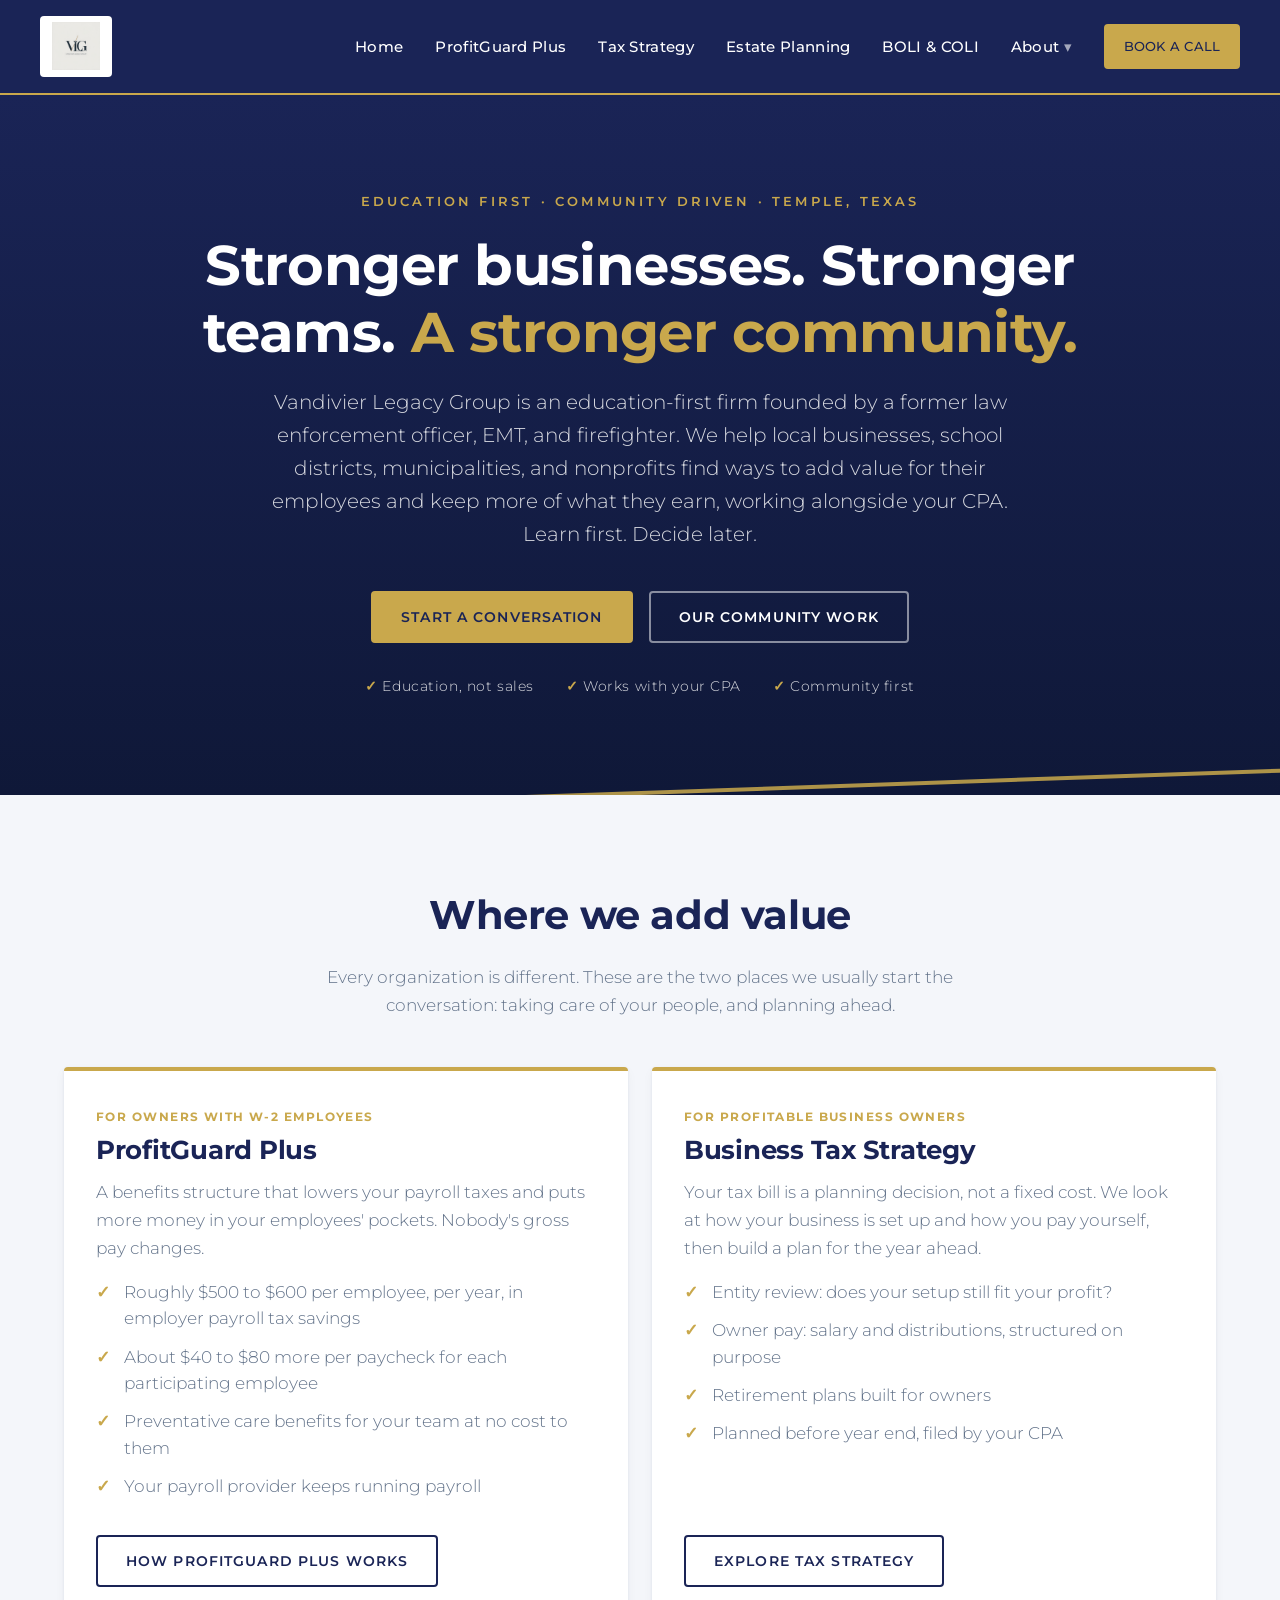
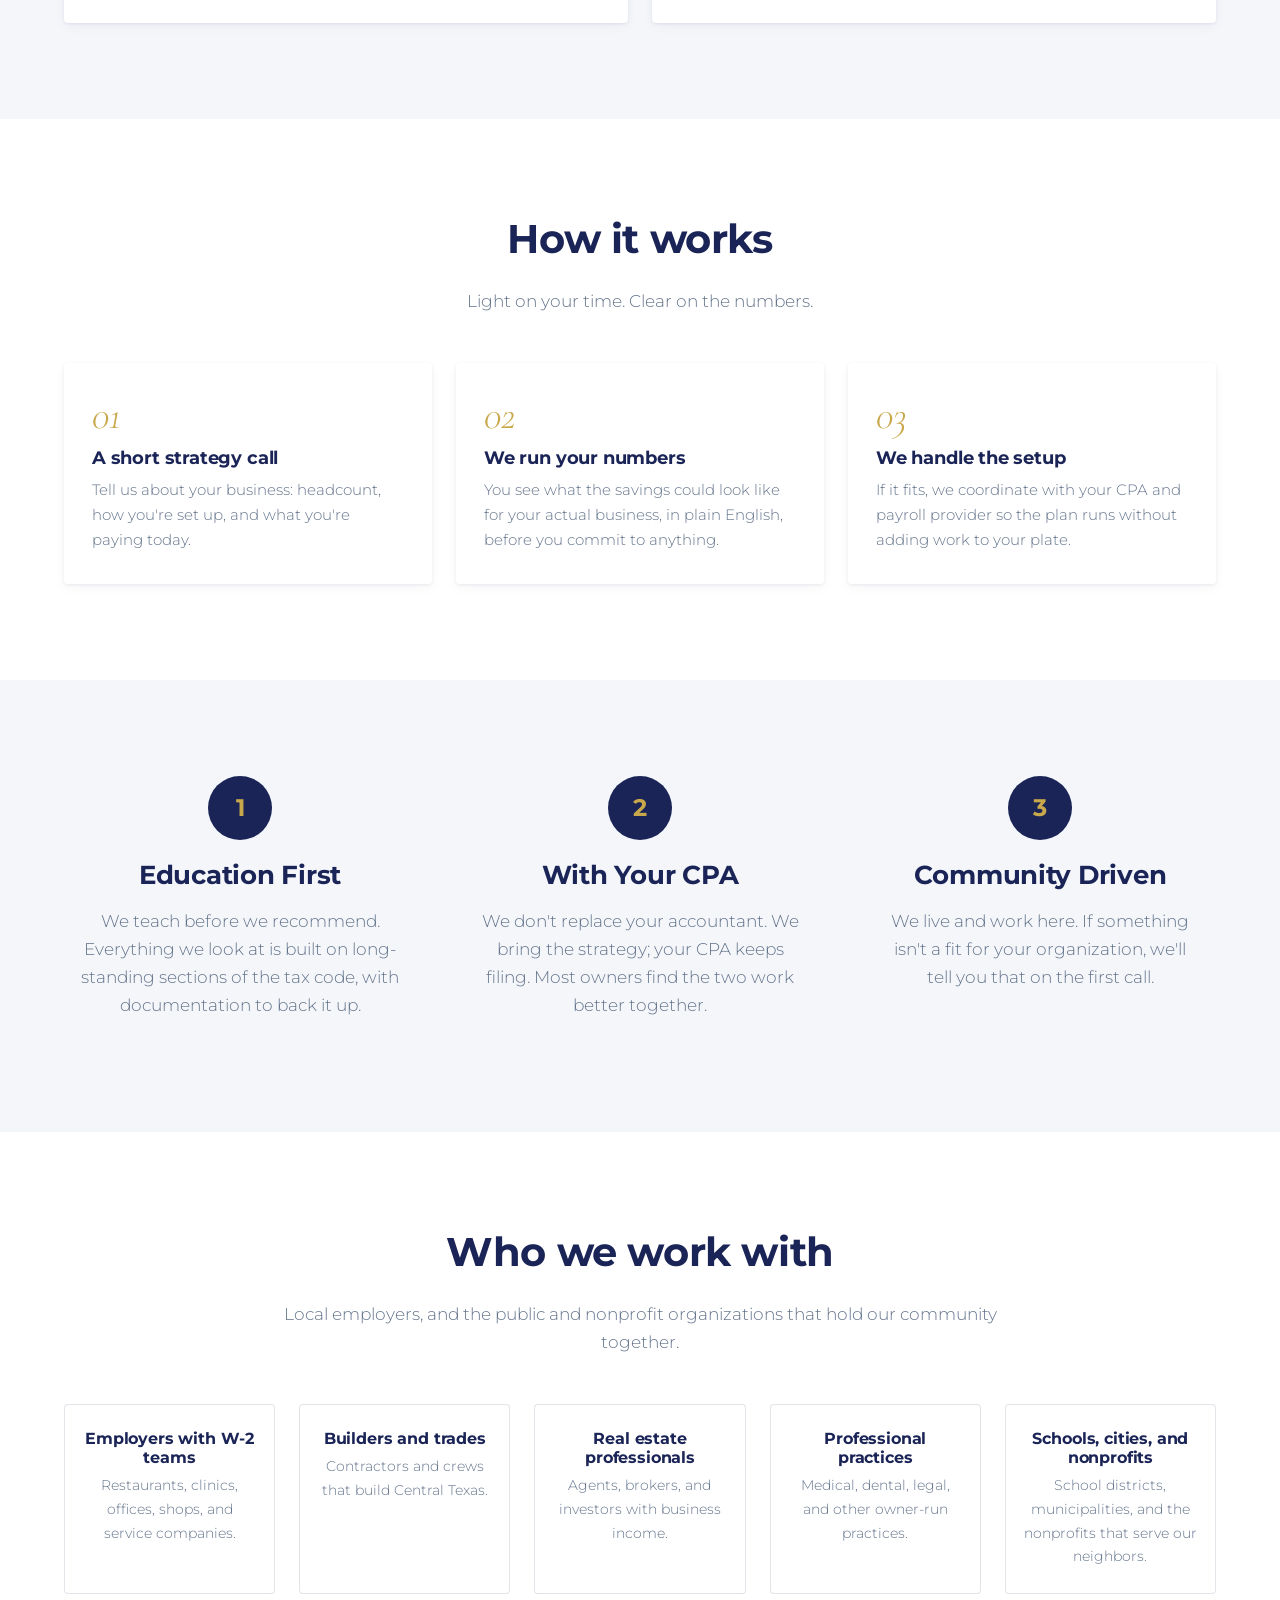
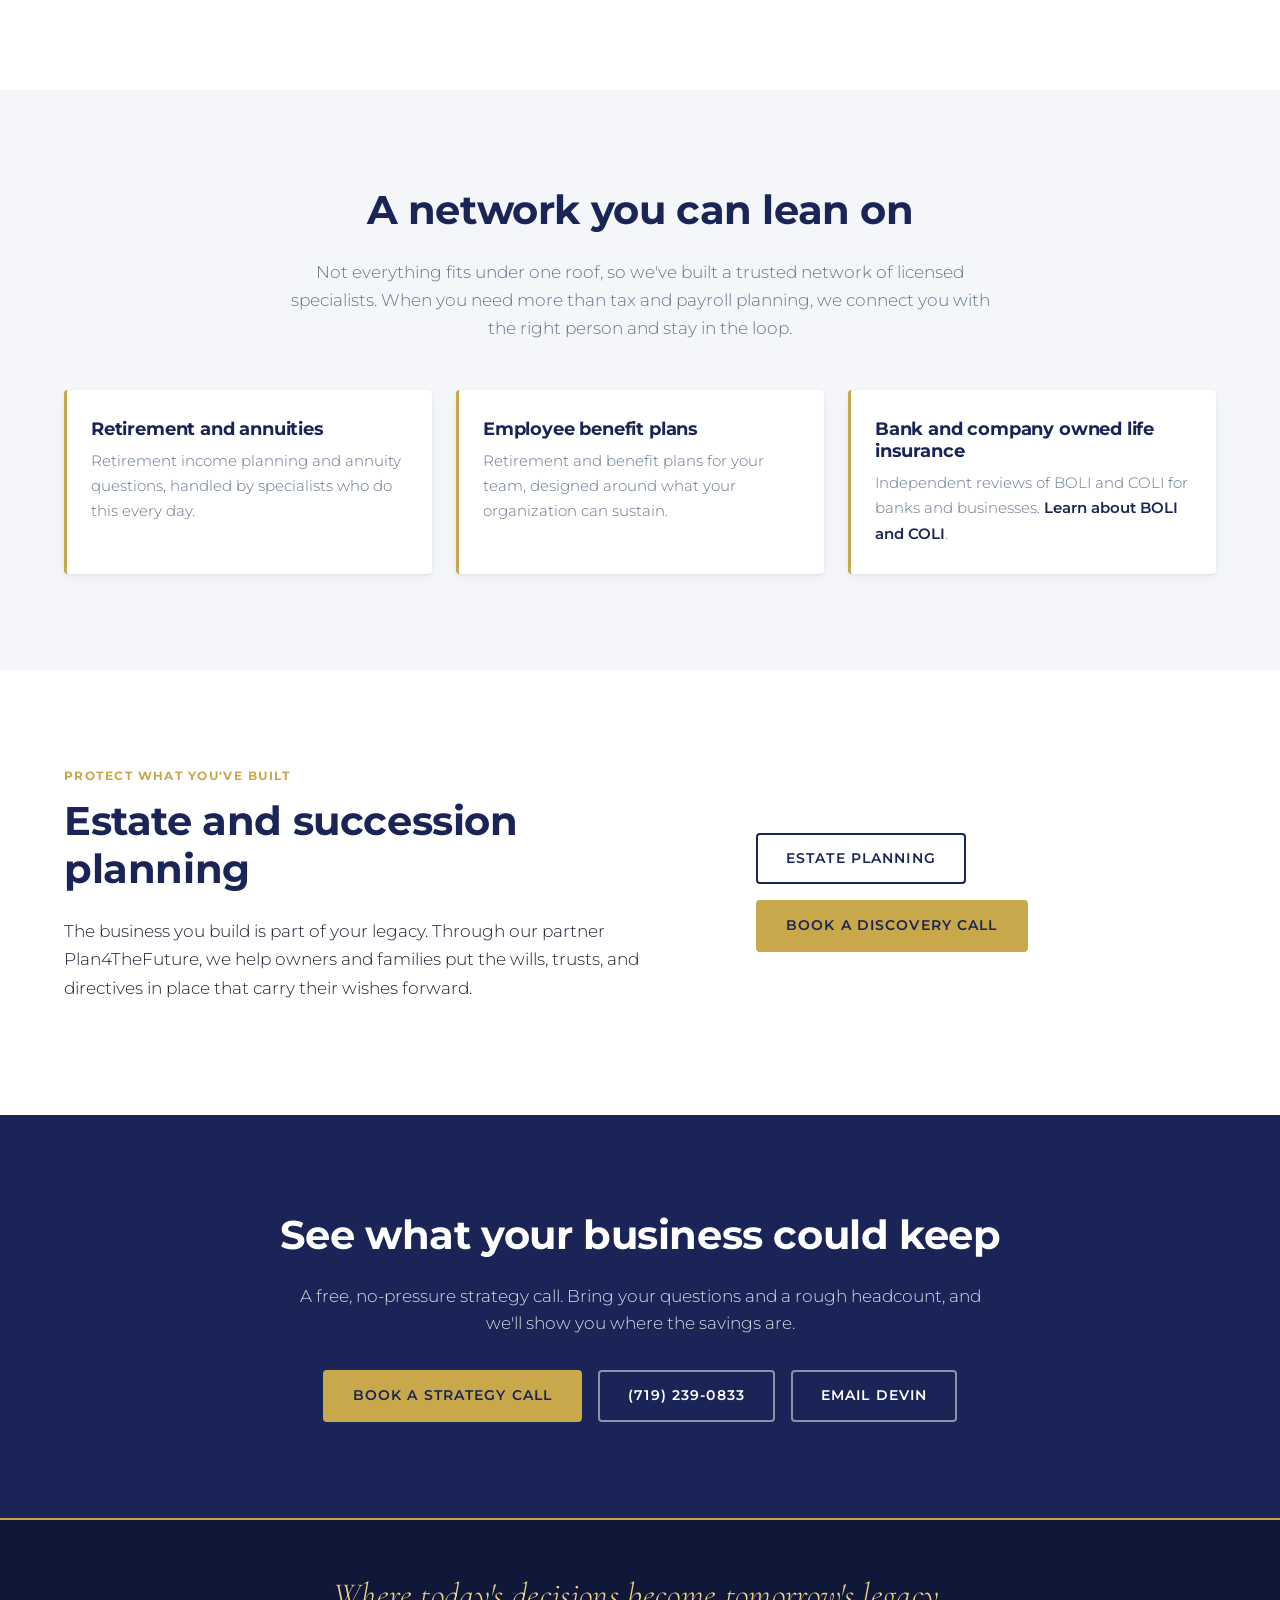
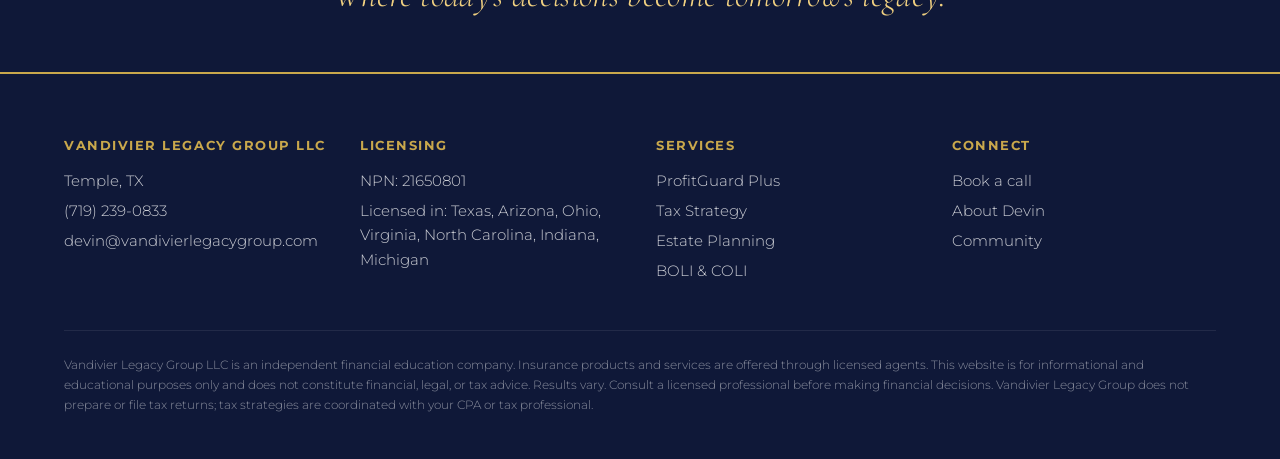
<file: index.html>
<!DOCTYPE html>
<html lang="en">
<head>
  <meta charset="UTF-8">
  <meta name="viewport" content="width=device-width, initial-scale=1.0">
  <title>Vandivier Legacy Group | Payroll &amp; Tax Strategy for Business Owners, Temple TX</title>
  <meta name="description" content="Vandivier Legacy Group helps business owners lower payroll taxes with ProfitGuard Plus and build a year-round tax strategy with their CPA. Based in Temple, Texas. Book a free strategy call.">
  <link rel="preconnect" href="https://fonts.googleapis.com">
  <link rel="preconnect" href="https://fonts.gstatic.com" crossorigin>
  <link href="https://fonts.googleapis.com/css2?family=Cormorant+Garamond:ital,wght@1,300;1,400&family=Montserrat:wght@300;500;600;700&display=swap" rel="stylesheet">
  <link rel="stylesheet" href="/assets/css/styles.css">
  <link rel="icon" href="/assets/brand/VLG_Logo_WhiteBG.png">
  <link rel="canonical" href="https://vandivierlegacygroup.com/">
  <meta property="og:title" content="Vandivier Legacy Group | Tax Strategy for Business Owners">
  <meta property="og:description" content="Lower payroll taxes with ProfitGuard Plus and plan the year ahead with a real tax strategy. Temple, Texas.">
  <meta property="og:url" content="https://vandivierlegacygroup.com/">
  <meta property="og:type" content="website">
  <script type="application/ld+json">
  {
    "@context": "https://schema.org",
    "@type": "ProfessionalService",
    "name": "Vandivier Legacy Group LLC",
    "url": "https://vandivierlegacygroup.com/",
    "logo": "https://vandivierlegacygroup.com/assets/brand/VLG_Logo_WhiteBG.png",
    "telephone": "+1-719-239-0833",
    "email": "devin@vandivierlegacygroup.com",
    "founder": { "@type": "Person", "name": "Devin Vandivier" },
    "address": { "@type": "PostalAddress", "addressLocality": "Temple", "addressRegion": "TX", "addressCountry": "US" },
    "areaServed": ["Texas", "Arizona", "Ohio", "Virginia", "North Carolina", "Indiana", "Michigan"],
    "description": "Payroll tax and business tax strategy for business owners, including ProfitGuard Plus, plus estate and succession planning.",
    "knowsAbout": ["Payroll tax strategy", "Business tax strategy", "ProfitGuard Plus", "Employee benefits", "Estate planning"]
  }
  </script>
</head>
<body>

<header class="site-header">
  <div class="container nav-wrap">
    <a href="/" class="brand-logo">
      <img src="/assets/brand/VLG_Logo_WhiteBG.png" alt="Vandivier Legacy Group">
    </a>
    <button class="menu-toggle" aria-label="Toggle menu" aria-expanded="false">☰</button>
    <nav>
      <ul class="nav-list">
        <li><a href="/">Home</a></li>
        <li><a href="/services/profitguard-plus.html">ProfitGuard Plus</a></li>
        <li><a href="/services/tax-strategy.html">Tax Strategy</a></li>
        <li><a href="/services/estate-planning.html">Estate Planning</a></li>
        <li><a href="/services/boli-coli.html">BOLI &amp; COLI</a></li>
        <li class="has-dropdown">
          <a href="/who-is-vlg.html">About</a>
          <ul class="dropdown-menu">
            <li><a href="/who-is-vlg.html">Who is VLG</a></li>
            <li><a href="/community.html">Community</a></li>
            <li><a href="/social-media.html">Social Media</a></li>
          </ul>
        </li>
        <li class="nav-cta"><a href="https://calendly.com/vandivierlegacygroup" class="btn btn-primary">Book a call</a></li>
      </ul>
    </nav>
  </div>
</header>

<main>

  <section class="hero">
    <div class="container">
      <p class="hero-eyebrow">Education first · Community driven · Temple, Texas</p>
      <h1>Stronger businesses. Stronger teams. <span class="accent">A stronger community.</span></h1>
      <p class="lede">Vandivier Legacy Group is an education-first firm founded by a former law enforcement officer, EMT, and firefighter. We help local businesses, school districts, municipalities, and nonprofits find ways to add value for their employees and keep more of what they earn, working alongside your CPA. Learn first. Decide later.</p>
      <div class="cta-actions">
        <a href="https://calendly.com/vandivierlegacygroup" class="btn btn-primary">Start a conversation</a>
        <a href="/community.html" class="btn btn-outline">Our community work</a>
      </div>
      <ul class="hero-points">
        <li>Education, not sales</li>
        <li>Works with your CPA</li>
        <li>Community first</li>
      </ul>
    </div>
  </section>

  <section class="section bg-cream">
    <div class="container">
      <div class="section-head">
        <h2>Where we add value</h2>
        <p>Every organization is different. These are the two places we usually start the conversation: taking care of your people, and planning ahead.</p>
      </div>
      <div class="feature-grid">
        <article class="feature-card">
          <p class="feature-tag">For owners with W-2 employees</p>
          <h3>ProfitGuard Plus</h3>
          <p>A benefits structure that lowers your payroll taxes and puts more money in your employees' pockets. Nobody's gross pay changes.</p>
          <ul class="check-list">
            <li>Roughly $500 to $600 per employee, per year, in employer payroll tax savings</li>
            <li>About $40 to $80 more per paycheck for each participating employee</li>
            <li>Preventative care benefits for your team at no cost to them</li>
            <li>Your payroll provider keeps running payroll</li>
          </ul>
          <a href="/services/profitguard-plus.html" class="btn btn-ghost">How ProfitGuard Plus works</a>
        </article>
        <article class="feature-card">
          <p class="feature-tag">For profitable business owners</p>
          <h3>Business Tax Strategy</h3>
          <p>Your tax bill is a planning decision, not a fixed cost. We look at how your business is set up and how you pay yourself, then build a plan for the year ahead.</p>
          <ul class="check-list">
            <li>Entity review: does your setup still fit your profit?</li>
            <li>Owner pay: salary and distributions, structured on purpose</li>
            <li>Retirement plans built for owners</li>
            <li>Planned before year end, filed by your CPA</li>
          </ul>
          <a href="/services/tax-strategy.html" class="btn btn-ghost">Explore tax strategy</a>
        </article>
      </div>
    </div>
  </section>

  <section class="section bg-white">
    <div class="container">
      <div class="section-head">
        <h2>How it works</h2>
        <p>Light on your time. Clear on the numbers.</p>
      </div>
      <div class="steps">
        <div class="step">
          <h3>A short strategy call</h3>
          <p>Tell us about your business: headcount, how you're set up, and what you're paying today.</p>
        </div>
        <div class="step">
          <h3>We run your numbers</h3>
          <p>You see what the savings could look like for your actual business, in plain English, before you commit to anything.</p>
        </div>
        <div class="step">
          <h3>We handle the setup</h3>
          <p>If it fits, we coordinate with your CPA and payroll provider so the plan runs without adding work to your plate.</p>
        </div>
      </div>
    </div>
  </section>

  <section class="section bg-cream">
    <div class="container">
      <div class="props-grid">
        <div class="prop">
          <div class="icon-wrap">1</div>
          <h3>Education First</h3>
          <p>We teach before we recommend. Everything we look at is built on long-standing sections of the tax code, with documentation to back it up.</p>
        </div>
        <div class="prop">
          <div class="icon-wrap">2</div>
          <h3>With Your CPA</h3>
          <p>We don't replace your accountant. We bring the strategy; your CPA keeps filing. Most owners find the two work better together.</p>
        </div>
        <div class="prop">
          <div class="icon-wrap">3</div>
          <h3>Community Driven</h3>
          <p>We live and work here. If something isn't a fit for your organization, we'll tell you that on the first call.</p>
        </div>
      </div>
    </div>
  </section>

  <section class="section bg-white">
    <div class="container">
      <div class="section-head">
        <h2>Who we work with</h2>
        <p>Local employers, and the public and nonprofit organizations that hold our community together.</p>
      </div>
      <div class="who-list">
        <div>
          <h3>Employers with W-2 teams</h3>
          <p>Restaurants, clinics, offices, shops, and service companies.</p>
        </div>
        <div>
          <h3>Builders and trades</h3>
          <p>Contractors and crews that build Central Texas.</p>
        </div>
        <div>
          <h3>Real estate professionals</h3>
          <p>Agents, brokers, and investors with business income.</p>
        </div>
        <div>
          <h3>Professional practices</h3>
          <p>Medical, dental, legal, and other owner-run practices.</p>
        </div>
        <div>
          <h3>Schools, cities, and nonprofits</h3>
          <p>School districts, municipalities, and the nonprofits that serve our neighbors.</p>
        </div>
      </div>
    </div>
  </section>

  <section class="section bg-cream" id="network">
    <div class="container">
      <div class="section-head">
        <h2>A network you can lean on</h2>
        <p>Not everything fits under one roof, so we've built a trusted network of licensed specialists. When you need more than tax and payroll planning, we connect you with the right person and stay in the loop.</p>
      </div>
      <div class="strategy-grid">
        <article class="strategy">
          <h3>Retirement and annuities</h3>
          <p>Retirement income planning and annuity questions, handled by specialists who do this every day.</p>
        </article>
        <article class="strategy">
          <h3>Employee benefit plans</h3>
          <p>Retirement and benefit plans for your team, designed around what your organization can sustain.</p>
        </article>
        <article class="strategy">
          <h3>Bank and company owned life insurance</h3>
          <p>Independent reviews of BOLI and COLI for banks and businesses. <a href="/services/boli-coli.html">Learn about BOLI and COLI</a>.</p>
        </article>
      </div>
    </div>
  </section>

  <section class="section bg-white">
    <div class="container">
      <div class="estate-band">
        <div>
          <p class="feature-tag" style="color:var(--gold);font-weight:700;letter-spacing:0.12em;text-transform:uppercase;font-size:0.75rem;">Protect what you've built</p>
          <h2>Estate and succession planning</h2>
          <p>The business you build is part of your legacy. Through our partner Plan4TheFuture, we help owners and families put the wills, trusts, and directives in place that carry their wishes forward.</p>
        </div>
        <div class="cta-actions">
          <a href="/services/estate-planning.html" class="btn btn-ghost">Estate planning</a>
          <a href="https://www.plan4thefuture.com/partner/devin-vandivier" class="btn btn-primary" target="_blank" rel="noopener">Book a discovery call</a>
        </div>
      </div>
    </div>
  </section>

  <section class="cta-section">
    <div class="container">
      <h2>See what your business could keep</h2>
      <p>A free, no-pressure strategy call. Bring your questions and a rough headcount, and we'll show you where the savings are.</p>
      <div class="cta-actions">
        <a href="https://calendly.com/vandivierlegacygroup" class="btn btn-primary">Book a strategy call</a>
        <a href="tel:7192390833" class="btn btn-outline">(719) 239-0833</a>
        <a href="mailto:devin@vandivierlegacygroup.com" class="btn btn-outline">Email Devin</a>
      </div>
    </div>
  </section>

  <section class="slogan-strip">
    <div class="container">
      <p>Where today's decisions become tomorrow's legacy.</p>
    </div>
  </section>

</main>

<footer class="site-footer">
  <div class="container">
    <div class="footer-top">
      <div class="footer-col">
        <h4>Vandivier Legacy Group LLC</h4>
        <p>Temple, TX</p>
        <p><a href="tel:7192390833">(719) 239-0833</a></p>
        <p><a href="mailto:devin@vandivierlegacygroup.com">devin@vandivierlegacygroup.com</a></p>
      </div>
      <div class="footer-col">
        <h4>Licensing</h4>
        <p>NPN: 21650801</p>
        <p>Licensed in: Texas, Arizona, Ohio, Virginia, North Carolina, Indiana, Michigan</p>
      </div>
      <div class="footer-col">
        <h4>Services</h4>
        <p><a href="/services/profitguard-plus.html">ProfitGuard Plus</a></p>
        <p><a href="/services/tax-strategy.html">Tax Strategy</a></p>
        <p><a href="/services/estate-planning.html">Estate Planning</a></p>
        <p><a href="/services/boli-coli.html">BOLI &amp; COLI</a></p>
      </div>
      <div class="footer-col">
        <h4>Connect</h4>
        <p><a href="https://calendly.com/vandivierlegacygroup">Book a call</a></p>
        <p><a href="/who-is-vlg.html">About Devin</a></p>
        <p><a href="/community.html">Community</a></p>
      </div>
    </div>
    <p class="footer-disclaimer">Vandivier Legacy Group LLC is an independent financial education company. Insurance products and services are offered through licensed agents. This website is for informational and educational purposes only and does not constitute financial, legal, or tax advice. Results vary. Consult a licensed professional before making financial decisions. Vandivier Legacy Group does not prepare or file tax returns; tax strategies are coordinated with your CPA or tax professional.</p>
  </div>
</footer>

<script src="/assets/js/main.js"></script>

</body>
</html>
</file>
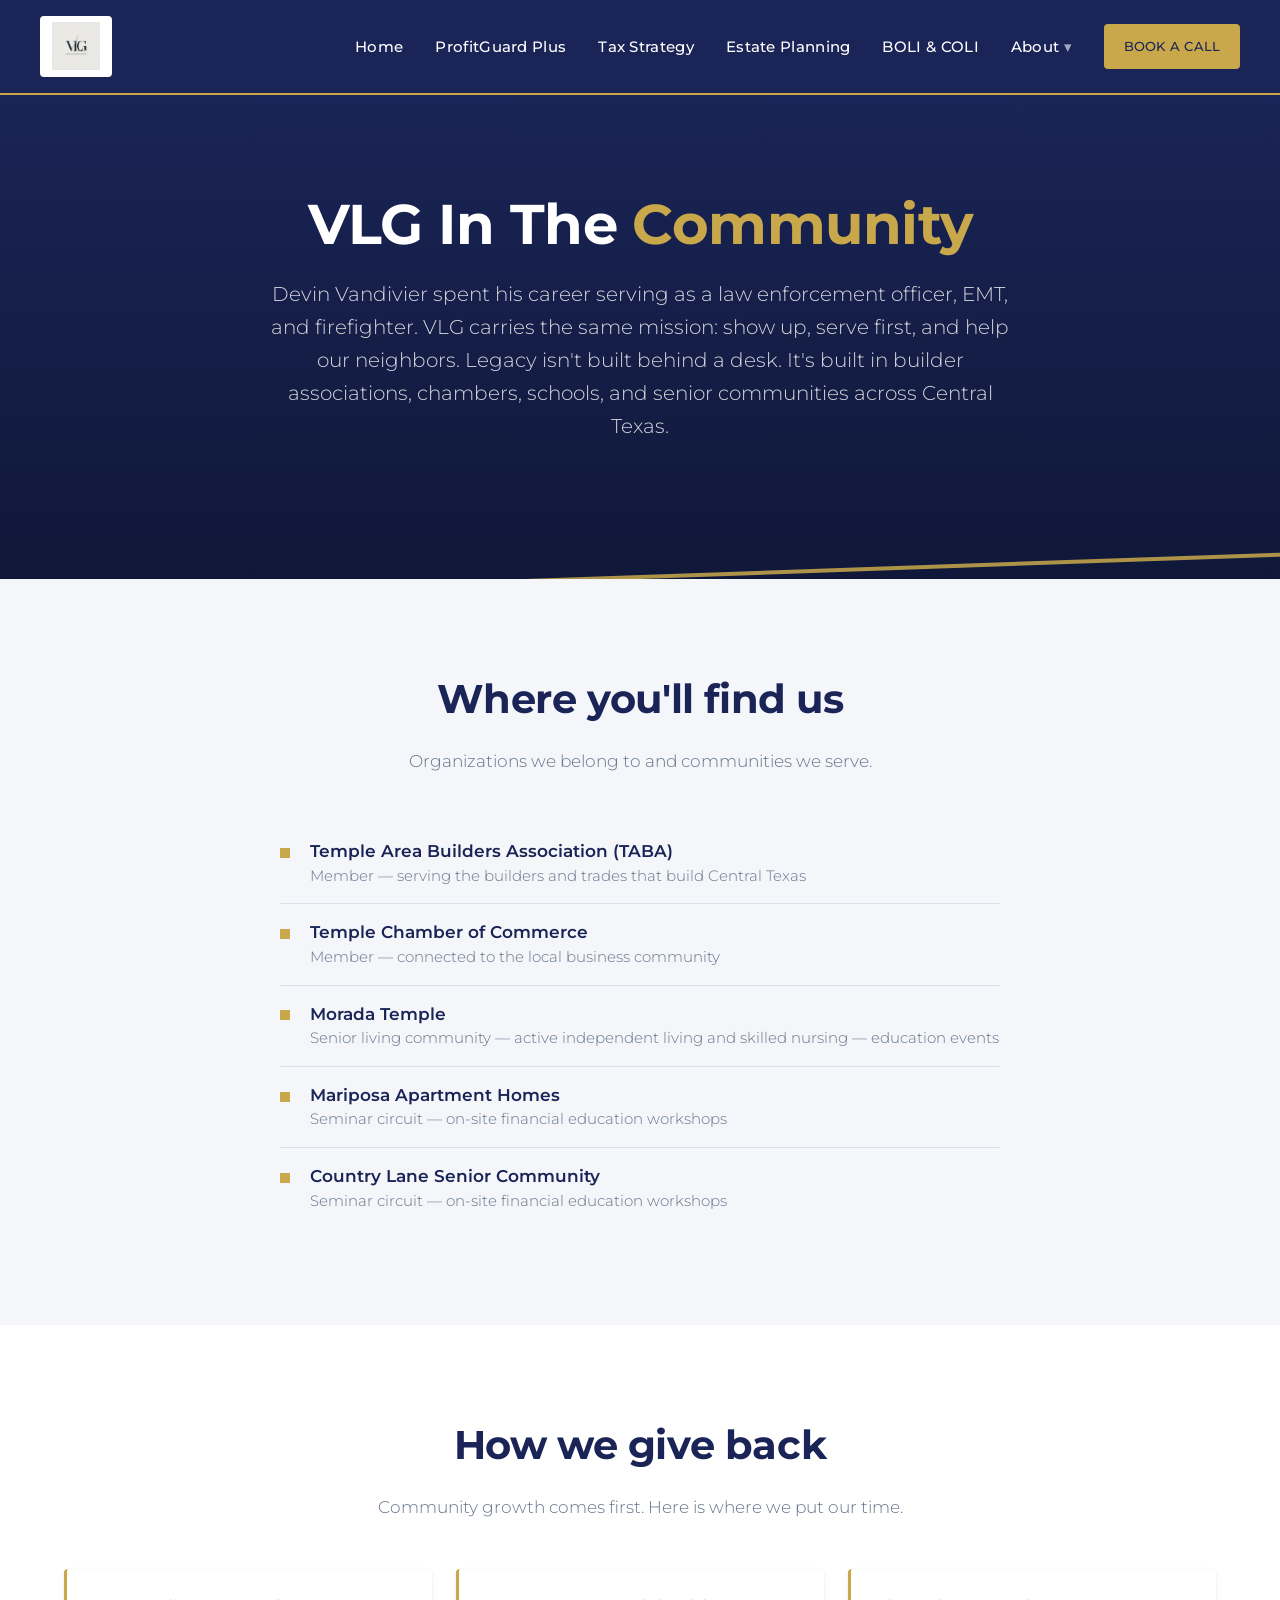
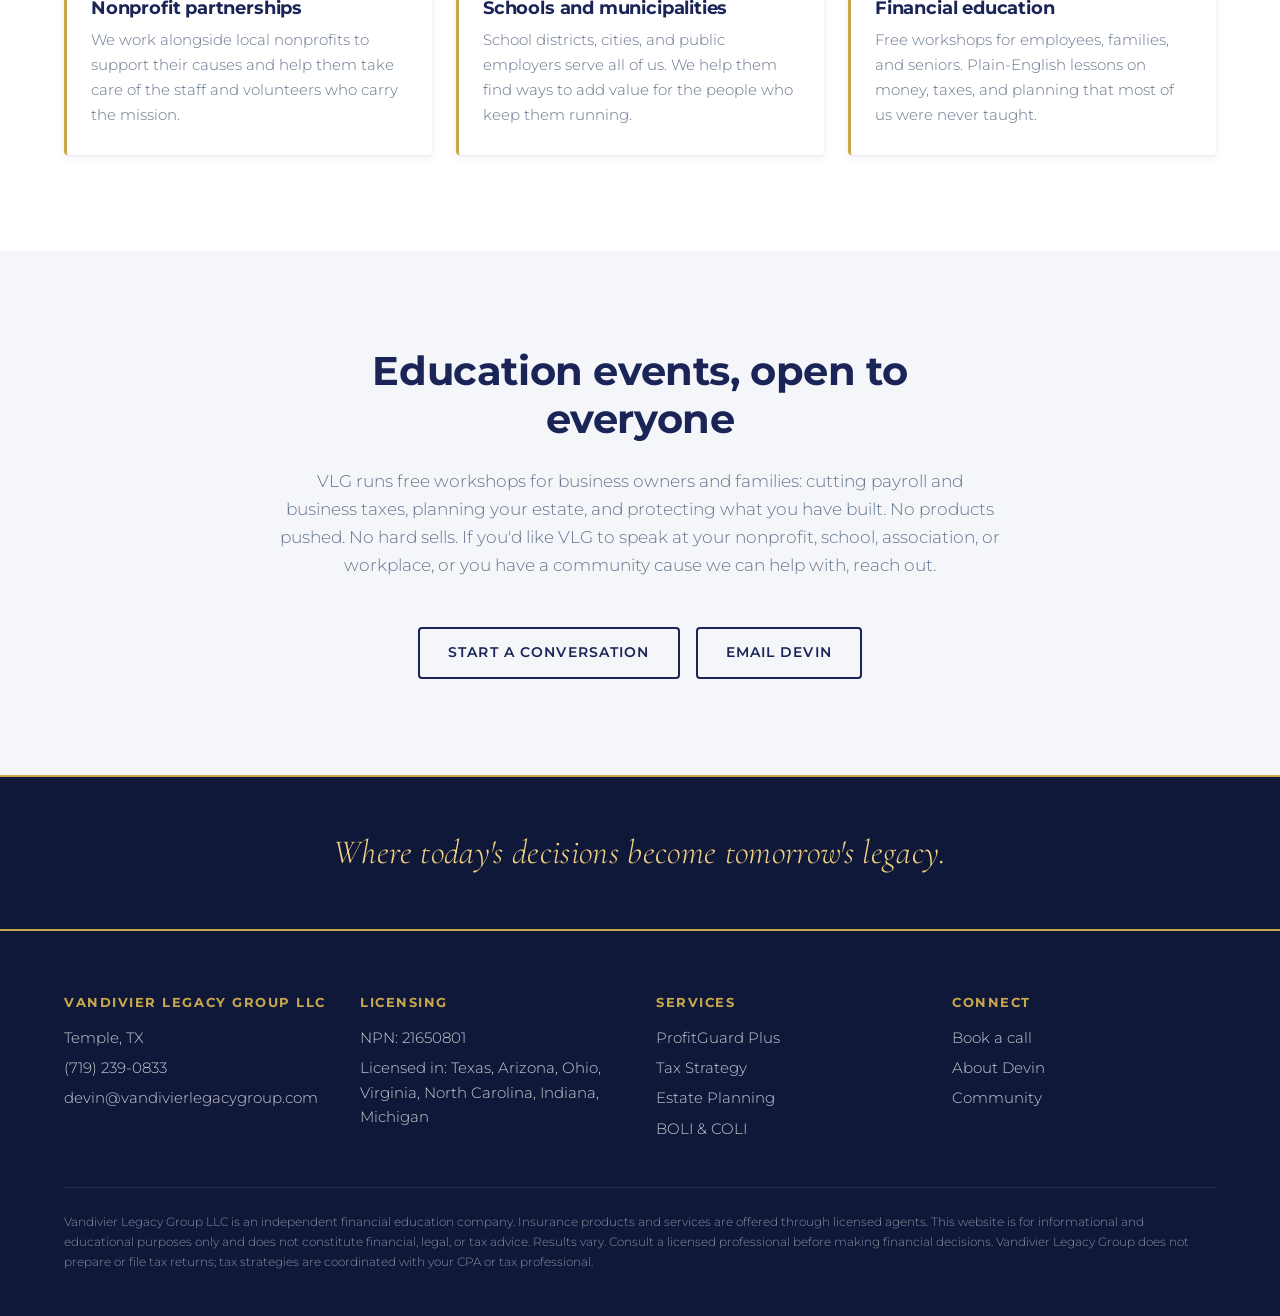
<file: community.html>
<!DOCTYPE html>
<html lang="en">
<head>
  <meta charset="UTF-8">
  <meta name="viewport" content="width=device-width, initial-scale=1.0">
  <title>Community — Vandivier Legacy Group</title>
  <meta name="description" content="Community first. Founded by a former law enforcement officer, EMT, and firefighter, VLG partners with Central Texas nonprofits, schools, and municipalities and hosts free financial education events.">
  <link rel="preconnect" href="https://fonts.googleapis.com">
  <link rel="preconnect" href="https://fonts.gstatic.com" crossorigin>
  <link href="https://fonts.googleapis.com/css2?family=Cormorant+Garamond:ital,wght@1,300;1,400&family=Montserrat:wght@300;500;600;700&display=swap" rel="stylesheet">
  <link rel="stylesheet" href="/assets/css/styles.css">
  <link rel="icon" href="/assets/brand/VLG_Logo_WhiteBG.png">
</head>
<body>

<header class="site-header">
  <div class="container nav-wrap">
    <a href="/" class="brand-logo">
      <img src="/assets/brand/VLG_Logo_WhiteBG.png" alt="Vandivier Legacy Group">
    </a>
    <button class="menu-toggle" aria-label="Toggle menu" aria-expanded="false">☰</button>
    <nav>
      <ul class="nav-list">
        <li><a href="/">Home</a></li>
        <li><a href="/services/profitguard-plus.html">ProfitGuard Plus</a></li>
        <li><a href="/services/tax-strategy.html">Tax Strategy</a></li>
        <li><a href="/services/estate-planning.html">Estate Planning</a></li>
        <li><a href="/services/boli-coli.html">BOLI &amp; COLI</a></li>
        <li class="has-dropdown">
          <a href="/who-is-vlg.html">About</a>
          <ul class="dropdown-menu">
            <li><a href="/who-is-vlg.html">Who is VLG</a></li>
            <li><a href="/community.html">Community</a></li>
            <li><a href="/social-media.html">Social Media</a></li>
          </ul>
        </li>
        <li class="nav-cta"><a href="https://calendly.com/vandivierlegacygroup" class="btn btn-primary">Book a call</a></li>
      </ul>
    </nav>
  </div>
</header>

<main>
  <section class="hero">
    <div class="container">
      <h1>VLG In The <span class="accent">Community</span></h1>
      <p class="lede">Devin Vandivier spent his career serving as a law enforcement officer, EMT, and firefighter. VLG carries the same mission: show up, serve first, and help our neighbors. Legacy isn't built behind a desk. It's built in builder associations, chambers, schools, and senior communities across Central Texas.</p>
    </div>
  </section>

  <section class="section bg-cream">
    <div class="container">
      <div class="section-head">
        <h2>Where you'll find us</h2>
        <p>Organizations we belong to and communities we serve.</p>
      </div>
      <ul class="affiliation-list">
        <li>
          <span class="affil-name">Temple Area Builders Association (TABA)</span>
          <span class="affil-role">Member — serving the builders and trades that build Central Texas</span>
        </li>
        <li>
          <span class="affil-name">Temple Chamber of Commerce</span>
          <span class="affil-role">Member — connected to the local business community</span>
        </li>
        <li>
          <span class="affil-name">Morada Temple</span>
          <span class="affil-role">Senior living community — active independent living and skilled nursing — education events</span>
        </li>
        <li>
          <span class="affil-name">Mariposa Apartment Homes</span>
          <span class="affil-role">Seminar circuit — on-site financial education workshops</span>
        </li>
        <li>
          <span class="affil-name">Country Lane Senior Community</span>
          <span class="affil-role">Seminar circuit — on-site financial education workshops</span>
        </li>
      </ul>
    </div>
  </section>

  <section class="section bg-white">
    <div class="container">
      <div class="section-head">
        <h2>How we give back</h2>
        <p>Community growth comes first. Here is where we put our time.</p>
      </div>
      <div class="strategy-grid">
        <article class="strategy">
          <h3>Nonprofit partnerships</h3>
          <p>We work alongside local nonprofits to support their causes and help them take care of the staff and volunteers who carry the mission.</p>
        </article>
        <article class="strategy">
          <h3>Schools and municipalities</h3>
          <p>School districts, cities, and public employers serve all of us. We help them find ways to add value for the people who keep them running.</p>
        </article>
        <article class="strategy">
          <h3>Financial education</h3>
          <p>Free workshops for employees, families, and seniors. Plain-English lessons on money, taxes, and planning that most of us were never taught.</p>
        </article>
      </div>
    </div>
  </section>

  <section class="section bg-cream">
    <div class="container">
      <div class="section-head">
        <h2>Education events, open to everyone</h2>
        <p>VLG runs free workshops for business owners and families: cutting payroll and business taxes, planning your estate, and protecting what you have built. No products pushed. No hard sells. If you'd like VLG to speak at your nonprofit, school, association, or workplace, or you have a community cause we can help with, reach out.</p>
      </div>
      <div class="cta-actions">
        <a href="https://calendly.com/vandivierlegacygroup" class="btn btn-ghost">Start a conversation</a>
        <a href="mailto:devin@vandivierlegacygroup.com" class="btn btn-ghost">Email Devin</a>
      </div>
    </div>
  </section>

  <section class="slogan-strip">
    <div class="container">
      <p>Where today's decisions become tomorrow's legacy.</p>
    </div>
  </section>
</main>

<footer class="site-footer">
  <div class="container">
    <div class="footer-top">
      <div class="footer-col">
        <h4>Vandivier Legacy Group LLC</h4>
        <p>Temple, TX</p>
        <p><a href="tel:7192390833">(719) 239-0833</a></p>
        <p><a href="mailto:devin@vandivierlegacygroup.com">devin@vandivierlegacygroup.com</a></p>
      </div>
      <div class="footer-col">
        <h4>Licensing</h4>
        <p>NPN: 21650801</p>
        <p>Licensed in: Texas, Arizona, Ohio, Virginia, North Carolina, Indiana, Michigan</p>
      </div>
      <div class="footer-col">
        <h4>Services</h4>
        <p><a href="/services/profitguard-plus.html">ProfitGuard Plus</a></p>
        <p><a href="/services/tax-strategy.html">Tax Strategy</a></p>
        <p><a href="/services/estate-planning.html">Estate Planning</a></p>
        <p><a href="/services/boli-coli.html">BOLI &amp; COLI</a></p>
      </div>
      <div class="footer-col">
        <h4>Connect</h4>
        <p><a href="https://calendly.com/vandivierlegacygroup">Book a call</a></p>
        <p><a href="/who-is-vlg.html">About Devin</a></p>
        <p><a href="/community.html">Community</a></p>
      </div>
    </div>
    <p class="footer-disclaimer">Vandivier Legacy Group LLC is an independent financial education company. Insurance products and services are offered through licensed agents. This website is for informational and educational purposes only and does not constitute financial, legal, or tax advice. Results vary. Consult a licensed professional before making financial decisions. Vandivier Legacy Group does not prepare or file tax returns; tax strategies are coordinated with your CPA or tax professional.</p>
  </div>
</footer>

<script src="/assets/js/main.js"></script>
</body>
</html>
</file>
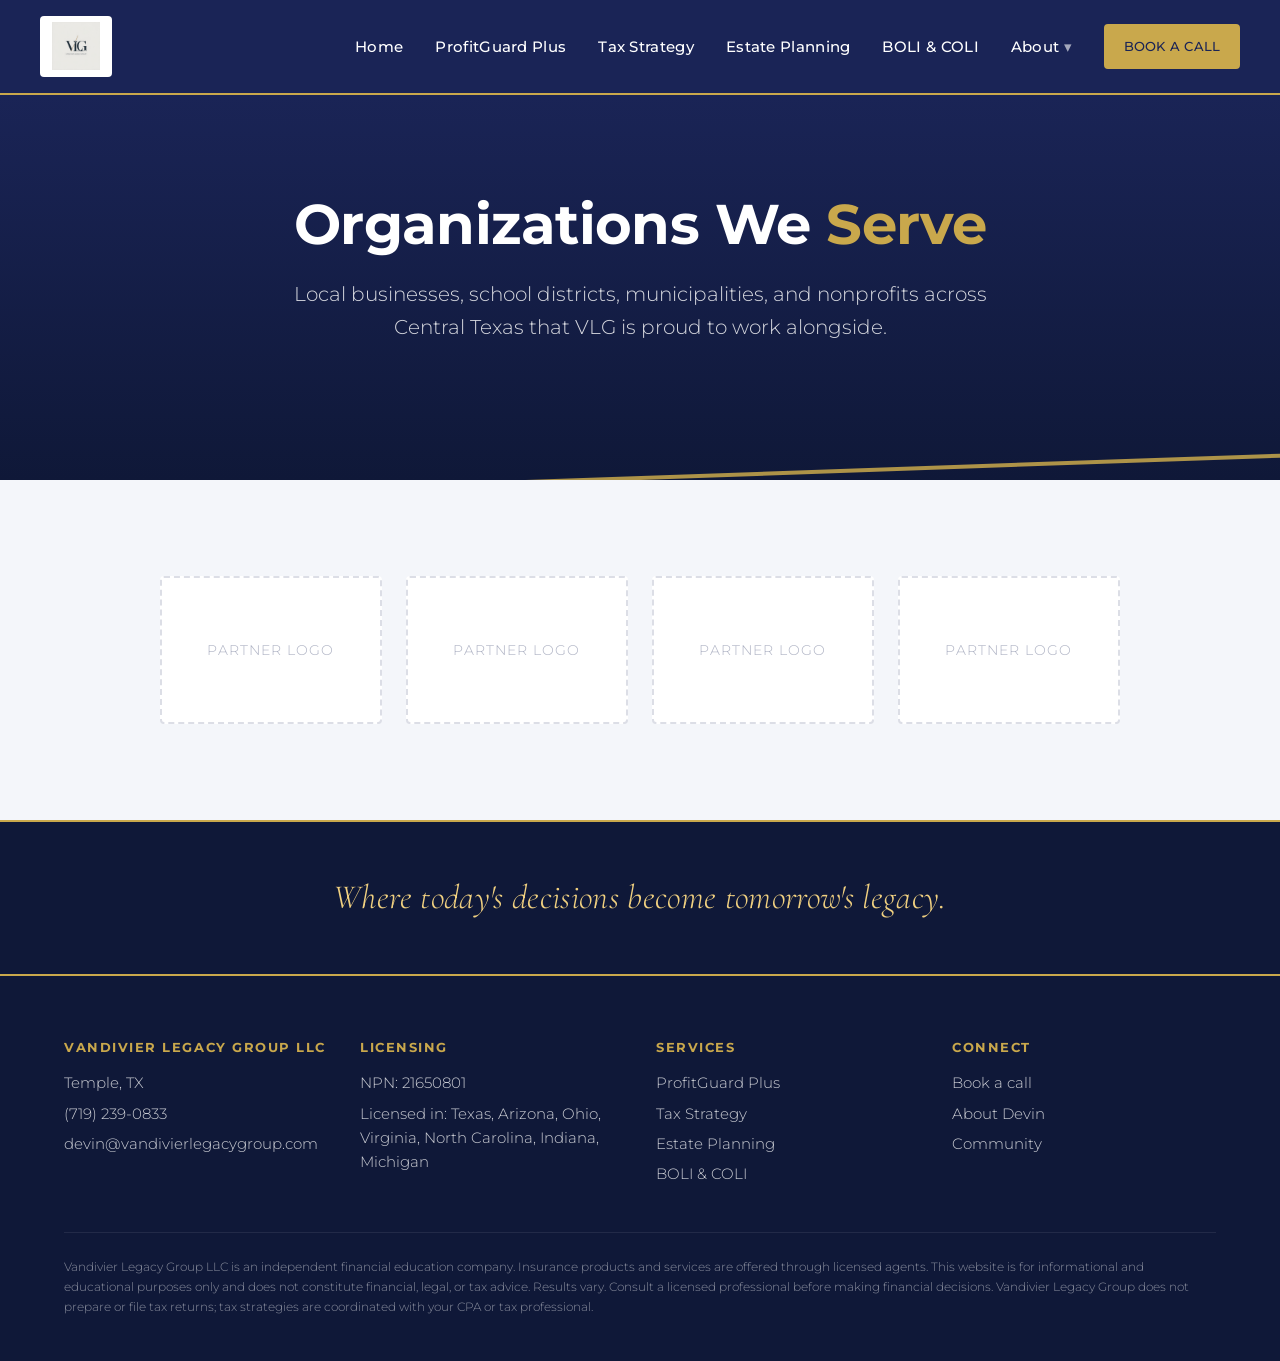
<file: partners.html>
<!DOCTYPE html>
<html lang="en">
<head>
  <meta charset="UTF-8">
  <meta name="viewport" content="width=device-width, initial-scale=1.0">
  <title>Organizations We Serve | Vandivier Legacy Group</title>
  <meta name="description" content="Businesses, school districts, municipalities, and nonprofits that work with Vandivier Legacy Group.">
  <link rel="preconnect" href="https://fonts.googleapis.com">
  <link rel="preconnect" href="https://fonts.gstatic.com" crossorigin>
  <link href="https://fonts.googleapis.com/css2?family=Cormorant+Garamond:ital,wght@1,300;1,400&family=Montserrat:wght@300;500;600;700&display=swap" rel="stylesheet">
  <link rel="stylesheet" href="/assets/css/styles.css">
  <link rel="icon" href="/assets/brand/VLG_Logo_WhiteBG.png">
  <meta name="robots" content="noindex, nofollow">
</head>
<body>

<header class="site-header">
  <div class="container nav-wrap">
    <a href="/" class="brand-logo">
      <img src="/assets/brand/VLG_Logo_WhiteBG.png" alt="Vandivier Legacy Group">
    </a>
    <button class="menu-toggle" aria-label="Toggle menu" aria-expanded="false">☰</button>
    <nav>
      <ul class="nav-list">
        <li><a href="/">Home</a></li>
        <li><a href="/services/profitguard-plus.html">ProfitGuard Plus</a></li>
        <li><a href="/services/tax-strategy.html">Tax Strategy</a></li>
        <li><a href="/services/estate-planning.html">Estate Planning</a></li>
        <li><a href="/services/boli-coli.html">BOLI &amp; COLI</a></li>
        <li class="has-dropdown">
          <a href="/who-is-vlg.html">About</a>
          <ul class="dropdown-menu">
            <li><a href="/who-is-vlg.html">Who is VLG</a></li>
            <li><a href="/community.html">Community</a></li>
            <li><a href="/social-media.html">Social Media</a></li>
          </ul>
        </li>
        <li class="nav-cta"><a href="https://calendly.com/vandivierlegacygroup" class="btn btn-primary">Book a call</a></li>
      </ul>
    </nav>
  </div>
</header>

<main>
  <!-- HIDDEN PAGE: not in the menu, footer, or sitemap, and marked noindex.
       To add a partner: copy one <li class="partner-logo"> block, drop the logo file in
       /assets/partners/, and only add organizations that have agreed to be listed. -->
  <section class="hero">
    <div class="container">
      <h1>Organizations We <span class="accent">Serve</span></h1>
      <p class="lede">Local businesses, school districts, municipalities, and nonprofits across Central Texas that VLG is proud to work alongside.</p>
    </div>
  </section>

  <section class="section bg-cream">
    <div class="container">
      <ul class="partner-grid">
        <li class="partner-logo partner-placeholder">Partner logo</li>
        <li class="partner-logo partner-placeholder">Partner logo</li>
        <li class="partner-logo partner-placeholder">Partner logo</li>
        <li class="partner-logo partner-placeholder">Partner logo</li>
      </ul>
    </div>
  </section>

  <section class="slogan-strip">
    <div class="container">
      <p>Where today's decisions become tomorrow's legacy.</p>
    </div>
  </section>
</main>

<footer class="site-footer">
  <div class="container">
    <div class="footer-top">
      <div class="footer-col">
        <h4>Vandivier Legacy Group LLC</h4>
        <p>Temple, TX</p>
        <p><a href="tel:7192390833">(719) 239-0833</a></p>
        <p><a href="mailto:devin@vandivierlegacygroup.com">devin@vandivierlegacygroup.com</a></p>
      </div>
      <div class="footer-col">
        <h4>Licensing</h4>
        <p>NPN: 21650801</p>
        <p>Licensed in: Texas, Arizona, Ohio, Virginia, North Carolina, Indiana, Michigan</p>
      </div>
      <div class="footer-col">
        <h4>Services</h4>
        <p><a href="/services/profitguard-plus.html">ProfitGuard Plus</a></p>
        <p><a href="/services/tax-strategy.html">Tax Strategy</a></p>
        <p><a href="/services/estate-planning.html">Estate Planning</a></p>
        <p><a href="/services/boli-coli.html">BOLI &amp; COLI</a></p>
      </div>
      <div class="footer-col">
        <h4>Connect</h4>
        <p><a href="https://calendly.com/vandivierlegacygroup">Book a call</a></p>
        <p><a href="/who-is-vlg.html">About Devin</a></p>
        <p><a href="/community.html">Community</a></p>
      </div>
    </div>
    <p class="footer-disclaimer">Vandivier Legacy Group LLC is an independent financial education company. Insurance products and services are offered through licensed agents. This website is for informational and educational purposes only and does not constitute financial, legal, or tax advice. Results vary. Consult a licensed professional before making financial decisions. Vandivier Legacy Group does not prepare or file tax returns; tax strategies are coordinated with your CPA or tax professional.</p>
  </div>
</footer>

<script src="/assets/js/main.js"></script>
</body>
</html>
</file>
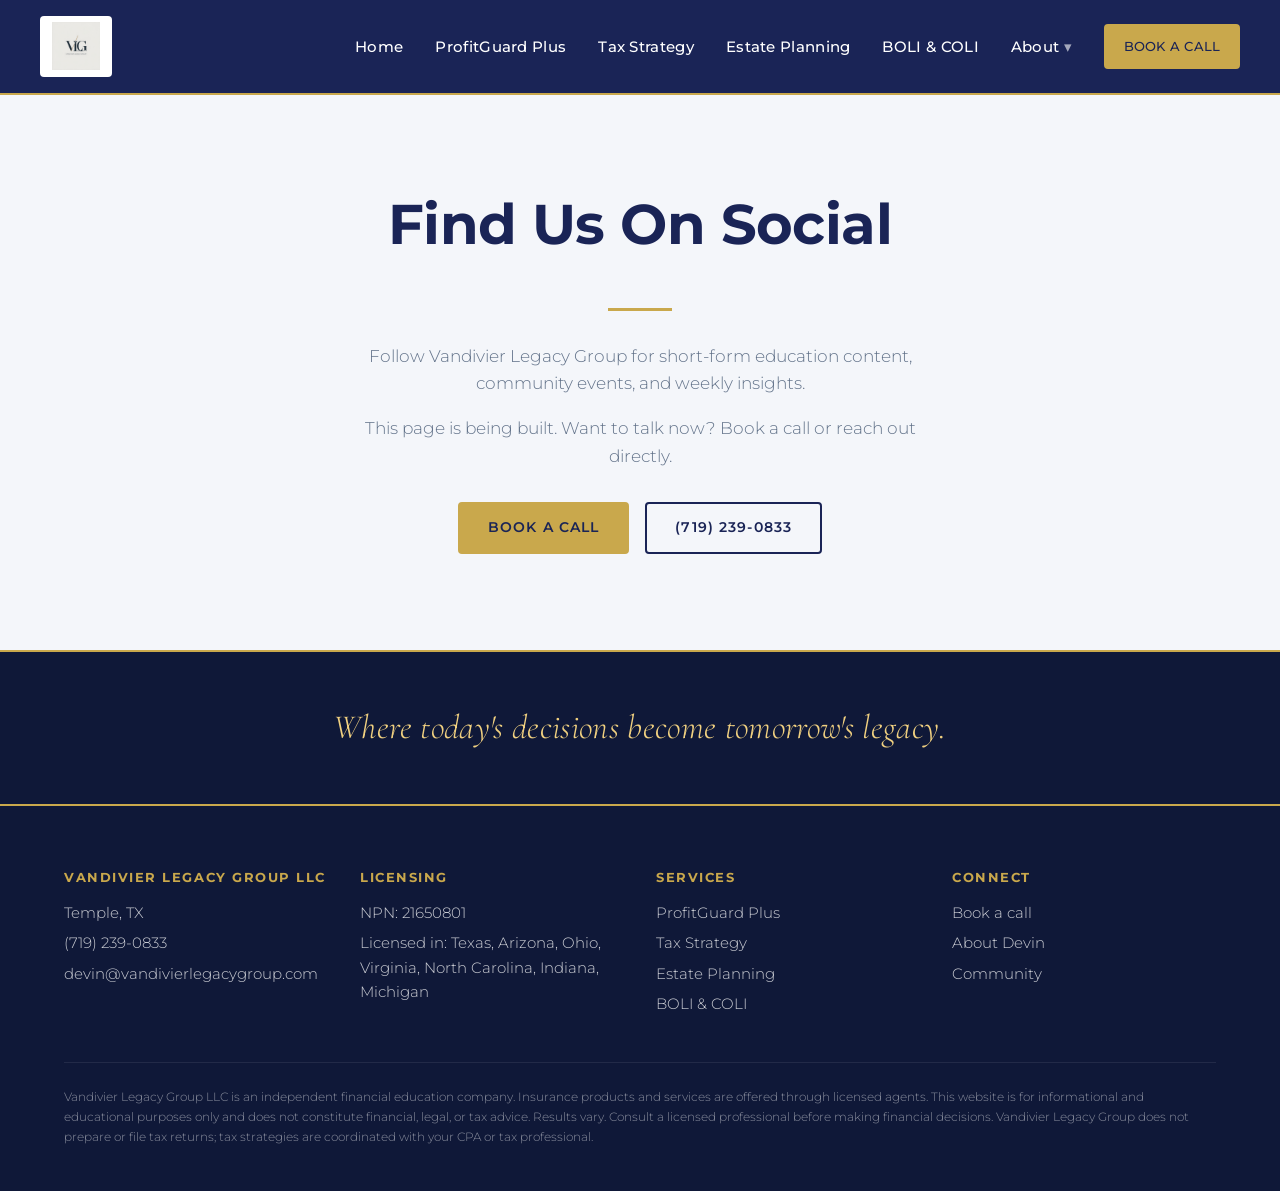
<file: social-media.html>
<!DOCTYPE html>
<html lang="en">
<head>
  <meta charset="UTF-8">
  <meta name="viewport" content="width=device-width, initial-scale=1.0">
  <title>Social Media — Vandivier Legacy Group</title>
  <meta name="description" content="Follow Vandivier Legacy Group for short-form education content, community events, and weekly insights.">
  <link rel="preconnect" href="https://fonts.googleapis.com">
  <link rel="preconnect" href="https://fonts.gstatic.com" crossorigin>
  <link href="https://fonts.googleapis.com/css2?family=Cormorant+Garamond:ital,wght@1,300;1,400&family=Montserrat:wght@300;500;600;700&display=swap" rel="stylesheet">
  <link rel="stylesheet" href="/assets/css/styles.css">
  <link rel="icon" href="/assets/brand/VLG_Logo_WhiteBG.png">
</head>
<body>

<header class="site-header">
  <div class="container nav-wrap">
    <a href="/" class="brand-logo">
      <img src="/assets/brand/VLG_Logo_WhiteBG.png" alt="Vandivier Legacy Group">
    </a>
    <button class="menu-toggle" aria-label="Toggle menu" aria-expanded="false">☰</button>
    <nav>
      <ul class="nav-list">
        <li><a href="/">Home</a></li>
        <li><a href="/services/profitguard-plus.html">ProfitGuard Plus</a></li>
        <li><a href="/services/tax-strategy.html">Tax Strategy</a></li>
        <li><a href="/services/estate-planning.html">Estate Planning</a></li>
        <li><a href="/services/boli-coli.html">BOLI &amp; COLI</a></li>
        <li class="has-dropdown">
          <a href="/who-is-vlg.html">About</a>
          <ul class="dropdown-menu">
            <li><a href="/who-is-vlg.html">Who is VLG</a></li>
            <li><a href="/community.html">Community</a></li>
            <li><a href="/social-media.html">Social Media</a></li>
          </ul>
        </li>
        <li class="nav-cta"><a href="https://calendly.com/vandivierlegacygroup" class="btn btn-primary">Book a call</a></li>
      </ul>
    </nav>
  </div>
</header>

<main>
  <section class="coming-soon">
    <div class="coming-soon-inner">
      <h1>Find Us On Social</h1>
      <span class="accent-bar"></span>
      <p>Follow Vandivier Legacy Group for short-form education content, community events, and weekly insights.</p>
      <p>This page is being built. Want to talk now? Book a call or reach out directly.</p>
      <div class="cta-actions" style="margin-top:2rem;">
        <a href="https://calendly.com/vandivierlegacygroup" class="btn btn-primary">Book a call</a>
        <a href="tel:7192390833" class="btn btn-ghost">(719) 239-0833</a>
      </div>
    </div>
  </section>

  <section class="slogan-strip">
    <div class="container">
      <p>Where today's decisions become tomorrow's legacy.</p>
    </div>
  </section>
</main>

<footer class="site-footer">
  <div class="container">
    <div class="footer-top">
      <div class="footer-col">
        <h4>Vandivier Legacy Group LLC</h4>
        <p>Temple, TX</p>
        <p><a href="tel:7192390833">(719) 239-0833</a></p>
        <p><a href="mailto:devin@vandivierlegacygroup.com">devin@vandivierlegacygroup.com</a></p>
      </div>
      <div class="footer-col">
        <h4>Licensing</h4>
        <p>NPN: 21650801</p>
        <p>Licensed in: Texas, Arizona, Ohio, Virginia, North Carolina, Indiana, Michigan</p>
      </div>
      <div class="footer-col">
        <h4>Services</h4>
        <p><a href="/services/profitguard-plus.html">ProfitGuard Plus</a></p>
        <p><a href="/services/tax-strategy.html">Tax Strategy</a></p>
        <p><a href="/services/estate-planning.html">Estate Planning</a></p>
        <p><a href="/services/boli-coli.html">BOLI &amp; COLI</a></p>
      </div>
      <div class="footer-col">
        <h4>Connect</h4>
        <p><a href="https://calendly.com/vandivierlegacygroup">Book a call</a></p>
        <p><a href="/who-is-vlg.html">About Devin</a></p>
        <p><a href="/community.html">Community</a></p>
      </div>
    </div>
    <p class="footer-disclaimer">Vandivier Legacy Group LLC is an independent financial education company. Insurance products and services are offered through licensed agents. This website is for informational and educational purposes only and does not constitute financial, legal, or tax advice. Results vary. Consult a licensed professional before making financial decisions. Vandivier Legacy Group does not prepare or file tax returns; tax strategies are coordinated with your CPA or tax professional.</p>
  </div>
</footer>

<script src="/assets/js/main.js"></script>
</body>
</html>
</file>
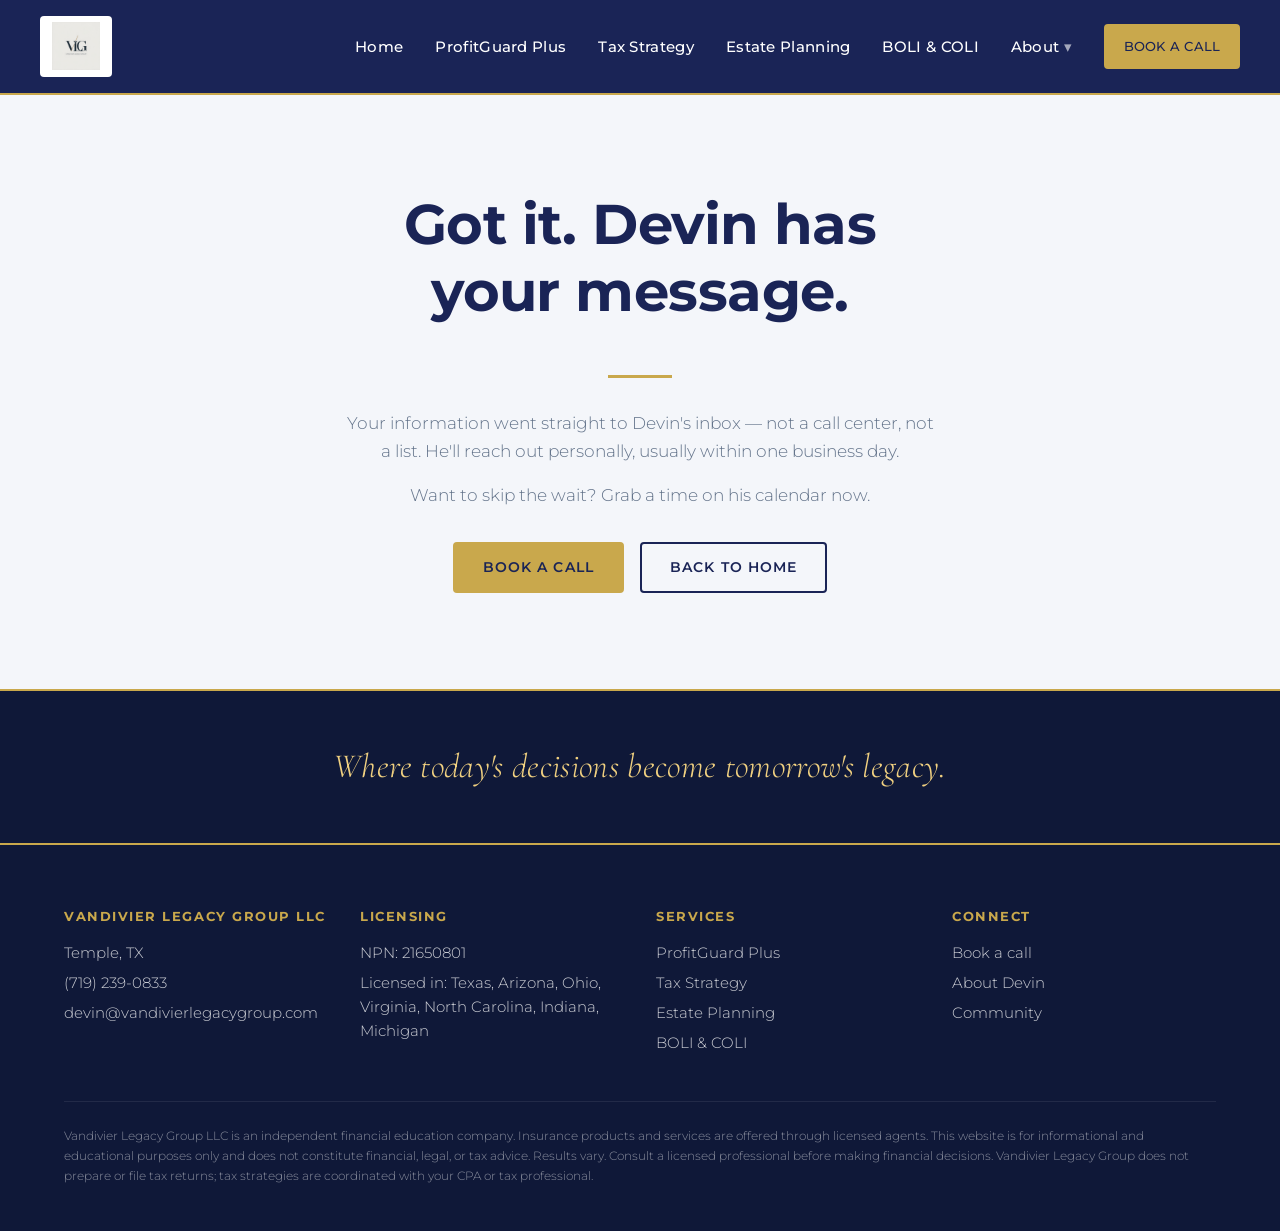
<file: thank-you.html>
<!DOCTYPE html>
<html lang="en">
<head>
  <meta charset="UTF-8">
  <meta name="viewport" content="width=device-width, initial-scale=1.0">
  <title>Thank You — Vandivier Legacy Group</title>
  <meta name="description" content="Your message is on its way to Devin. He'll reach out personally.">
  <meta name="robots" content="noindex">
  <link rel="preconnect" href="https://fonts.googleapis.com">
  <link rel="preconnect" href="https://fonts.gstatic.com" crossorigin>
  <link href="https://fonts.googleapis.com/css2?family=Cormorant+Garamond:ital,wght@1,300;1,400&family=Montserrat:wght@300;500;600;700&display=swap" rel="stylesheet">
  <link rel="stylesheet" href="/assets/css/styles.css">
  <link rel="icon" href="/assets/brand/VLG_Logo_WhiteBG.png">
</head>
<body>

<header class="site-header">
  <div class="container nav-wrap">
    <a href="/" class="brand-logo">
      <img src="/assets/brand/VLG_Logo_WhiteBG.png" alt="Vandivier Legacy Group">
    </a>
    <button class="menu-toggle" aria-label="Toggle menu" aria-expanded="false">☰</button>
    <nav>
      <ul class="nav-list">
        <li><a href="/">Home</a></li>
        <li><a href="/services/profitguard-plus.html">ProfitGuard Plus</a></li>
        <li><a href="/services/tax-strategy.html">Tax Strategy</a></li>
        <li><a href="/services/estate-planning.html">Estate Planning</a></li>
        <li><a href="/services/boli-coli.html">BOLI &amp; COLI</a></li>
        <li class="has-dropdown">
          <a href="/who-is-vlg.html">About</a>
          <ul class="dropdown-menu">
            <li><a href="/who-is-vlg.html">Who is VLG</a></li>
            <li><a href="/community.html">Community</a></li>
            <li><a href="/social-media.html">Social Media</a></li>
          </ul>
        </li>
        <li class="nav-cta"><a href="https://calendly.com/vandivierlegacygroup" class="btn btn-primary">Book a call</a></li>
      </ul>
    </nav>
  </div>
</header>

<main>
  <section class="coming-soon">
    <div class="coming-soon-inner">
      <h1>Got it. Devin has your message.</h1>
      <span class="accent-bar"></span>
      <p>Your information went straight to Devin's inbox — not a call center, not a list. He'll reach out personally, usually within one business day.</p>
      <p>Want to skip the wait? Grab a time on his calendar now.</p>
      <div class="cta-actions" style="margin-top:2rem;">
        <a href="https://calendly.com/vandivierlegacygroup" class="btn btn-primary">Book a call</a>
        <a href="/" class="btn btn-ghost">Back to home</a>
      </div>
    </div>
  </section>

  <section class="slogan-strip">
    <div class="container">
      <p>Where today's decisions become tomorrow's legacy.</p>
    </div>
  </section>
</main>

<footer class="site-footer">
  <div class="container">
    <div class="footer-top">
      <div class="footer-col">
        <h4>Vandivier Legacy Group LLC</h4>
        <p>Temple, TX</p>
        <p><a href="tel:7192390833">(719) 239-0833</a></p>
        <p><a href="mailto:devin@vandivierlegacygroup.com">devin@vandivierlegacygroup.com</a></p>
      </div>
      <div class="footer-col">
        <h4>Licensing</h4>
        <p>NPN: 21650801</p>
        <p>Licensed in: Texas, Arizona, Ohio, Virginia, North Carolina, Indiana, Michigan</p>
      </div>
      <div class="footer-col">
        <h4>Services</h4>
        <p><a href="/services/profitguard-plus.html">ProfitGuard Plus</a></p>
        <p><a href="/services/tax-strategy.html">Tax Strategy</a></p>
        <p><a href="/services/estate-planning.html">Estate Planning</a></p>
        <p><a href="/services/boli-coli.html">BOLI &amp; COLI</a></p>
      </div>
      <div class="footer-col">
        <h4>Connect</h4>
        <p><a href="https://calendly.com/vandivierlegacygroup">Book a call</a></p>
        <p><a href="/who-is-vlg.html">About Devin</a></p>
        <p><a href="/community.html">Community</a></p>
      </div>
    </div>
    <p class="footer-disclaimer">Vandivier Legacy Group LLC is an independent financial education company. Insurance products and services are offered through licensed agents. This website is for informational and educational purposes only and does not constitute financial, legal, or tax advice. Results vary. Consult a licensed professional before making financial decisions. Vandivier Legacy Group does not prepare or file tax returns; tax strategies are coordinated with your CPA or tax professional.</p>
  </div>
</footer>

<script src="/assets/js/main.js"></script>

</body>
</html>
</file>
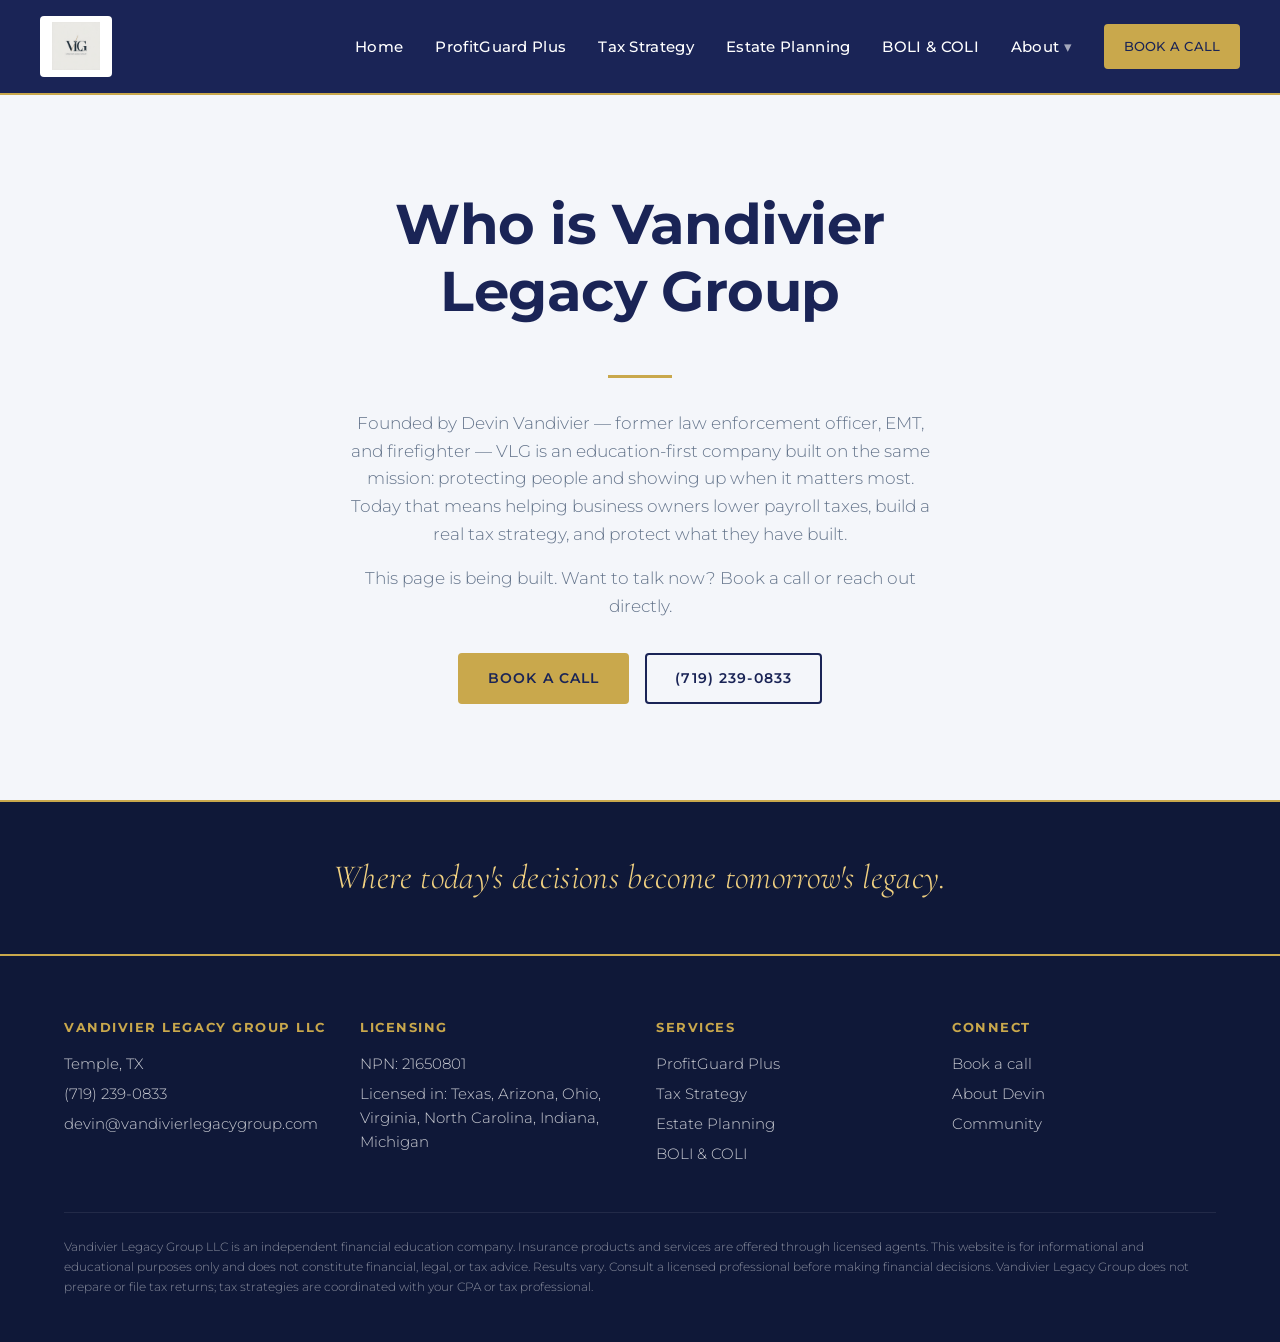
<file: who-is-vlg.html>
<!DOCTYPE html>
<html lang="en">
<head>
  <meta charset="UTF-8">
  <meta name="viewport" content="width=device-width, initial-scale=1.0">
  <title>Who is VLG — Vandivier Legacy Group</title>
  <meta name="description" content="Founded by Devin Vandivier — former law enforcement officer, EMT, and firefighter — VLG is an education-first company built on the same mission: protecting people and showing up when it matters most.">
  <link rel="preconnect" href="https://fonts.googleapis.com">
  <link rel="preconnect" href="https://fonts.gstatic.com" crossorigin>
  <link href="https://fonts.googleapis.com/css2?family=Cormorant+Garamond:ital,wght@1,300;1,400&family=Montserrat:wght@300;500;600;700&display=swap" rel="stylesheet">
  <link rel="stylesheet" href="/assets/css/styles.css">
  <link rel="icon" href="/assets/brand/VLG_Logo_WhiteBG.png">
</head>
<body>

<header class="site-header">
  <div class="container nav-wrap">
    <a href="/" class="brand-logo">
      <img src="/assets/brand/VLG_Logo_WhiteBG.png" alt="Vandivier Legacy Group">
    </a>
    <button class="menu-toggle" aria-label="Toggle menu" aria-expanded="false">☰</button>
    <nav>
      <ul class="nav-list">
        <li><a href="/">Home</a></li>
        <li><a href="/services/profitguard-plus.html">ProfitGuard Plus</a></li>
        <li><a href="/services/tax-strategy.html">Tax Strategy</a></li>
        <li><a href="/services/estate-planning.html">Estate Planning</a></li>
        <li><a href="/services/boli-coli.html">BOLI &amp; COLI</a></li>
        <li class="has-dropdown">
          <a href="/who-is-vlg.html">About</a>
          <ul class="dropdown-menu">
            <li><a href="/who-is-vlg.html">Who is VLG</a></li>
            <li><a href="/community.html">Community</a></li>
            <li><a href="/social-media.html">Social Media</a></li>
          </ul>
        </li>
        <li class="nav-cta"><a href="https://calendly.com/vandivierlegacygroup" class="btn btn-primary">Book a call</a></li>
      </ul>
    </nav>
  </div>
</header>

<main>
  <section class="coming-soon">
    <div class="coming-soon-inner">
      <h1>Who is Vandivier Legacy Group</h1>
      <span class="accent-bar"></span>
      <p>Founded by Devin Vandivier — former law enforcement officer, EMT, and firefighter — VLG is an education-first company built on the same mission: protecting people and showing up when it matters most. Today that means helping business owners lower payroll taxes, build a real tax strategy, and protect what they have built.</p>
      <p>This page is being built. Want to talk now? Book a call or reach out directly.</p>
      <div class="cta-actions" style="margin-top:2rem;">
        <a href="https://calendly.com/vandivierlegacygroup" class="btn btn-primary">Book a call</a>
        <a href="tel:7192390833" class="btn btn-ghost">(719) 239-0833</a>
      </div>
    </div>
  </section>

  <section class="slogan-strip">
    <div class="container">
      <p>Where today's decisions become tomorrow's legacy.</p>
    </div>
  </section>
</main>

<footer class="site-footer">
  <div class="container">
    <div class="footer-top">
      <div class="footer-col">
        <h4>Vandivier Legacy Group LLC</h4>
        <p>Temple, TX</p>
        <p><a href="tel:7192390833">(719) 239-0833</a></p>
        <p><a href="mailto:devin@vandivierlegacygroup.com">devin@vandivierlegacygroup.com</a></p>
      </div>
      <div class="footer-col">
        <h4>Licensing</h4>
        <p>NPN: 21650801</p>
        <p>Licensed in: Texas, Arizona, Ohio, Virginia, North Carolina, Indiana, Michigan</p>
      </div>
      <div class="footer-col">
        <h4>Services</h4>
        <p><a href="/services/profitguard-plus.html">ProfitGuard Plus</a></p>
        <p><a href="/services/tax-strategy.html">Tax Strategy</a></p>
        <p><a href="/services/estate-planning.html">Estate Planning</a></p>
        <p><a href="/services/boli-coli.html">BOLI &amp; COLI</a></p>
      </div>
      <div class="footer-col">
        <h4>Connect</h4>
        <p><a href="https://calendly.com/vandivierlegacygroup">Book a call</a></p>
        <p><a href="/who-is-vlg.html">About Devin</a></p>
        <p><a href="/community.html">Community</a></p>
      </div>
    </div>
    <p class="footer-disclaimer">Vandivier Legacy Group LLC is an independent financial education company. Insurance products and services are offered through licensed agents. This website is for informational and educational purposes only and does not constitute financial, legal, or tax advice. Results vary. Consult a licensed professional before making financial decisions. Vandivier Legacy Group does not prepare or file tax returns; tax strategies are coordinated with your CPA or tax professional.</p>
  </div>
</footer>

<script src="/assets/js/main.js"></script>
</body>
</html>
</file>
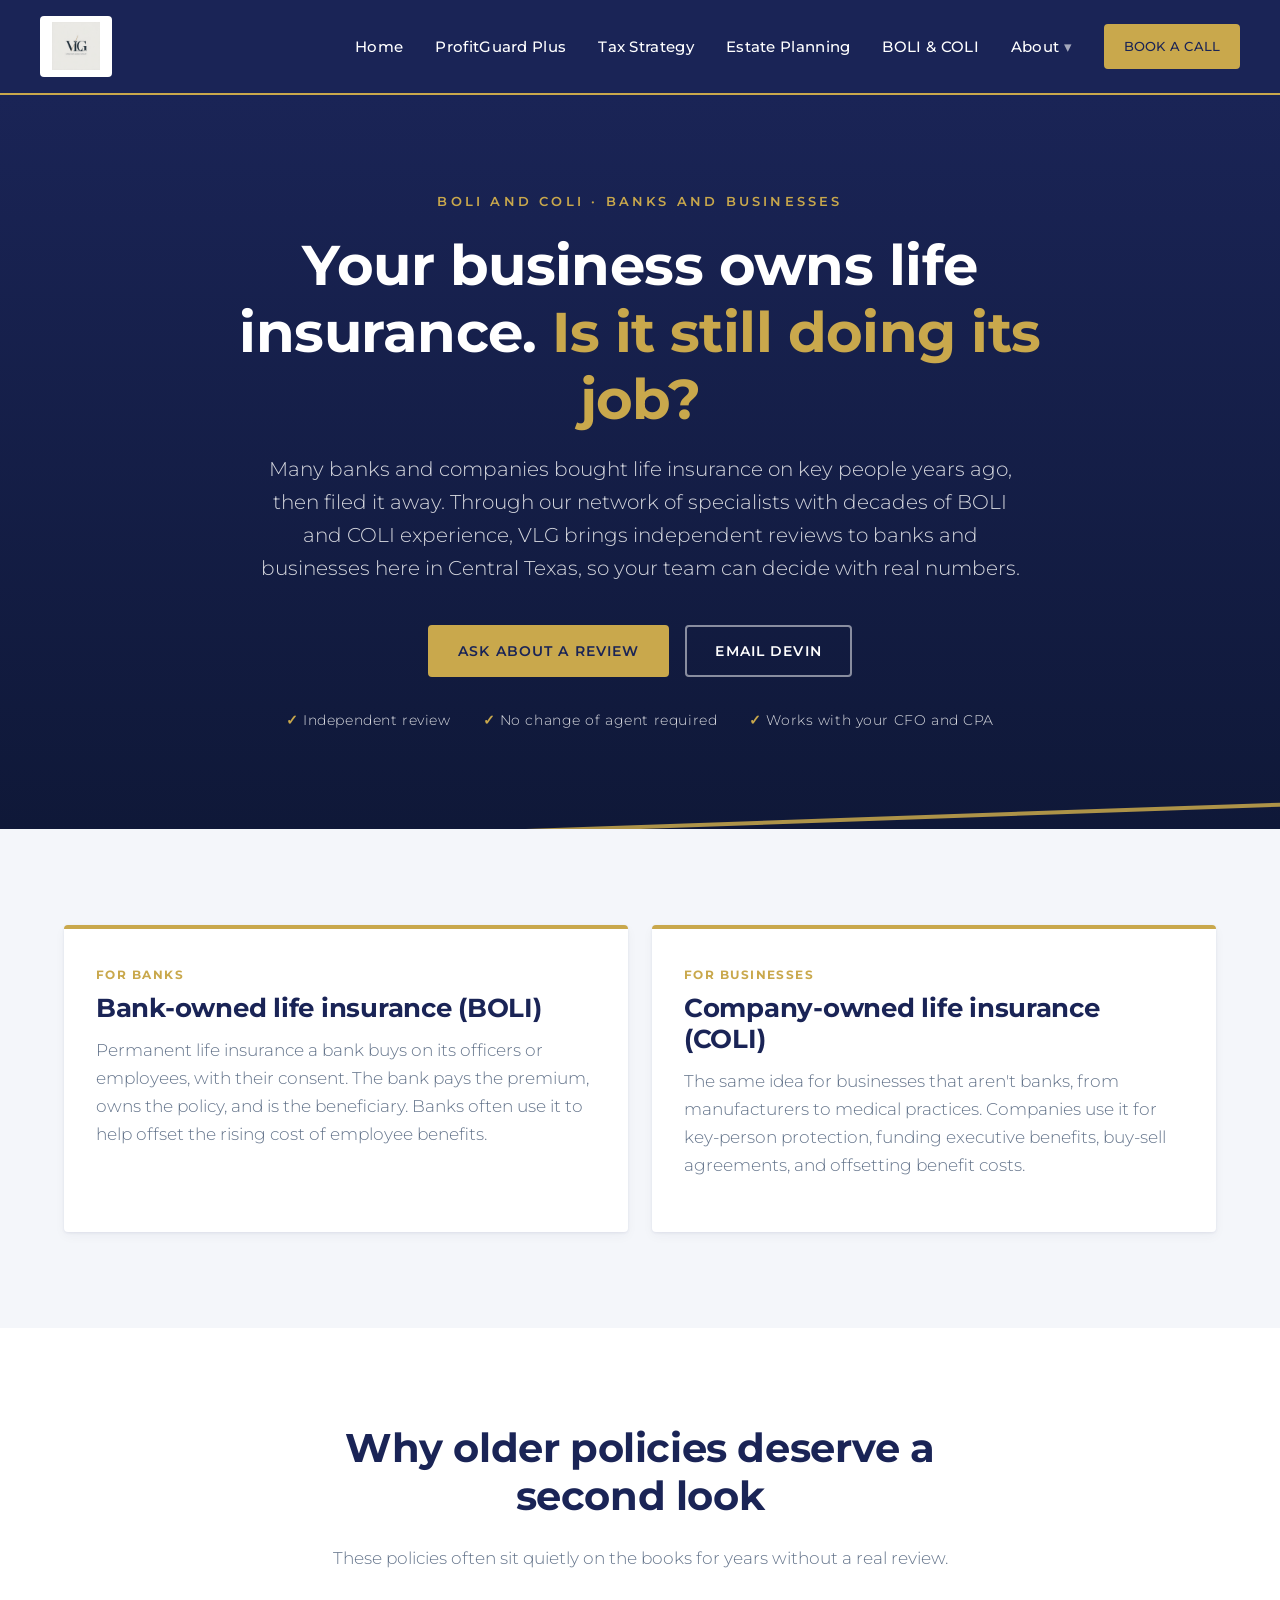
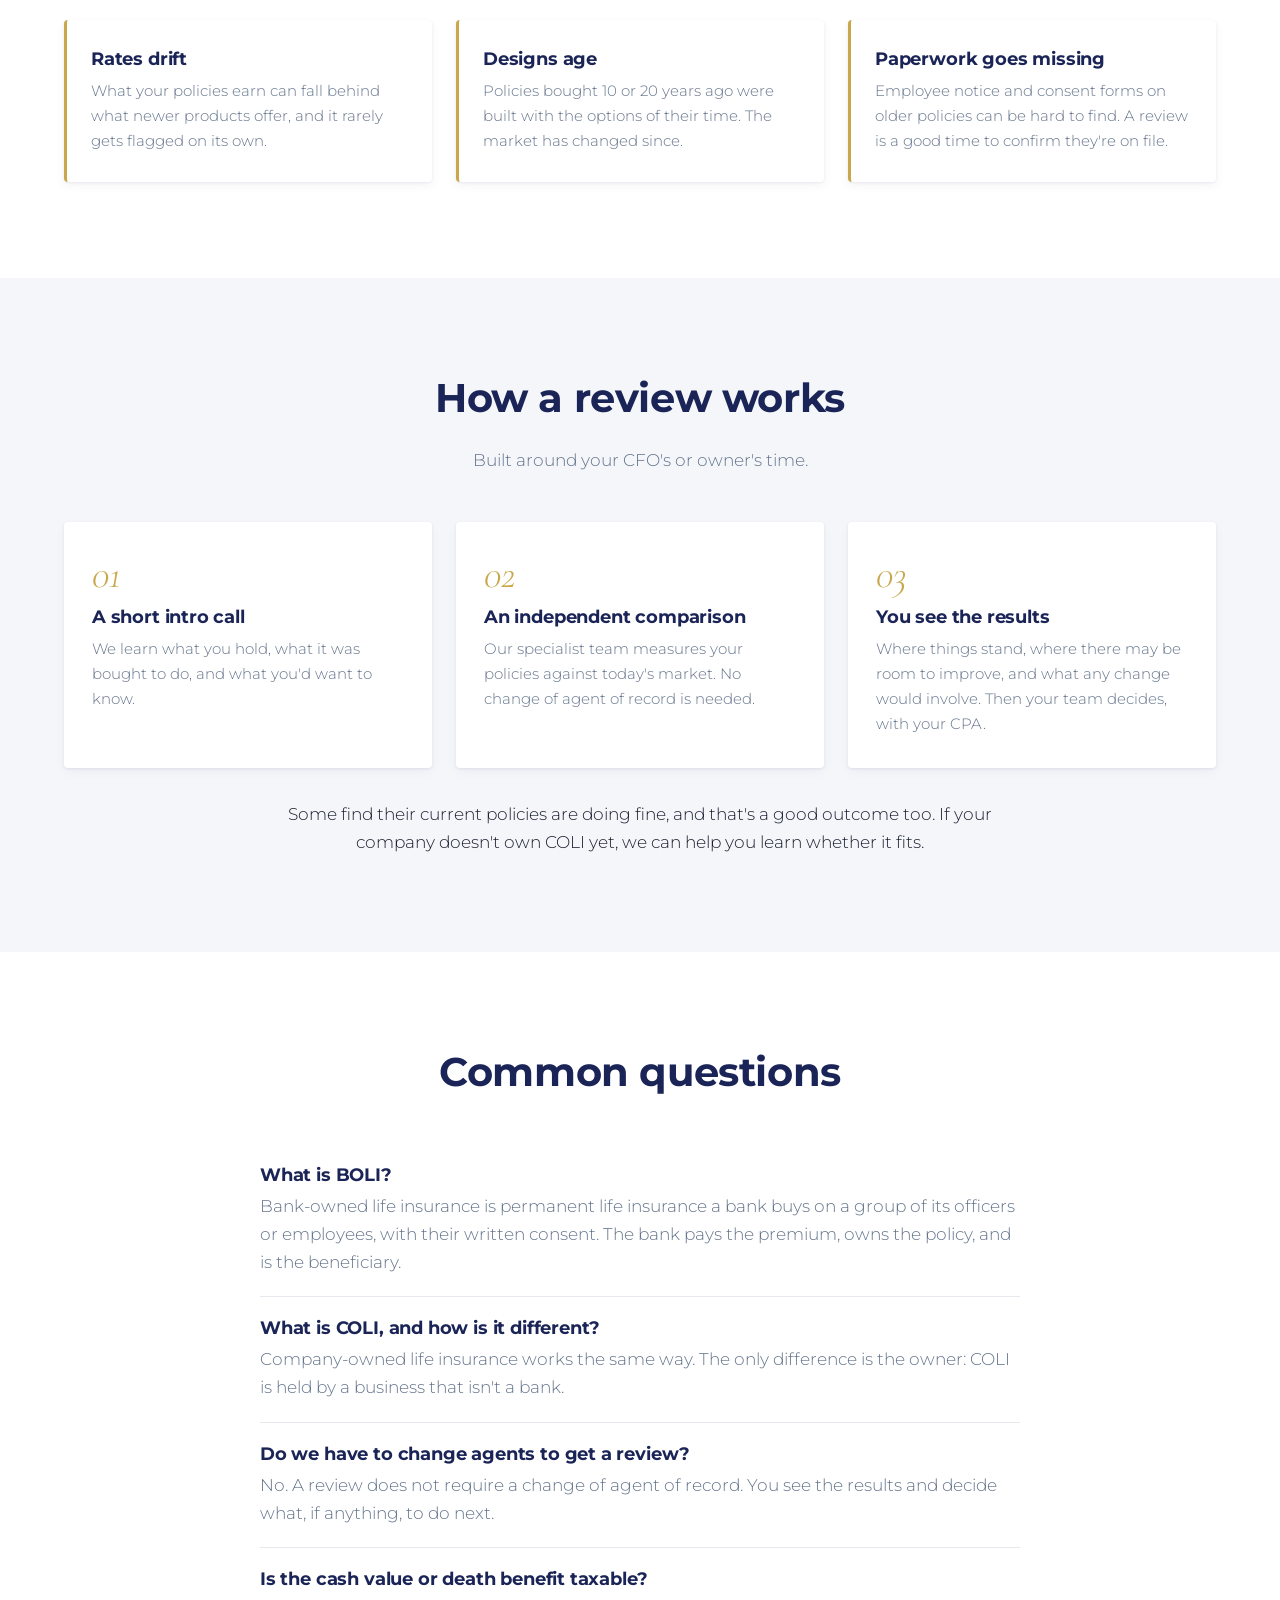
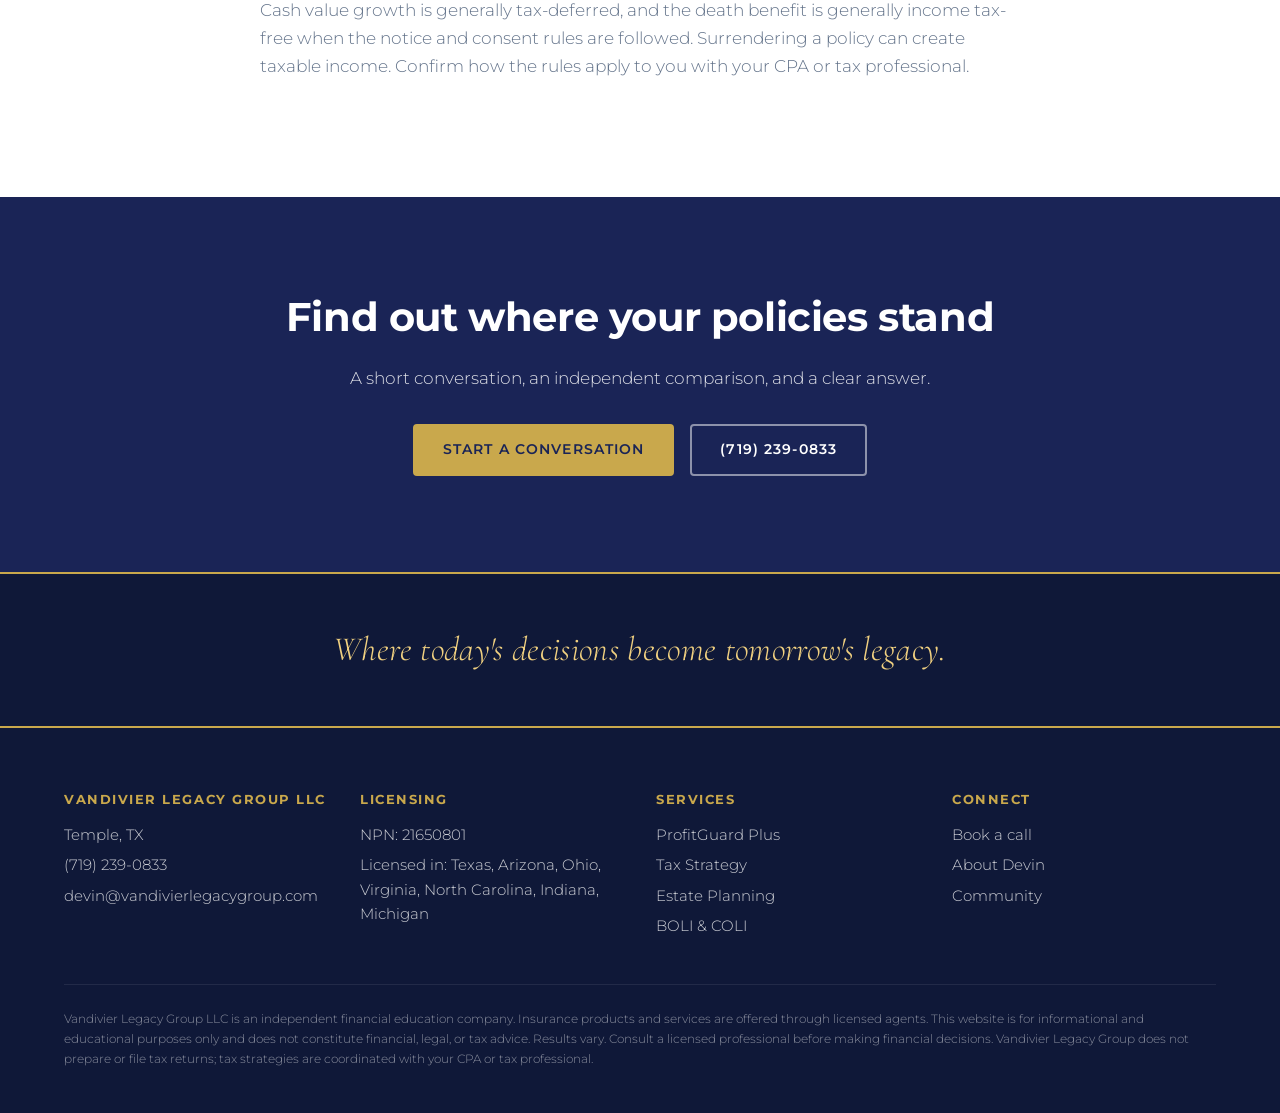
<file: services/boli-coli.html>
<!DOCTYPE html>
<html lang="en">
<head>
  <meta charset="UTF-8">
  <meta name="viewport" content="width=device-width, initial-scale=1.0">
  <title>BOLI and COLI Reviews for Banks and Businesses | Vandivier Legacy Group, Temple TX</title>
  <meta name="description" content="Independent reviews of bank-owned (BOLI) and company-owned (COLI) life insurance for Central Texas banks and businesses. No change of agent required. Educational content only.">
  <link rel="preconnect" href="https://fonts.googleapis.com">
  <link rel="preconnect" href="https://fonts.gstatic.com" crossorigin>
  <link href="https://fonts.googleapis.com/css2?family=Cormorant+Garamond:ital,wght@1,300;1,400&family=Montserrat:wght@300;500;600;700&display=swap" rel="stylesheet">
  <link rel="stylesheet" href="/assets/css/styles.css">
  <link rel="icon" href="/assets/brand/VLG_Logo_WhiteBG.png">
  <link rel="canonical" href="https://vandivierlegacygroup.com/services/boli-coli.html">
  <script type="application/ld+json">
{
  "@context": "https://schema.org",
  "@type": "FAQPage",
  "mainEntity": [
    {
      "@type": "Question",
      "name": "What is BOLI?",
      "acceptedAnswer": {
        "@type": "Answer",
        "text": "Bank-owned life insurance is permanent life insurance a bank buys on a group of its officers or employees, with their written consent. The bank pays the premium, owns the policy, and is the beneficiary."
      }
    },
    {
      "@type": "Question",
      "name": "What is COLI, and how is it different?",
      "acceptedAnswer": {
        "@type": "Answer",
        "text": "Company-owned life insurance works the same way. The only difference is the owner: COLI is held by a business that isn't a bank."
      }
    },
    {
      "@type": "Question",
      "name": "Do we have to change agents to get a review?",
      "acceptedAnswer": {
        "@type": "Answer",
        "text": "No. A review does not require a change of agent of record. You see the results and decide what, if anything, to do next."
      }
    },
    {
      "@type": "Question",
      "name": "Is the cash value or death benefit taxable?",
      "acceptedAnswer": {
        "@type": "Answer",
        "text": "Cash value growth is generally tax-deferred, and the death benefit is generally income tax-free when the notice and consent rules are followed. Surrendering a policy can create taxable income. Confirm how the rules apply to you with your CPA or tax professional."
      }
    }
  ]
}
  </script>
</head>
<body>

<header class="site-header">
  <div class="container nav-wrap">
    <a href="/" class="brand-logo">
      <img src="/assets/brand/VLG_Logo_WhiteBG.png" alt="Vandivier Legacy Group">
    </a>
    <button class="menu-toggle" aria-label="Toggle menu" aria-expanded="false">☰</button>
    <nav>
      <ul class="nav-list">
        <li><a href="/">Home</a></li>
        <li><a href="/services/profitguard-plus.html">ProfitGuard Plus</a></li>
        <li><a href="/services/tax-strategy.html">Tax Strategy</a></li>
        <li><a href="/services/estate-planning.html">Estate Planning</a></li>
        <li><a href="/services/boli-coli.html">BOLI &amp; COLI</a></li>
        <li class="has-dropdown">
          <a href="/who-is-vlg.html">About</a>
          <ul class="dropdown-menu">
            <li><a href="/who-is-vlg.html">Who is VLG</a></li>
            <li><a href="/community.html">Community</a></li>
            <li><a href="/social-media.html">Social Media</a></li>
          </ul>
        </li>
        <li class="nav-cta"><a href="https://calendly.com/vandivierlegacygroup" class="btn btn-primary">Book a call</a></li>
      </ul>
    </nav>
  </div>
</header>

<main>
  <section class="hero">
    <div class="container">
      <p class="hero-eyebrow">BOLI and COLI · Banks and businesses</p>
      <h1>Your business owns life insurance. <span class="accent">Is it still doing its job?</span></h1>
      <p class="lede">Many banks and companies bought life insurance on key people years ago, then filed it away. Through our network of specialists with decades of BOLI and COLI experience, VLG brings independent reviews to banks and businesses here in Central Texas, so your team can decide with real numbers.</p>
      <div class="cta-actions">
        <a href="https://calendly.com/vandivierlegacygroup" class="btn btn-primary">Ask about a review</a>
        <a href="mailto:devin@vandivierlegacygroup.com" class="btn btn-outline">Email Devin</a>
      </div>
      <ul class="hero-points">
        <li>Independent review</li>
        <li>No change of agent required</li>
        <li>Works with your CFO and CPA</li>
      </ul>
    </div>
  </section>

  <section class="section bg-cream">
    <div class="container">
      <div class="feature-grid">
        <article class="feature-card">
          <p class="feature-tag">For banks</p>
          <h3>Bank-owned life insurance (BOLI)</h3>
          <p>Permanent life insurance a bank buys on its officers or employees, with their consent. The bank pays the premium, owns the policy, and is the beneficiary. Banks often use it to help offset the rising cost of employee benefits.</p>
        </article>
        <article class="feature-card">
          <p class="feature-tag">For businesses</p>
          <h3>Company-owned life insurance (COLI)</h3>
          <p>The same idea for businesses that aren't banks, from manufacturers to medical practices. Companies use it for key-person protection, funding executive benefits, buy-sell agreements, and offsetting benefit costs.</p>
        </article>
      </div>
    </div>
  </section>

  <section class="section bg-white">
    <div class="container">
      <div class="section-head">
        <h2>Why older policies deserve a second look</h2>
        <p>These policies often sit quietly on the books for years without a real review.</p>
      </div>
      <div class="strategy-grid">
        <article class="strategy">
          <h3>Rates drift</h3>
          <p>What your policies earn can fall behind what newer products offer, and it rarely gets flagged on its own.</p>
        </article>
        <article class="strategy">
          <h3>Designs age</h3>
          <p>Policies bought 10 or 20 years ago were built with the options of their time. The market has changed since.</p>
        </article>
        <article class="strategy">
          <h3>Paperwork goes missing</h3>
          <p>Employee notice and consent forms on older policies can be hard to find. A review is a good time to confirm they're on file.</p>
        </article>
      </div>
    </div>
  </section>

  <section class="section bg-cream">
    <div class="container">
      <div class="section-head">
        <h2>How a review works</h2>
        <p>Built around your CFO's or owner's time.</p>
      </div>
      <div class="steps">
        <div class="step">
          <h3>A short intro call</h3>
          <p>We learn what you hold, what it was bought to do, and what you'd want to know.</p>
        </div>
        <div class="step">
          <h3>An independent comparison</h3>
          <p>Our specialist team measures your policies against today's market. No change of agent of record is needed.</p>
        </div>
        <div class="step">
          <h3>You see the results</h3>
          <p>Where things stand, where there may be room to improve, and what any change would involve. Then your team decides, with your CPA.</p>
        </div>
      </div>
      <p class="narrow-copy" style="text-align:center;margin-top:2rem;">Some find their current policies are doing fine, and that's a good outcome too. If your company doesn't own COLI yet, we can help you learn whether it fits.</p>
    </div>
  </section>

  <section class="section bg-white">
    <div class="container">
      <div class="section-head">
        <h2>Common questions</h2>
      </div>
      <div class="narrow-copy">
        <div class="faq-item">
          <h3>What is BOLI?</h3>
          <p>Bank-owned life insurance is permanent life insurance a bank buys on a group of its officers or employees, with their written consent. The bank pays the premium, owns the policy, and is the beneficiary.</p>
        </div>
        <div class="faq-item">
          <h3>What is COLI, and how is it different?</h3>
          <p>Company-owned life insurance works the same way. The only difference is the owner: COLI is held by a business that isn't a bank.</p>
        </div>
        <div class="faq-item">
          <h3>Do we have to change agents to get a review?</h3>
          <p>No. A review does not require a change of agent of record. You see the results and decide what, if anything, to do next.</p>
        </div>
        <div class="faq-item">
          <h3>Is the cash value or death benefit taxable?</h3>
          <p>Cash value growth is generally tax-deferred, and the death benefit is generally income tax-free when the notice and consent rules are followed. Surrendering a policy can create taxable income. Confirm how the rules apply to you with your CPA or tax professional.</p>
        </div>
      </div>
    </div>
  </section>

  <section class="cta-section">
    <div class="container">
      <h2>Find out where your policies stand</h2>
      <p>A short conversation, an independent comparison, and a clear answer.</p>
      <div class="cta-actions">
        <a href="https://calendly.com/vandivierlegacygroup" class="btn btn-primary">Start a conversation</a>
        <a href="tel:7192390833" class="btn btn-outline">(719) 239-0833</a>
      </div>
    </div>
  </section>

  <section class="slogan-strip">
    <div class="container">
      <p>Where today's decisions become tomorrow's legacy.</p>
    </div>
  </section>
</main>

<footer class="site-footer">
  <div class="container">
    <div class="footer-top">
      <div class="footer-col">
        <h4>Vandivier Legacy Group LLC</h4>
        <p>Temple, TX</p>
        <p><a href="tel:7192390833">(719) 239-0833</a></p>
        <p><a href="mailto:devin@vandivierlegacygroup.com">devin@vandivierlegacygroup.com</a></p>
      </div>
      <div class="footer-col">
        <h4>Licensing</h4>
        <p>NPN: 21650801</p>
        <p>Licensed in: Texas, Arizona, Ohio, Virginia, North Carolina, Indiana, Michigan</p>
      </div>
      <div class="footer-col">
        <h4>Services</h4>
        <p><a href="/services/profitguard-plus.html">ProfitGuard Plus</a></p>
        <p><a href="/services/tax-strategy.html">Tax Strategy</a></p>
        <p><a href="/services/estate-planning.html">Estate Planning</a></p>
        <p><a href="/services/boli-coli.html">BOLI &amp; COLI</a></p>
      </div>
      <div class="footer-col">
        <h4>Connect</h4>
        <p><a href="https://calendly.com/vandivierlegacygroup">Book a call</a></p>
        <p><a href="/who-is-vlg.html">About Devin</a></p>
        <p><a href="/community.html">Community</a></p>
      </div>
    </div>
    <p class="footer-disclaimer">Vandivier Legacy Group LLC is an independent financial education company. Insurance products and services are offered through licensed agents. This website is for informational and educational purposes only and does not constitute financial, legal, or tax advice. Results vary. Consult a licensed professional before making financial decisions. Vandivier Legacy Group does not prepare or file tax returns; tax strategies are coordinated with your CPA or tax professional.</p>
  </div>
</footer>

<script src="/assets/js/main.js"></script>
</body>
</html>
</file>
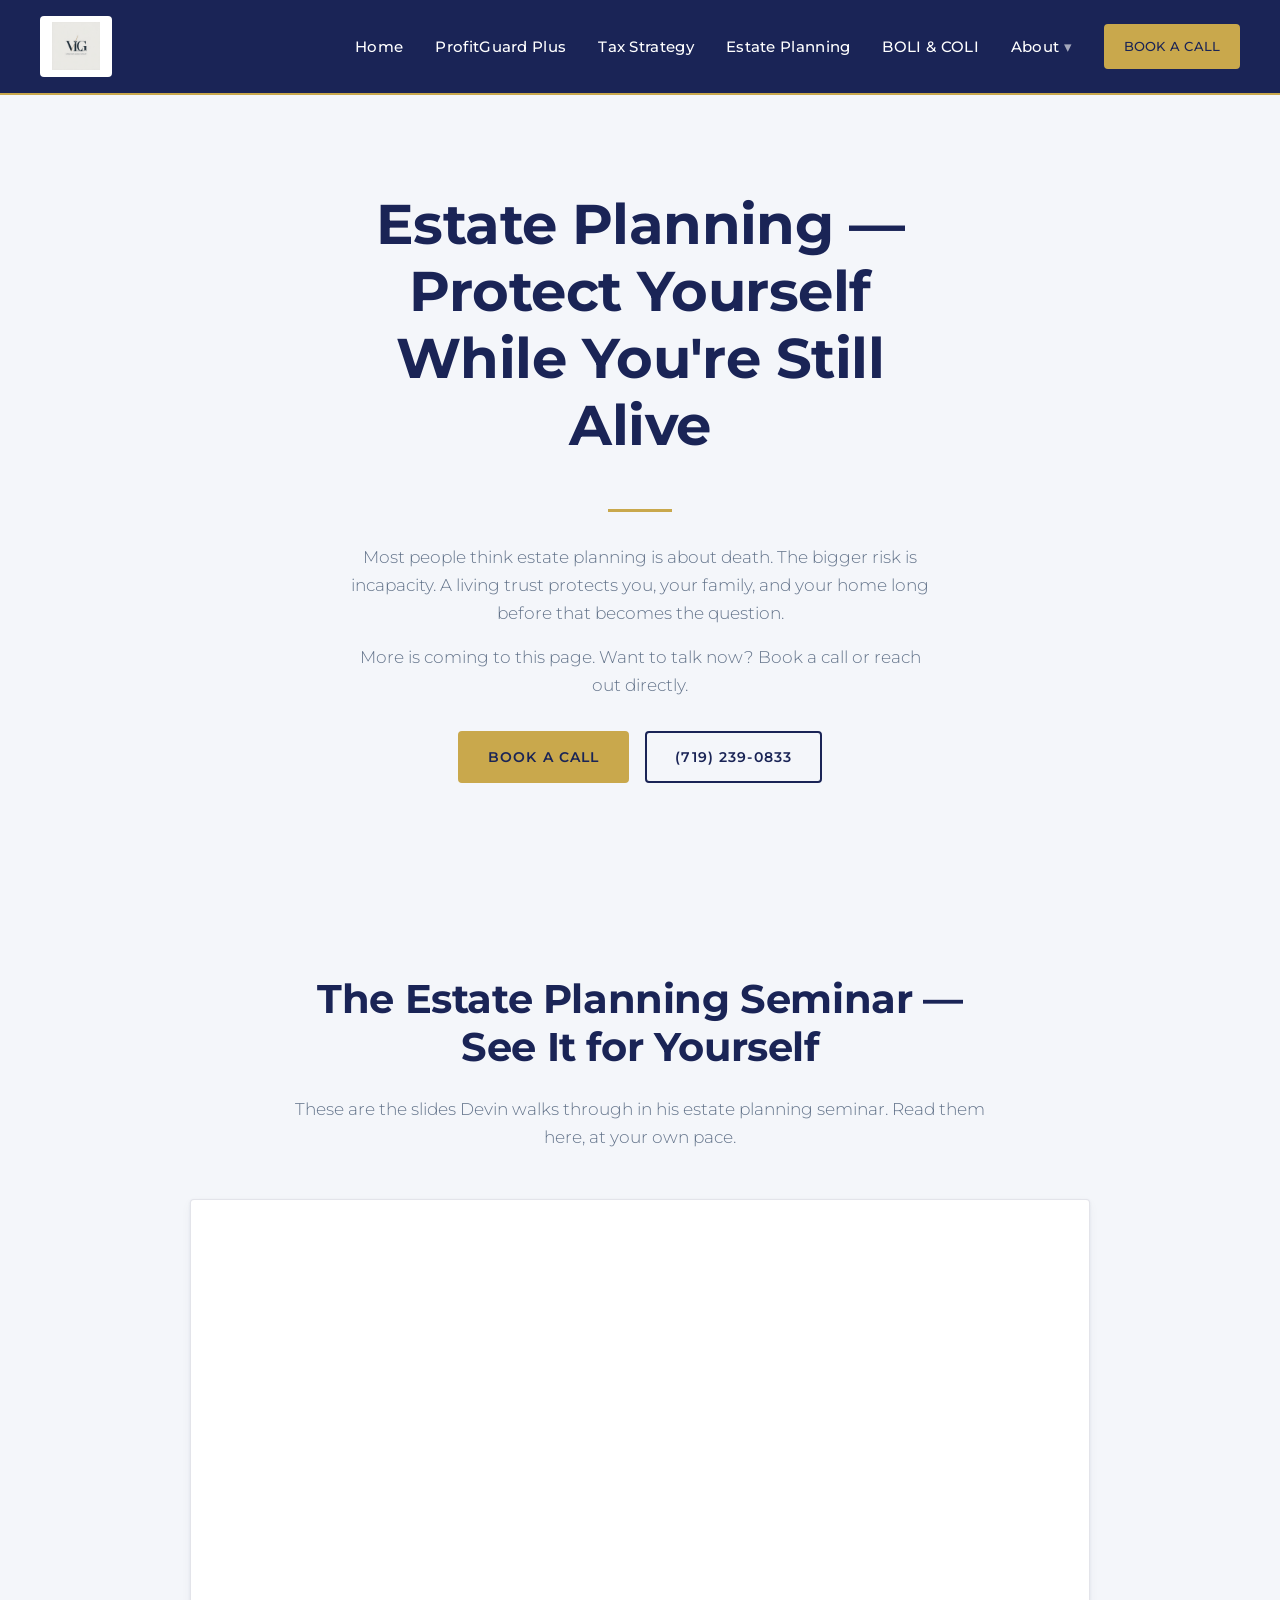
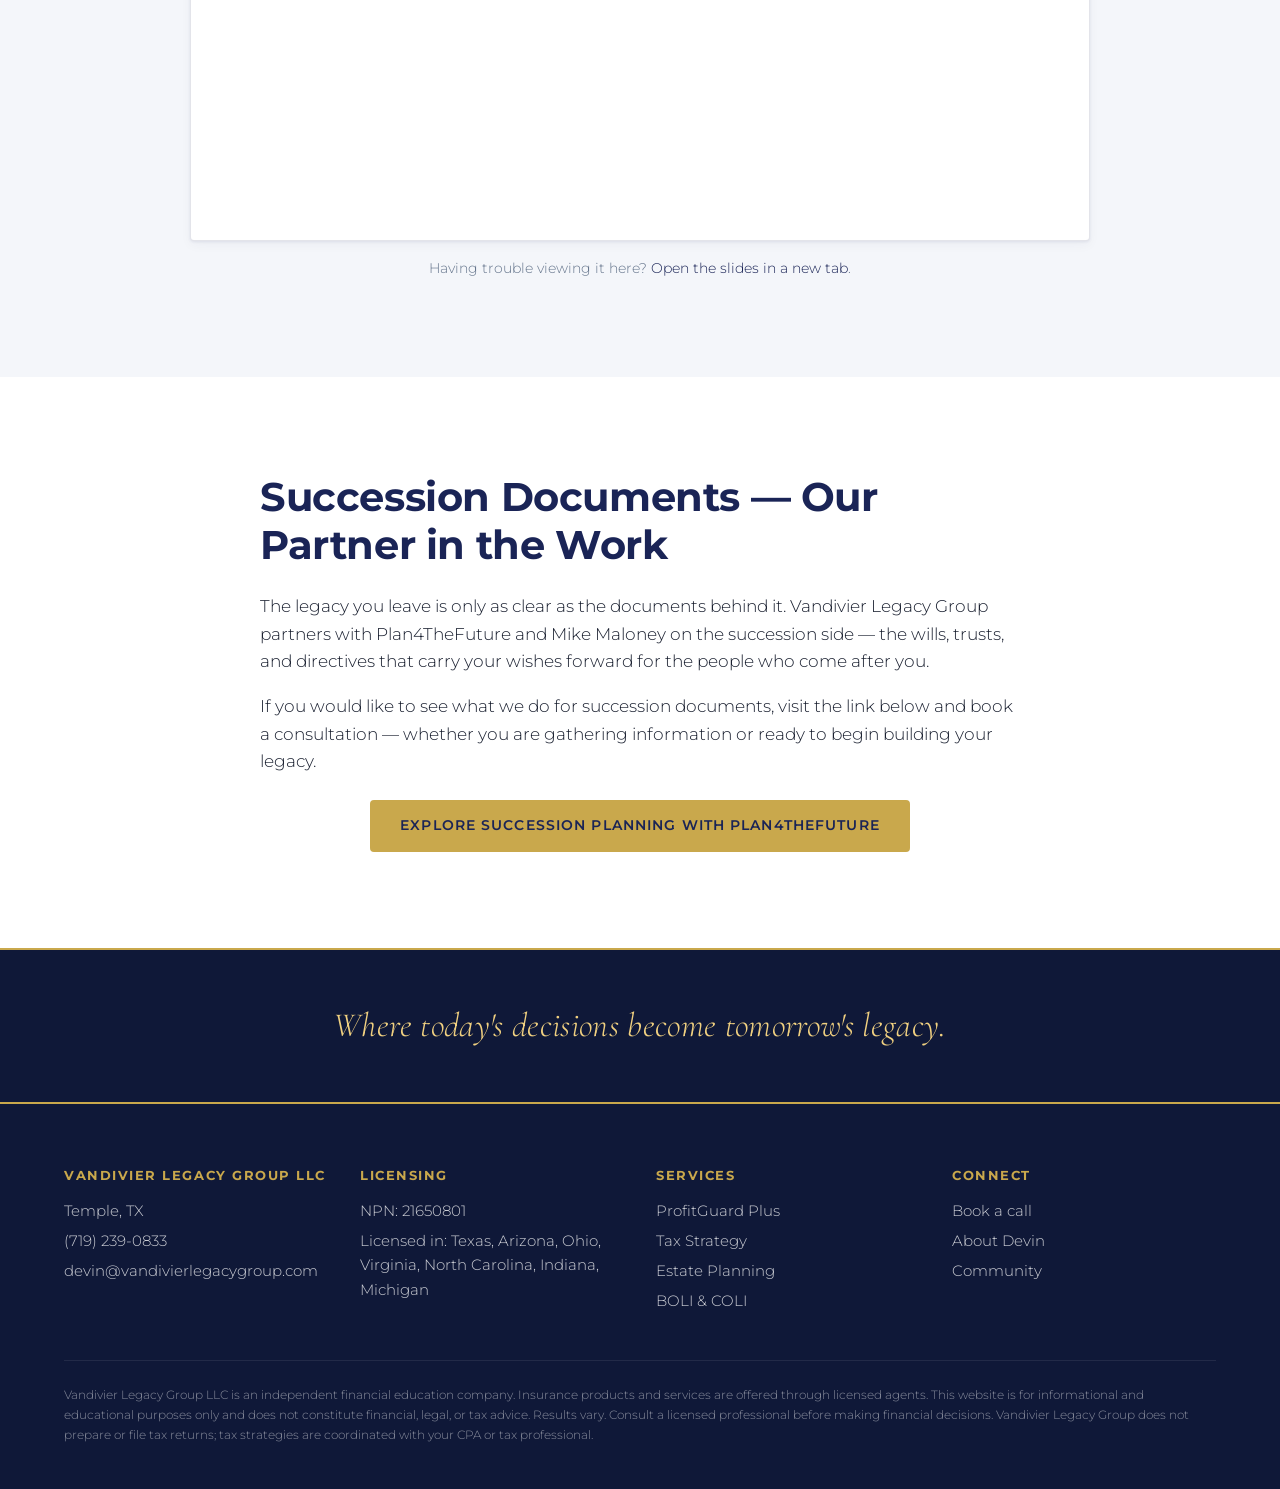
<file: services/estate-planning.html>
<!DOCTYPE html>
<html lang="en">
<head>
  <meta charset="UTF-8">
  <meta name="viewport" content="width=device-width, initial-scale=1.0">
  <title>Estate Planning — Vandivier Legacy Group</title>
  <meta name="description" content="Most people think estate planning is about death. The bigger risk is incapacity. A living trust protects you, your family, and your home long before that becomes the question.">
  <link rel="preconnect" href="https://fonts.googleapis.com">
  <link rel="preconnect" href="https://fonts.gstatic.com" crossorigin>
  <link href="https://fonts.googleapis.com/css2?family=Cormorant+Garamond:ital,wght@1,300;1,400&family=Montserrat:wght@300;500;600;700&display=swap" rel="stylesheet">
  <link rel="stylesheet" href="/assets/css/styles.css">
  <link rel="icon" href="/assets/brand/VLG_Logo_WhiteBG.png">
</head>
<body>

<header class="site-header">
  <div class="container nav-wrap">
    <a href="/" class="brand-logo">
      <img src="/assets/brand/VLG_Logo_WhiteBG.png" alt="Vandivier Legacy Group">
    </a>
    <button class="menu-toggle" aria-label="Toggle menu" aria-expanded="false">☰</button>
    <nav>
      <ul class="nav-list">
        <li><a href="/">Home</a></li>
        <li><a href="/services/profitguard-plus.html">ProfitGuard Plus</a></li>
        <li><a href="/services/tax-strategy.html">Tax Strategy</a></li>
        <li><a href="/services/estate-planning.html">Estate Planning</a></li>
        <li><a href="/services/boli-coli.html">BOLI &amp; COLI</a></li>
        <li class="has-dropdown">
          <a href="/who-is-vlg.html">About</a>
          <ul class="dropdown-menu">
            <li><a href="/who-is-vlg.html">Who is VLG</a></li>
            <li><a href="/community.html">Community</a></li>
            <li><a href="/social-media.html">Social Media</a></li>
          </ul>
        </li>
        <li class="nav-cta"><a href="https://calendly.com/vandivierlegacygroup" class="btn btn-primary">Book a call</a></li>
      </ul>
    </nav>
  </div>
</header>

<main>
  <section class="coming-soon">
    <div class="coming-soon-inner">
      <h1>Estate Planning — Protect Yourself While You're Still Alive</h1>
      <span class="accent-bar"></span>
      <p>Most people think estate planning is about death. The bigger risk is incapacity. A living trust protects you, your family, and your home long before that becomes the question.</p>
      <p>More is coming to this page. Want to talk now? Book a call or reach out directly.</p>
      <div class="cta-actions" style="margin-top:2rem;">
        <a href="https://calendly.com/vandivierlegacygroup" class="btn btn-primary">Book a call</a>
        <a href="tel:7192390833" class="btn btn-ghost">(719) 239-0833</a>
      </div>
    </div>
  </section>

  <section class="section bg-cream">
    <div class="container">
      <div class="section-head">
        <h2>The Estate Planning Seminar — See It for Yourself</h2>
        <p>These are the slides Devin walks through in his estate planning seminar. Read them here, at your own pace.</p>
      </div>
      <div class="doc-viewer">
        <iframe src="/assets/downloads/VLG_Estate_Planning_Seminar.pdf#toolbar=0&amp;navpanes=0" title="Vandivier Legacy Group estate planning seminar slides" loading="lazy"></iframe>
      </div>
      <p class="doc-note">Having trouble viewing it here? <a href="/assets/downloads/VLG_Estate_Planning_Seminar.pdf" target="_blank" rel="noopener">Open the slides in a new tab</a>.</p>
    </div>
  </section>

  <section class="section bg-white">
    <div class="container">
      <div class="narrow-copy">
        <h2>Succession Documents — Our Partner in the Work</h2>
        <p>The legacy you leave is only as clear as the documents behind it. Vandivier Legacy Group partners with Plan4TheFuture and Mike Maloney on the succession side — the wills, trusts, and directives that carry your wishes forward for the people who come after you.</p>
        <p>If you would like to see what we do for succession documents, visit the link below and book a consultation — whether you are gathering information or ready to begin building your legacy.</p>
        <div class="cta-actions" style="margin-top:1.5rem;">
          <a href="https://www.plan4thefuture.com/partner/devin-vandivier" class="btn btn-primary" target="_blank" rel="noopener">Explore succession planning with Plan4TheFuture</a>
        </div>
      </div>
    </div>
  </section>

  <section class="slogan-strip">
    <div class="container">
      <p>Where today's decisions become tomorrow's legacy.</p>
    </div>
  </section>
</main>

<footer class="site-footer">
  <div class="container">
    <div class="footer-top">
      <div class="footer-col">
        <h4>Vandivier Legacy Group LLC</h4>
        <p>Temple, TX</p>
        <p><a href="tel:7192390833">(719) 239-0833</a></p>
        <p><a href="mailto:devin@vandivierlegacygroup.com">devin@vandivierlegacygroup.com</a></p>
      </div>
      <div class="footer-col">
        <h4>Licensing</h4>
        <p>NPN: 21650801</p>
        <p>Licensed in: Texas, Arizona, Ohio, Virginia, North Carolina, Indiana, Michigan</p>
      </div>
      <div class="footer-col">
        <h4>Services</h4>
        <p><a href="/services/profitguard-plus.html">ProfitGuard Plus</a></p>
        <p><a href="/services/tax-strategy.html">Tax Strategy</a></p>
        <p><a href="/services/estate-planning.html">Estate Planning</a></p>
        <p><a href="/services/boli-coli.html">BOLI &amp; COLI</a></p>
      </div>
      <div class="footer-col">
        <h4>Connect</h4>
        <p><a href="https://calendly.com/vandivierlegacygroup">Book a call</a></p>
        <p><a href="/who-is-vlg.html">About Devin</a></p>
        <p><a href="/community.html">Community</a></p>
      </div>
    </div>
    <p class="footer-disclaimer">Vandivier Legacy Group LLC is an independent financial education company. Insurance products and services are offered through licensed agents. This website is for informational and educational purposes only and does not constitute financial, legal, or tax advice. Results vary. Consult a licensed professional before making financial decisions. Vandivier Legacy Group does not prepare or file tax returns; tax strategies are coordinated with your CPA or tax professional.</p>
  </div>
</footer>

<script src="/assets/js/main.js"></script>
</body>
</html>
</file>
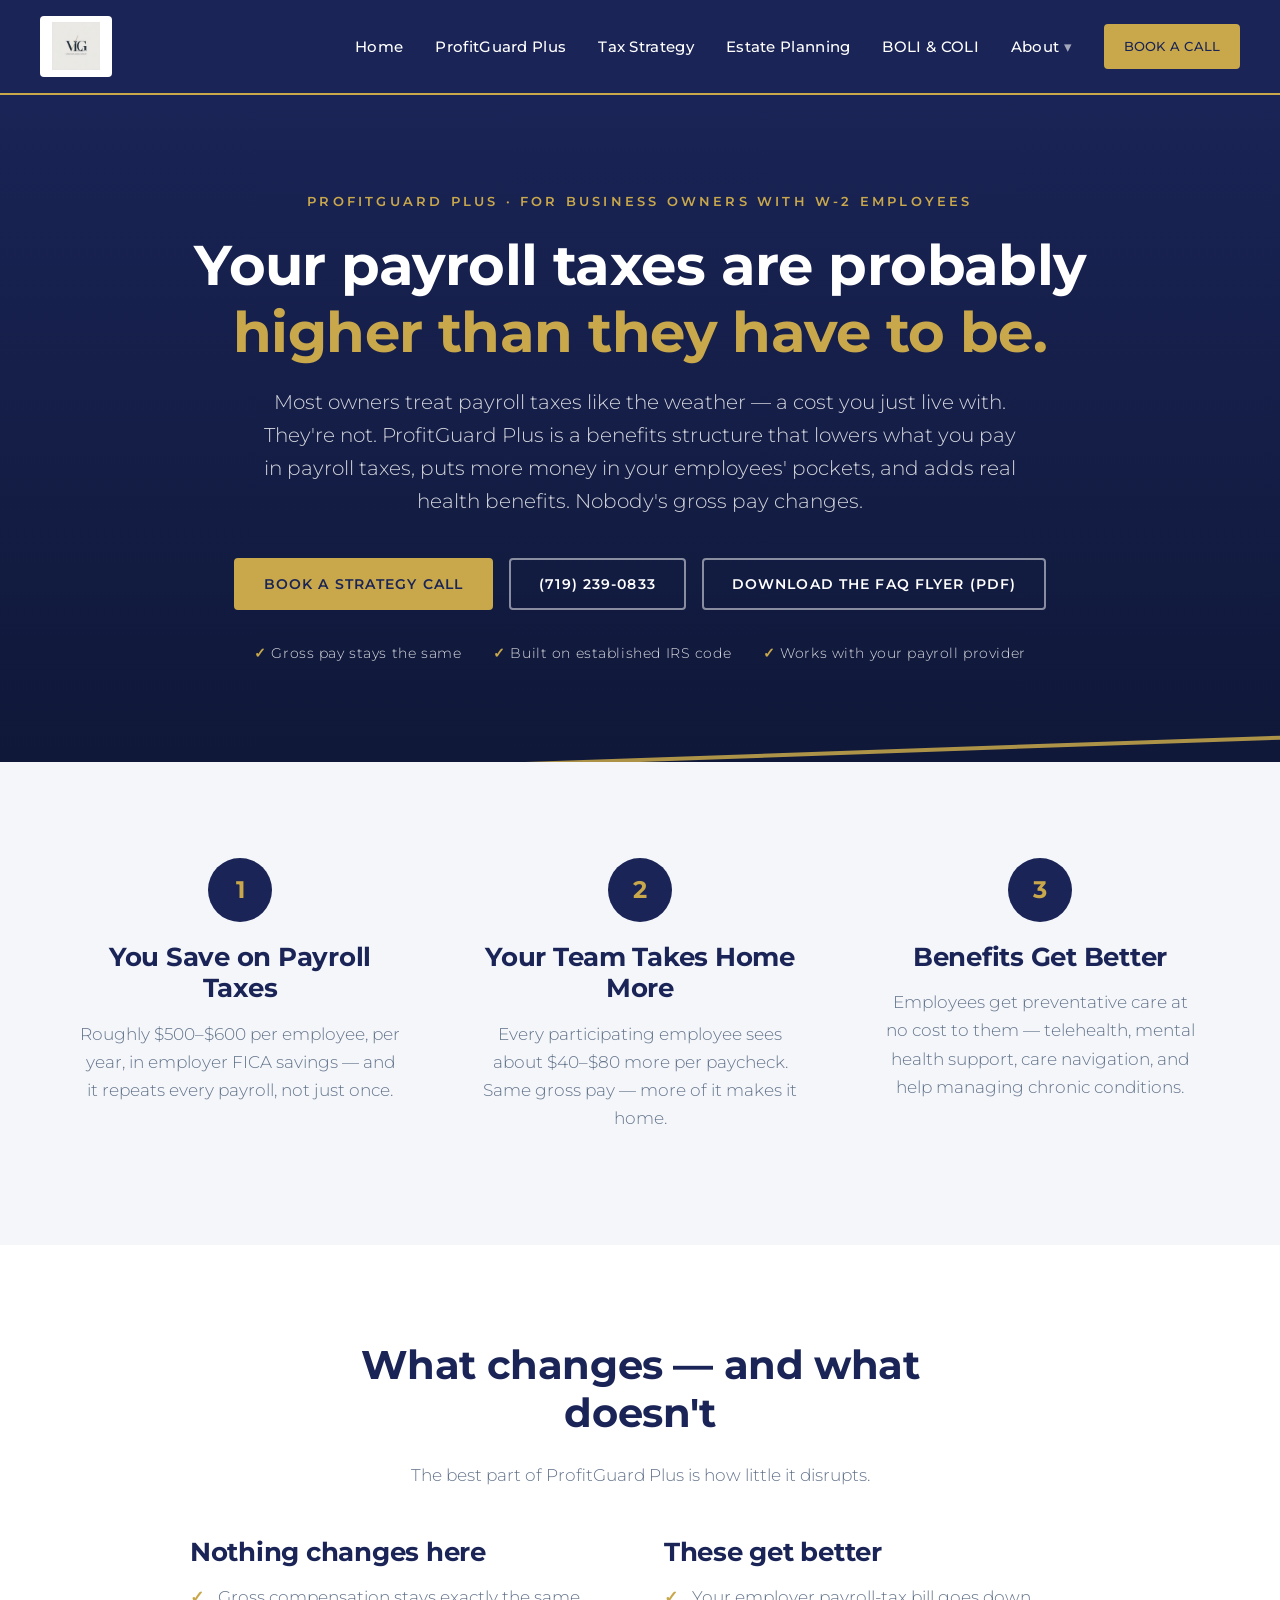
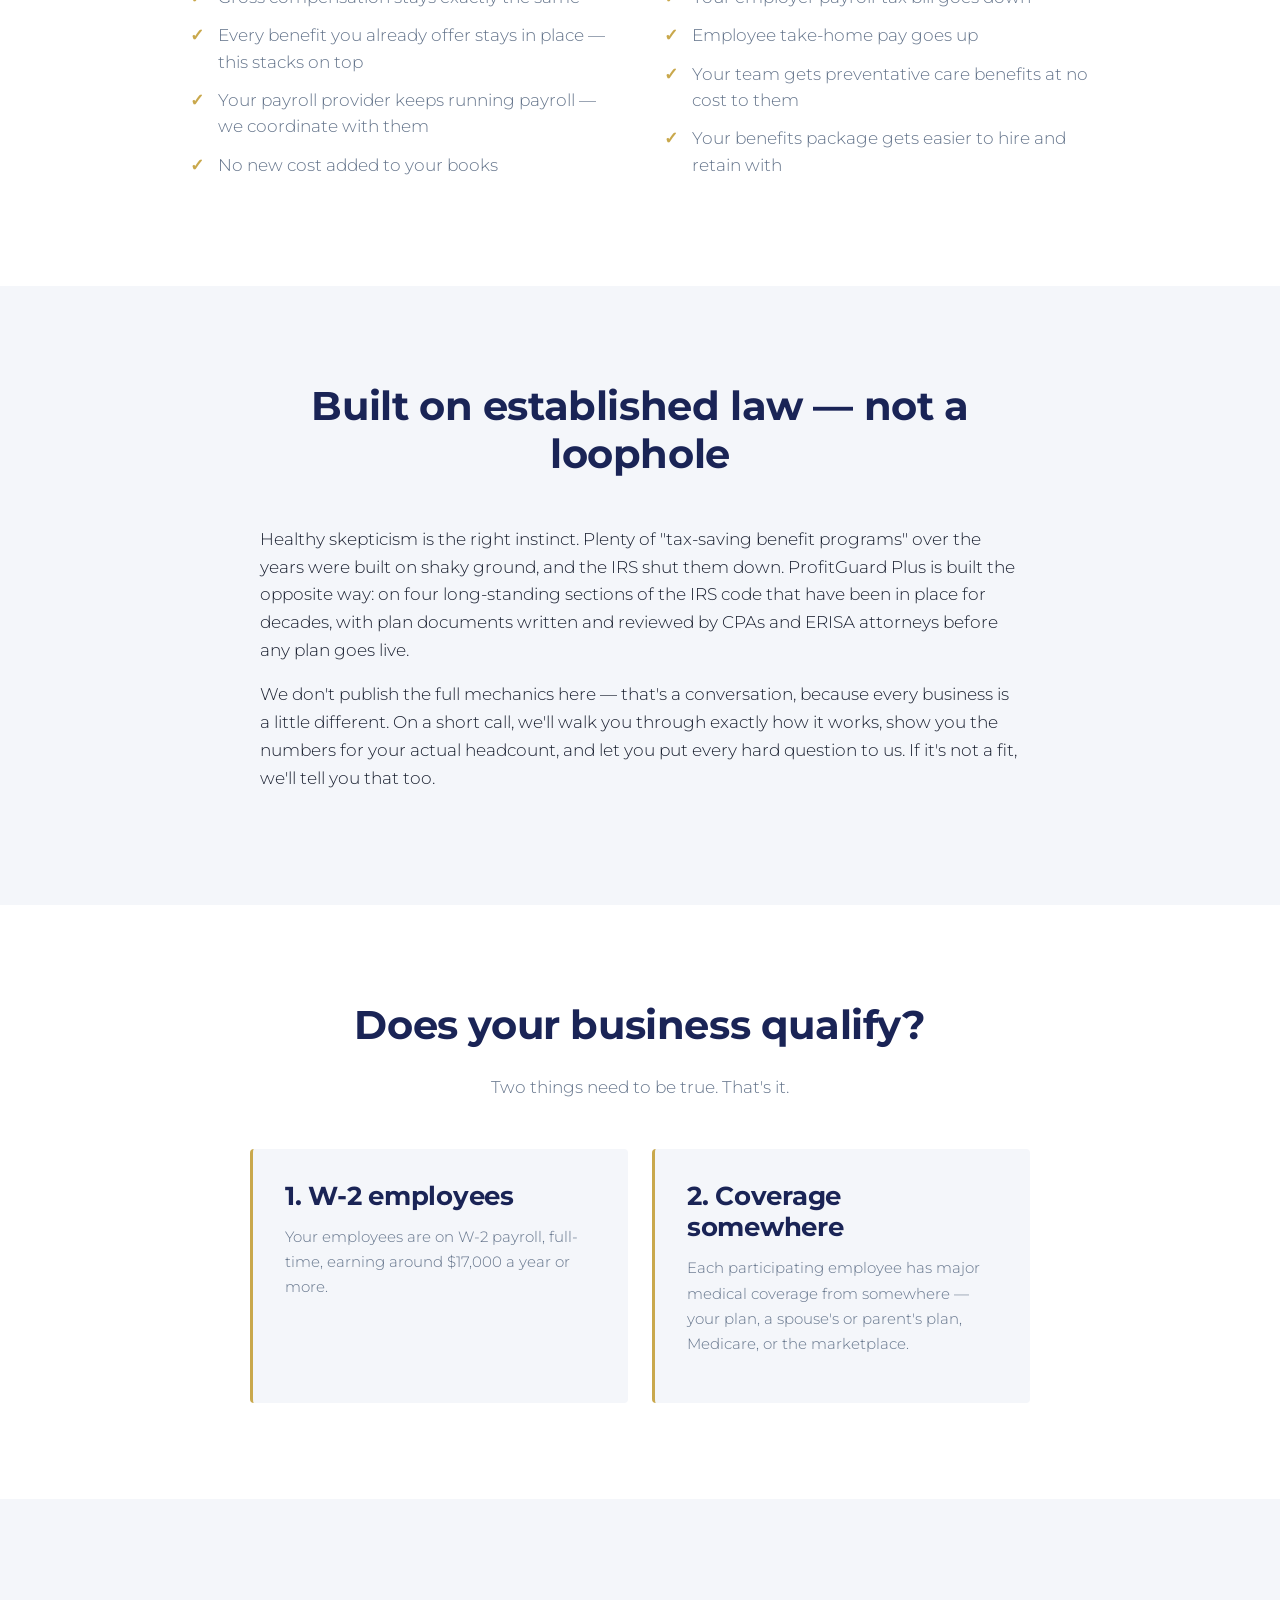
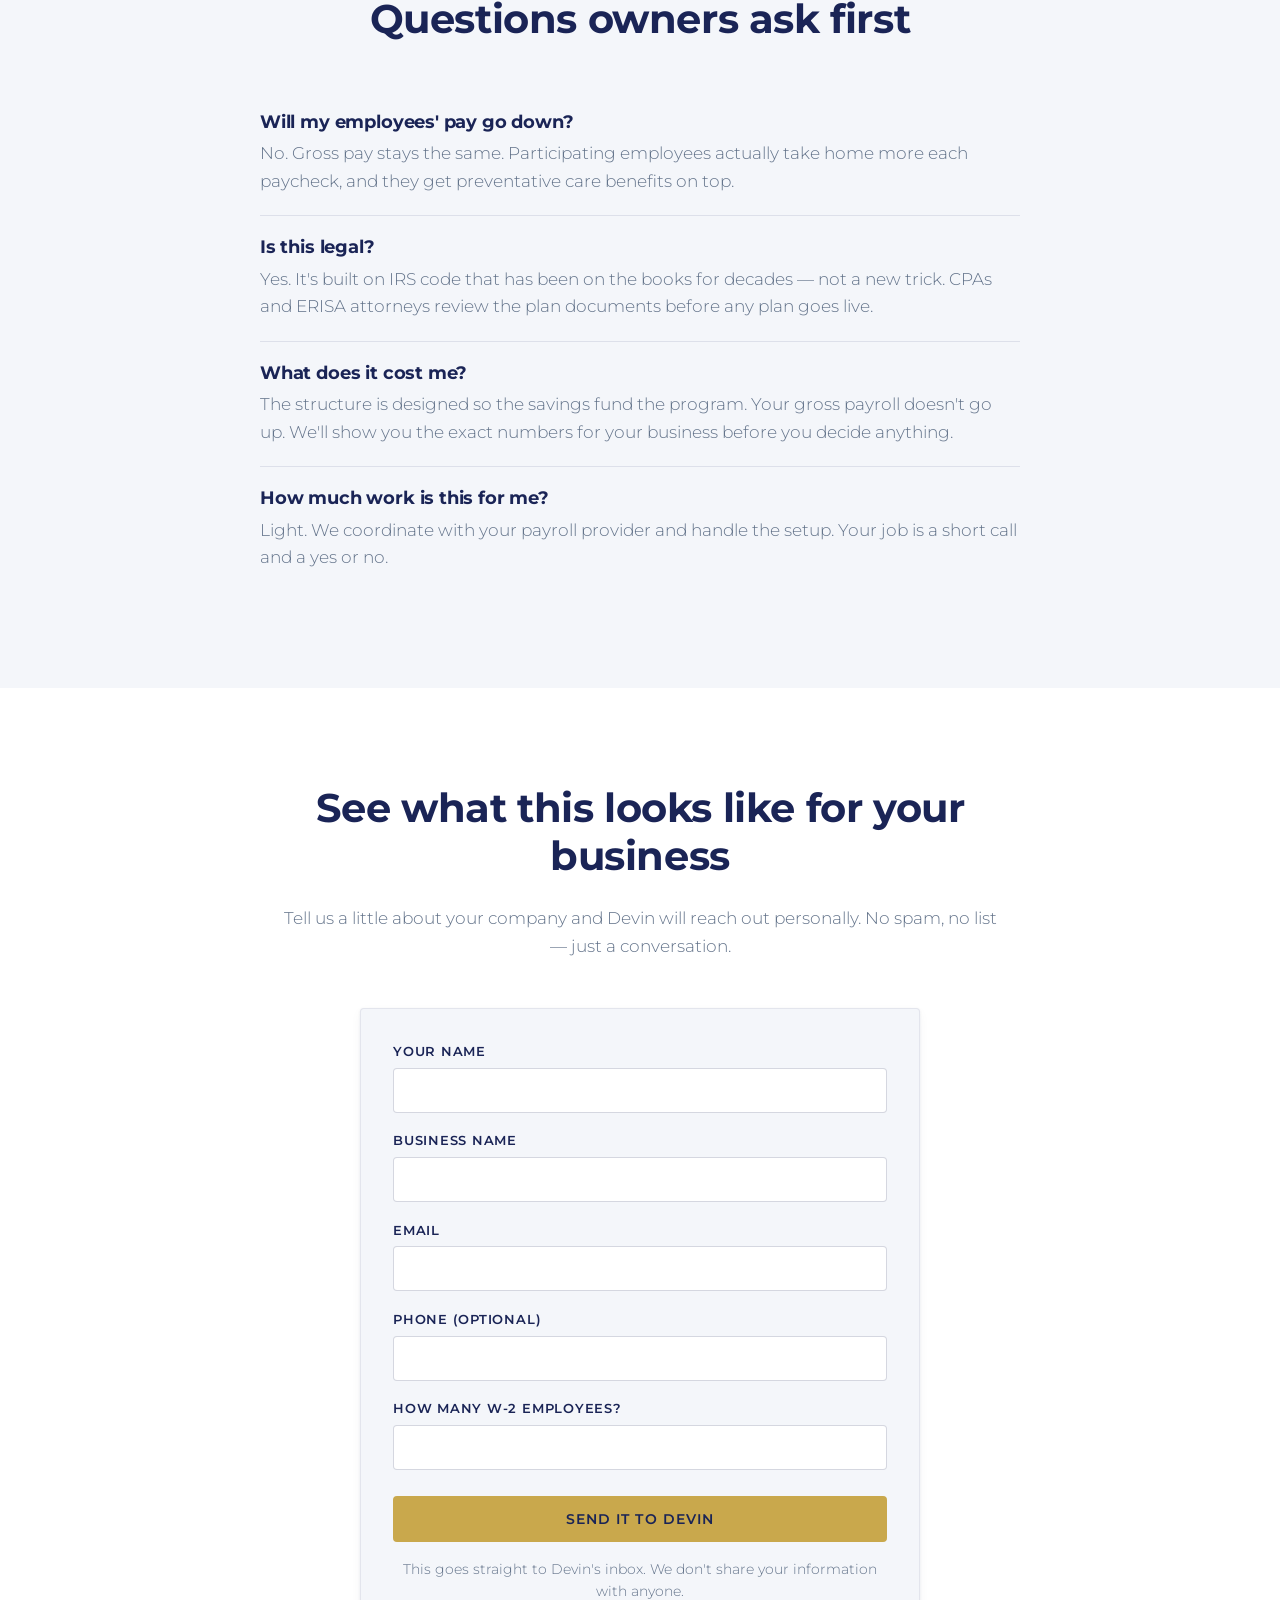
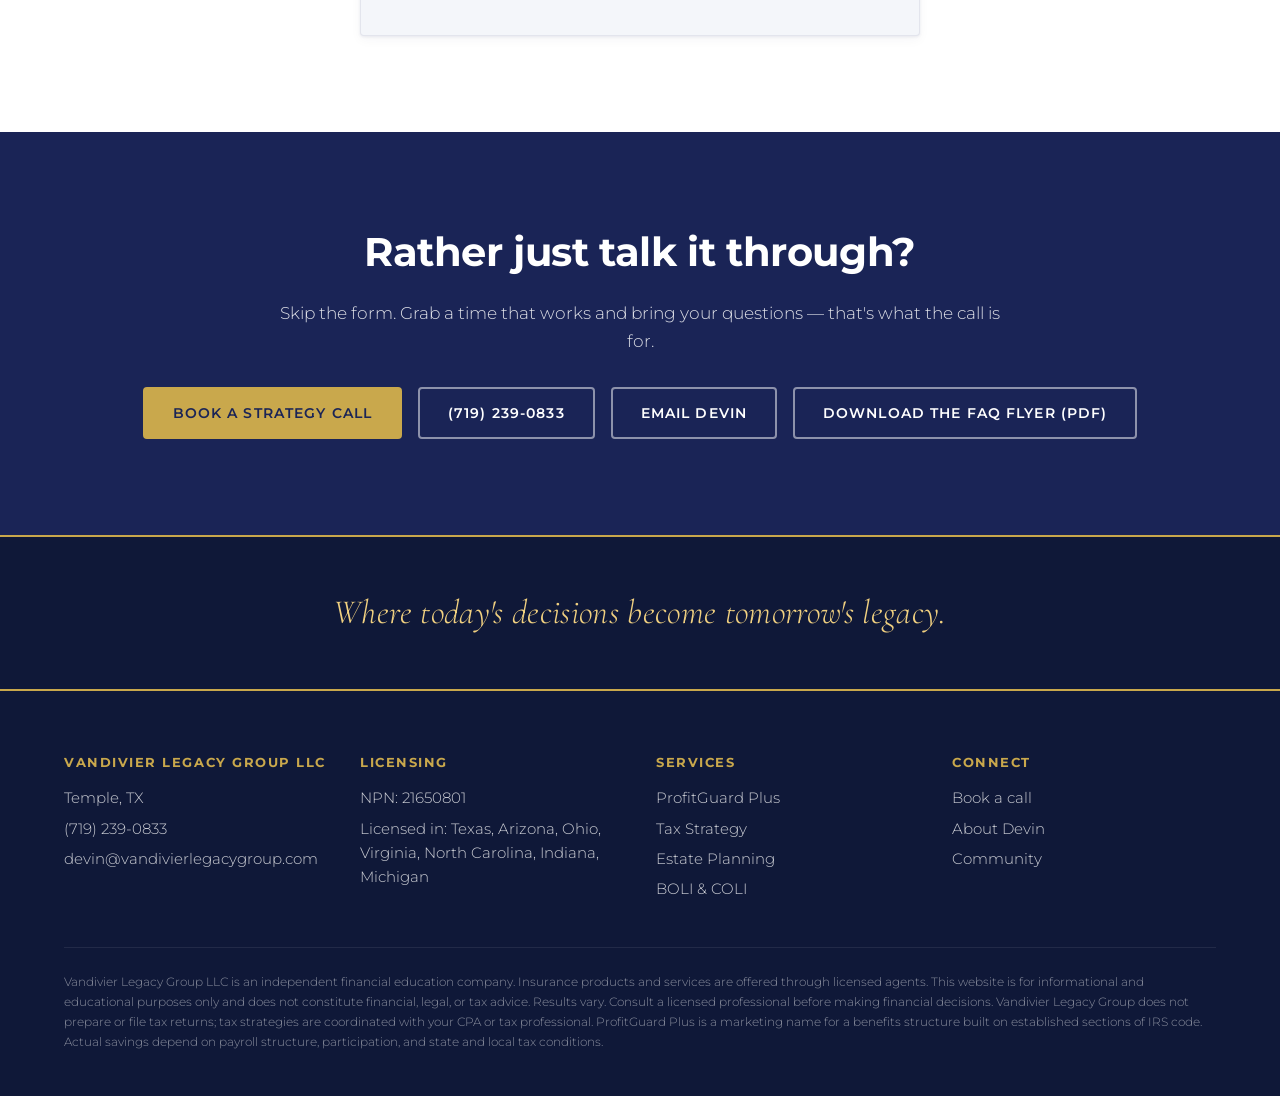
<file: services/profitguard-plus.html>
<!DOCTYPE html>
<html lang="en">
<head>
  <meta charset="UTF-8">
  <meta name="viewport" content="width=device-width, initial-scale=1.0">
  <title>ProfitGuard Plus: Lower Payroll Taxes for Employers | Vandivier Legacy Group</title>
  <meta name="description" content="ProfitGuard Plus helps business owners with W-2 employees lower payroll taxes, raise employee take-home pay, and add preventative care benefits — with gross pay unchanged.">
  <link rel="preconnect" href="https://fonts.googleapis.com">
  <link rel="preconnect" href="https://fonts.gstatic.com" crossorigin>
  <link href="https://fonts.googleapis.com/css2?family=Cormorant+Garamond:ital,wght@1,300;1,400&family=Montserrat:wght@300;500;600;700&display=swap" rel="stylesheet">
  <link rel="stylesheet" href="/assets/css/styles.css">
  <link rel="icon" href="/assets/brand/VLG_Logo_WhiteBG.png">
  <link rel="canonical" href="https://vandivierlegacygroup.com/services/profitguard-plus.html">
  <script type="application/ld+json">
{
  "@context": "https://schema.org",
  "@type": "FAQPage",
  "mainEntity": [
    {
      "@type": "Question",
      "name": "Will my employees' pay go down?",
      "acceptedAnswer": {
        "@type": "Answer",
        "text": "No. Gross pay stays the same. Participating employees actually take home more each paycheck, and they get preventative care benefits on top."
      }
    },
    {
      "@type": "Question",
      "name": "Is this legal?",
      "acceptedAnswer": {
        "@type": "Answer",
        "text": "Yes. It's built on IRS code that has been on the books for decades \u2014 not a new trick. CPAs and ERISA attorneys review the plan documents before any plan goes live."
      }
    },
    {
      "@type": "Question",
      "name": "What does it cost me?",
      "acceptedAnswer": {
        "@type": "Answer",
        "text": "The structure is designed so the savings fund the program. Your gross payroll doesn't go up. We'll show you the exact numbers for your business before you decide anything."
      }
    },
    {
      "@type": "Question",
      "name": "How much work is this for me?",
      "acceptedAnswer": {
        "@type": "Answer",
        "text": "Light. We coordinate with your payroll provider and handle the setup. Your job is a short call and a yes or no."
      }
    }
  ]
}
  </script>
</head>
<body>

<header class="site-header">
  <div class="container nav-wrap">
    <a href="/" class="brand-logo">
      <img src="/assets/brand/VLG_Logo_WhiteBG.png" alt="Vandivier Legacy Group">
    </a>
    <button class="menu-toggle" aria-label="Toggle menu" aria-expanded="false">☰</button>
    <nav>
      <ul class="nav-list">
        <li><a href="/">Home</a></li>
        <li><a href="/services/profitguard-plus.html">ProfitGuard Plus</a></li>
        <li><a href="/services/tax-strategy.html">Tax Strategy</a></li>
        <li><a href="/services/estate-planning.html">Estate Planning</a></li>
        <li><a href="/services/boli-coli.html">BOLI &amp; COLI</a></li>
        <li class="has-dropdown">
          <a href="/who-is-vlg.html">About</a>
          <ul class="dropdown-menu">
            <li><a href="/who-is-vlg.html">Who is VLG</a></li>
            <li><a href="/community.html">Community</a></li>
            <li><a href="/social-media.html">Social Media</a></li>
          </ul>
        </li>
        <li class="nav-cta"><a href="https://calendly.com/vandivierlegacygroup" class="btn btn-primary">Book a call</a></li>
      </ul>
    </nav>
  </div>
</header>

<main>

  <section class="hero">
    <div class="container">
      <p class="hero-eyebrow">ProfitGuard Plus · For business owners with W-2 employees</p>
      <h1>Your payroll taxes are probably <span class="accent">higher than they have to be.</span></h1>
      <p class="lede">Most owners treat payroll taxes like the weather — a cost you just live with. They're not. ProfitGuard Plus is a benefits structure that lowers what you pay in payroll taxes, puts more money in your employees' pockets, and adds real health benefits. Nobody's gross pay changes.</p>
      <div class="cta-actions">
        <a href="https://calendly.com/vandivierlegacygroup" class="btn btn-primary">Book a strategy call</a>
        <a href="tel:7192390833" class="btn btn-outline">(719) 239-0833</a>
        <a href="/assets/downloads/VLG_ProfitGuard_Plus_FAQ_Flyer.pdf" class="btn btn-outline" download>Download the FAQ flyer (PDF)</a>
      </div>
      <ul class="hero-points">
        <li>Gross pay stays the same</li>
        <li>Built on established IRS code</li>
        <li>Works with your payroll provider</li>
      </ul>
    </div>
  </section>

  <section class="section bg-cream">
    <div class="container">
      <div class="props-grid">
        <div class="prop">
          <div class="icon-wrap">1</div>
          <h3>You Save on Payroll Taxes</h3>
          <p>Roughly $500–$600 per employee, per year, in employer FICA savings — and it repeats every payroll, not just once.</p>
        </div>
        <div class="prop">
          <div class="icon-wrap">2</div>
          <h3>Your Team Takes Home More</h3>
          <p>Every participating employee sees about $40–$80 more per paycheck. Same gross pay — more of it makes it home.</p>
        </div>
        <div class="prop">
          <div class="icon-wrap">3</div>
          <h3>Benefits Get Better</h3>
          <p>Employees get preventative care at no cost to them — telehealth, mental health support, care navigation, and help managing chronic conditions.</p>
        </div>
      </div>
    </div>
  </section>

  <section class="section bg-white">
    <div class="container">
      <div class="section-head">
        <h2>What changes — and what doesn't</h2>
        <p>The best part of ProfitGuard Plus is how little it disrupts.</p>
      </div>
      <div class="split-cols">
        <div>
          <h3>Nothing changes here</h3>
          <ul class="check-list">
            <li>Gross compensation stays exactly the same</li>
            <li>Every benefit you already offer stays in place — this stacks on top</li>
            <li>Your payroll provider keeps running payroll — we coordinate with them</li>
            <li>No new cost added to your books</li>
          </ul>
        </div>
        <div>
          <h3>These get better</h3>
          <ul class="check-list">
            <li>Your employer payroll-tax bill goes down</li>
            <li>Employee take-home pay goes up</li>
            <li>Your team gets preventative care benefits at no cost to them</li>
            <li>Your benefits package gets easier to hire and retain with</li>
          </ul>
        </div>
      </div>
    </div>
  </section>

  <section class="section bg-cream">
    <div class="container">
      <div class="section-head">
        <h2>Built on established law — not a loophole</h2>
      </div>
      <div class="narrow-copy">
        <p>Healthy skepticism is the right instinct. Plenty of "tax-saving benefit programs" over the years were built on shaky ground, and the IRS shut them down. ProfitGuard Plus is built the opposite way: on four long-standing sections of the IRS code that have been in place for decades, with plan documents written and reviewed by CPAs and ERISA attorneys before any plan goes live.</p>
        <p>We don't publish the full mechanics here — that's a conversation, because every business is a little different. On a short call, we'll walk you through exactly how it works, show you the numbers for your actual headcount, and let you put every hard question to us. If it's not a fit, we'll tell you that too.</p>
      </div>
    </div>
  </section>

  <section class="section bg-white">
    <div class="container">
      <div class="section-head">
        <h2>Does your business qualify?</h2>
        <p>Two things need to be true. That's it.</p>
      </div>
      <div class="services-grid gates-grid">
        <article class="service-card">
          <h3>1. W-2 employees</h3>
          <p>Your employees are on W-2 payroll, full-time, earning around $17,000 a year or more.</p>
        </article>
        <article class="service-card">
          <h3>2. Coverage somewhere</h3>
          <p>Each participating employee has major medical coverage from somewhere — your plan, a spouse's or parent's plan, Medicare, or the marketplace.</p>
        </article>
      </div>
    </div>
  </section>

  <section class="section bg-cream">
    <div class="container">
      <div class="section-head">
        <h2>Questions owners ask first</h2>
      </div>
      <div class="narrow-copy">
        <div class="faq-item">
          <h3>Will my employees' pay go down?</h3>
          <p>No. Gross pay stays the same. Participating employees actually take home more each paycheck, and they get preventative care benefits on top.</p>
        </div>
        <div class="faq-item">
          <h3>Is this legal?</h3>
          <p>Yes. It's built on IRS code that has been on the books for decades — not a new trick. CPAs and ERISA attorneys review the plan documents before any plan goes live.</p>
        </div>
        <div class="faq-item">
          <h3>What does it cost me?</h3>
          <p>The structure is designed so the savings fund the program. Your gross payroll doesn't go up. We'll show you the exact numbers for your business before you decide anything.</p>
        </div>
        <div class="faq-item">
          <h3>How much work is this for me?</h3>
          <p>Light. We coordinate with your payroll provider and handle the setup. Your job is a short call and a yes or no.</p>
        </div>
      </div>
    </div>
  </section>

  <section class="section bg-white" id="lead-form">
    <div class="container">
      <div class="section-head">
        <h2>See what this looks like for your business</h2>
        <p>Tell us a little about your company and Devin will reach out personally. No spam, no list — just a conversation.</p>
      </div>
      <form class="lead-form" action="https://formsubmit.co/devin@vandivierlegacygroup.com" method="POST">
        <input type="hidden" name="_subject" value="New ProfitGuard Plus inquiry — vandivierlegacygroup.com">
        <input type="hidden" name="_template" value="table">
        <input type="hidden" name="_captcha" value="false">
        <input type="hidden" name="_next" value="https://vandivierlegacygroup.com/thank-you.html">
        <input type="text" name="_honey" style="display:none" tabindex="-1" autocomplete="off">
        <div class="form-row">
          <label for="pgp-name">Your name</label>
          <input id="pgp-name" type="text" name="name" required autocomplete="name">
        </div>
        <div class="form-row">
          <label for="pgp-business">Business name</label>
          <input id="pgp-business" type="text" name="business" required autocomplete="organization">
        </div>
        <div class="form-row">
          <label for="pgp-email">Email</label>
          <input id="pgp-email" type="email" name="email" required autocomplete="email">
        </div>
        <div class="form-row">
          <label for="pgp-phone">Phone (optional)</label>
          <input id="pgp-phone" type="tel" name="phone" autocomplete="tel">
        </div>
        <div class="form-row">
          <label for="pgp-headcount">How many W-2 employees?</label>
          <input id="pgp-headcount" type="text" name="w2_headcount" inputmode="numeric">
        </div>
        <button type="submit" class="btn btn-primary form-submit">Send it to Devin</button>
        <p class="form-note">This goes straight to Devin's inbox. We don't share your information with anyone.</p>
      </form>
    </div>
  </section>

  <section class="cta-section">
    <div class="container">
      <h2>Rather just talk it through?</h2>
      <p>Skip the form. Grab a time that works and bring your questions — that's what the call is for.</p>
      <div class="cta-actions">
        <a href="https://calendly.com/vandivierlegacygroup" class="btn btn-primary">Book a strategy call</a>
        <a href="tel:7192390833" class="btn btn-outline">(719) 239-0833</a>
        <a href="mailto:devin@vandivierlegacygroup.com" class="btn btn-outline">Email Devin</a>
        <a href="/assets/downloads/VLG_ProfitGuard_Plus_FAQ_Flyer.pdf" class="btn btn-outline" download>Download the FAQ flyer (PDF)</a>
      </div>
    </div>
  </section>

  <section class="slogan-strip">
    <div class="container">
      <p>Where today's decisions become tomorrow's legacy.</p>
    </div>
  </section>

</main>

<footer class="site-footer">
  <div class="container">
    <div class="footer-top">
      <div class="footer-col">
        <h4>Vandivier Legacy Group LLC</h4>
        <p>Temple, TX</p>
        <p><a href="tel:7192390833">(719) 239-0833</a></p>
        <p><a href="mailto:devin@vandivierlegacygroup.com">devin@vandivierlegacygroup.com</a></p>
      </div>
      <div class="footer-col">
        <h4>Licensing</h4>
        <p>NPN: 21650801</p>
        <p>Licensed in: Texas, Arizona, Ohio, Virginia, North Carolina, Indiana, Michigan</p>
      </div>
      <div class="footer-col">
        <h4>Services</h4>
        <p><a href="/services/profitguard-plus.html">ProfitGuard Plus</a></p>
        <p><a href="/services/tax-strategy.html">Tax Strategy</a></p>
        <p><a href="/services/estate-planning.html">Estate Planning</a></p>
        <p><a href="/services/boli-coli.html">BOLI &amp; COLI</a></p>
      </div>
      <div class="footer-col">
        <h4>Connect</h4>
        <p><a href="https://calendly.com/vandivierlegacygroup">Book a call</a></p>
        <p><a href="/who-is-vlg.html">About Devin</a></p>
        <p><a href="/community.html">Community</a></p>
      </div>
    </div>
    <p class="footer-disclaimer">Vandivier Legacy Group LLC is an independent financial education company. Insurance products and services are offered through licensed agents. This website is for informational and educational purposes only and does not constitute financial, legal, or tax advice. Results vary. Consult a licensed professional before making financial decisions. Vandivier Legacy Group does not prepare or file tax returns; tax strategies are coordinated with your CPA or tax professional. ProfitGuard Plus is a marketing name for a benefits structure built on established sections of IRS code. Actual savings depend on payroll structure, participation, and state and local tax conditions.</p>
  </div>
</footer>

<script src="/assets/js/main.js"></script>

</body>
</html>
</file>
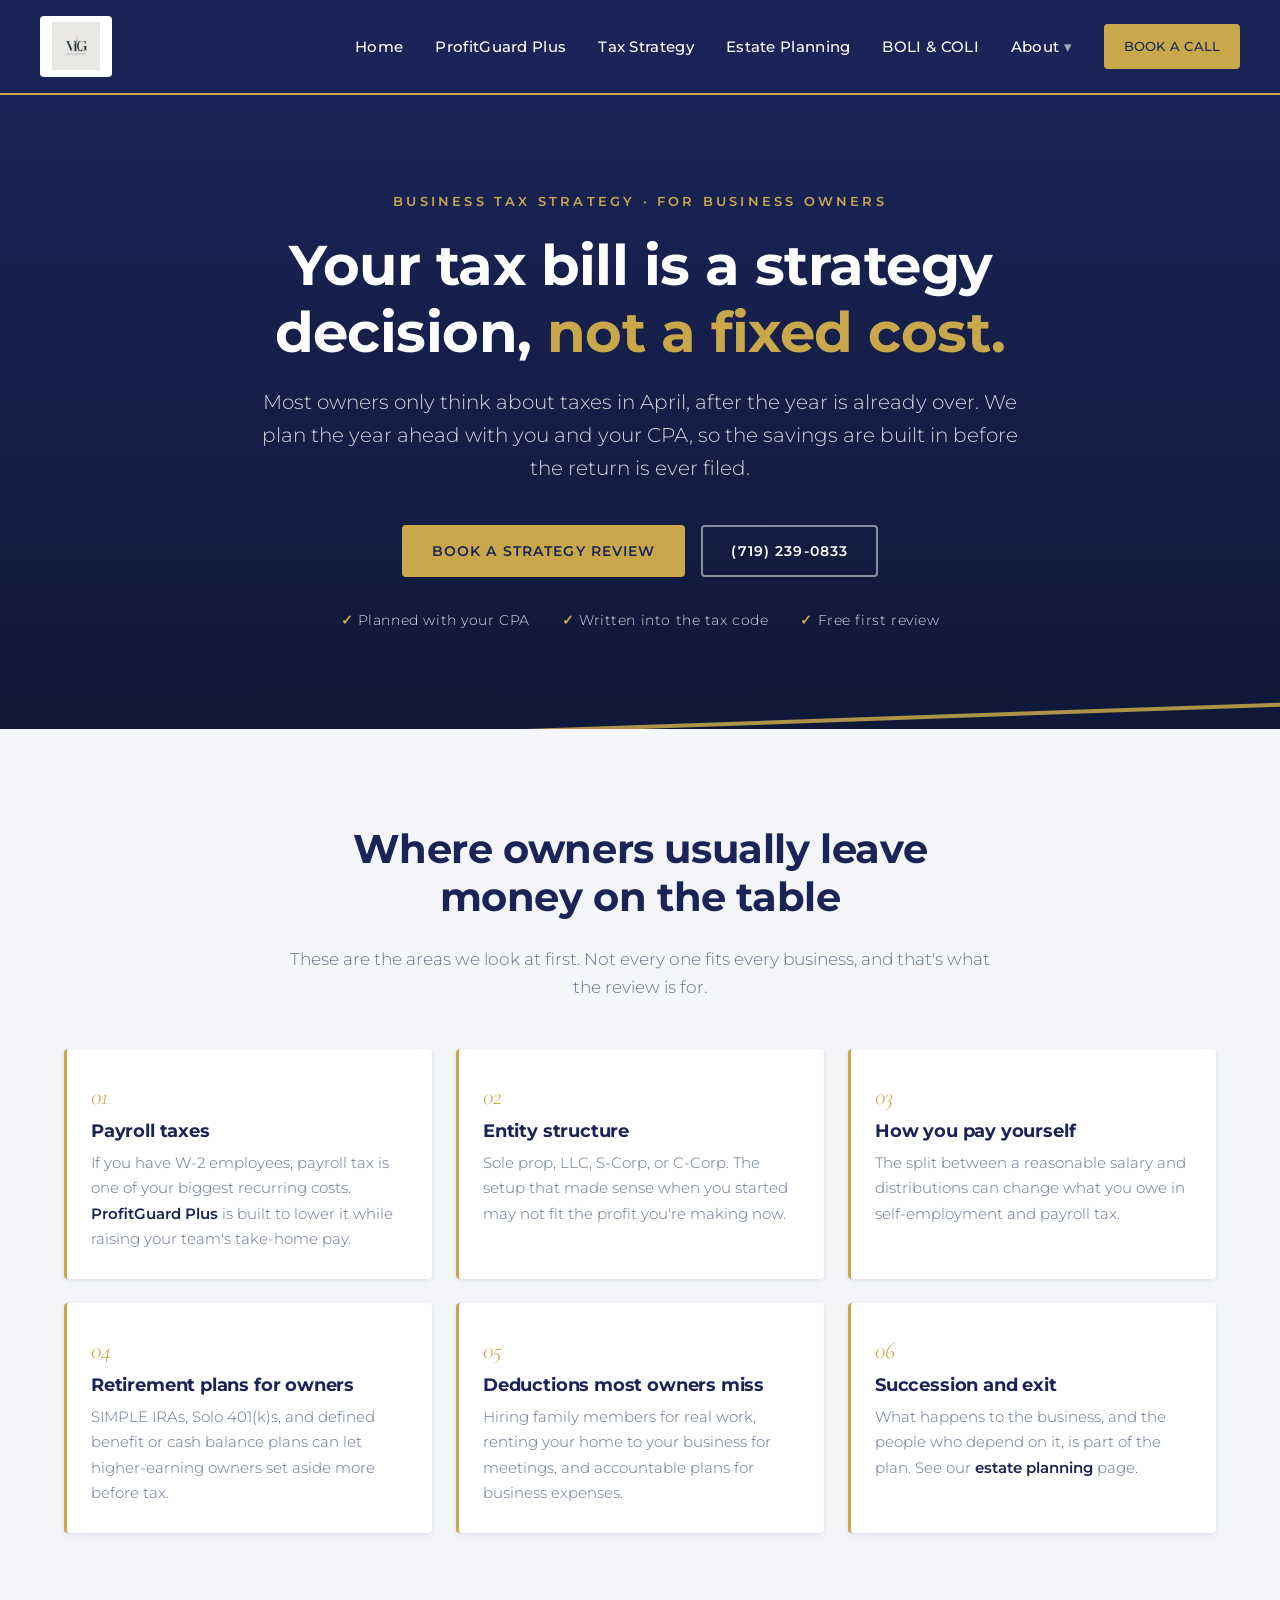
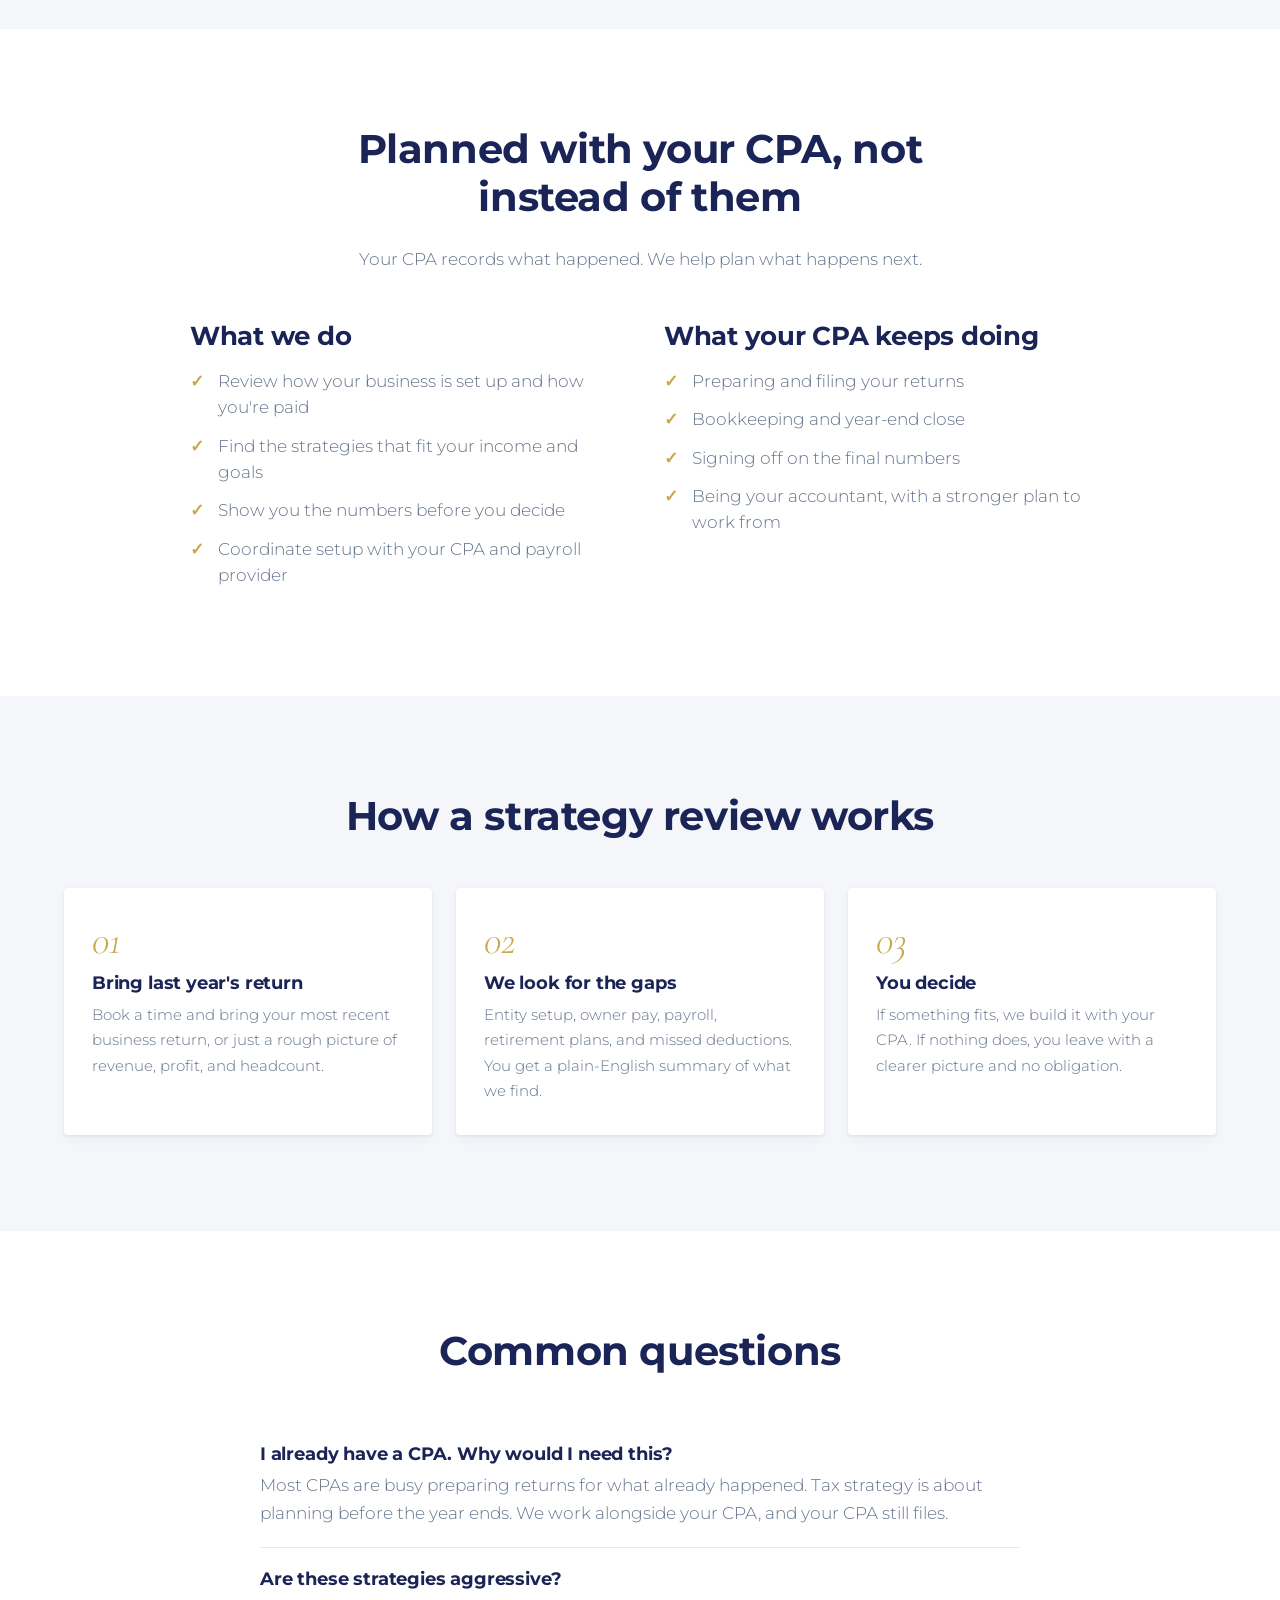
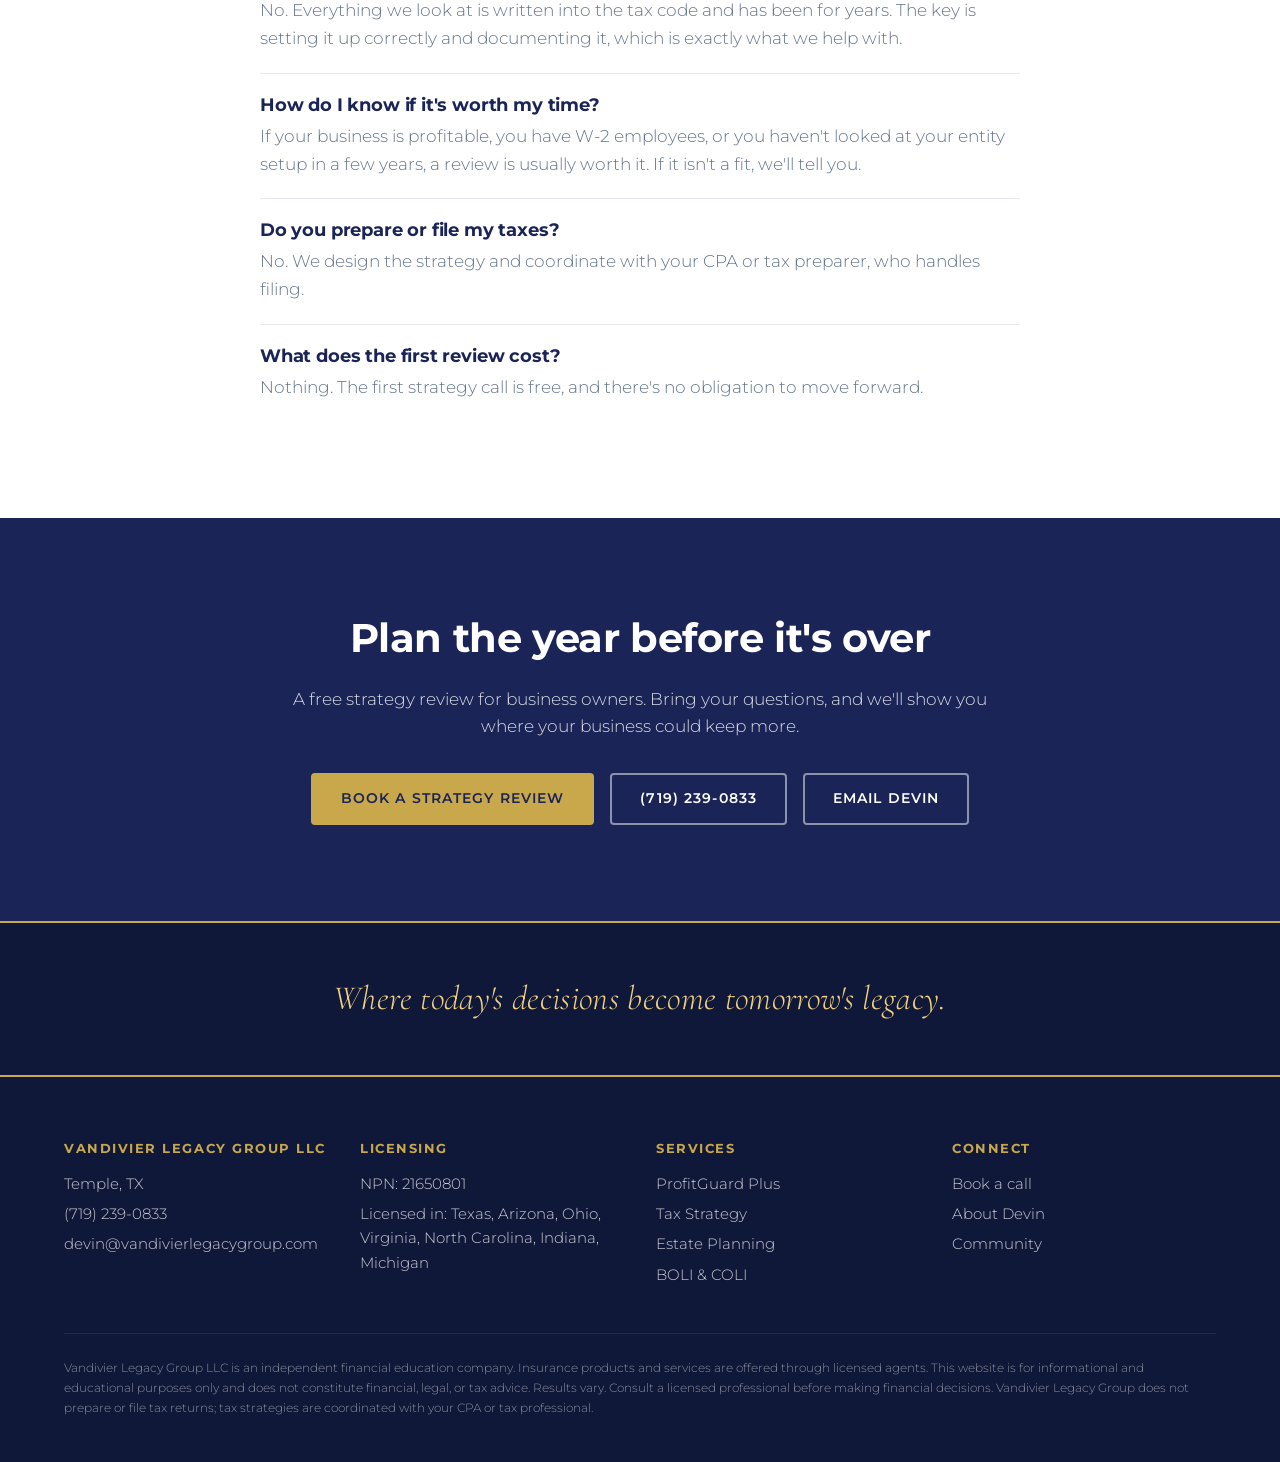
<file: services/tax-strategy.html>
<!DOCTYPE html>
<html lang="en">
<head>
  <meta charset="UTF-8">
  <meta name="viewport" content="width=device-width, initial-scale=1.0">
  <title>Business Tax Strategy for Owners | Vandivier Legacy Group, Temple TX</title>
  <meta name="description" content="Tax strategy for business owners: entity setup, owner pay, payroll taxes, and retirement plans built for owners, planned with your CPA. Free strategy review with Vandivier Legacy Group.">
  <link rel="preconnect" href="https://fonts.googleapis.com">
  <link rel="preconnect" href="https://fonts.gstatic.com" crossorigin>
  <link href="https://fonts.googleapis.com/css2?family=Cormorant+Garamond:ital,wght@1,300;1,400&family=Montserrat:wght@300;500;600;700&display=swap" rel="stylesheet">
  <link rel="stylesheet" href="/assets/css/styles.css">
  <link rel="icon" href="/assets/brand/VLG_Logo_WhiteBG.png">
  <link rel="canonical" href="https://vandivierlegacygroup.com/services/tax-strategy.html">
  <script type="application/ld+json">
{
  "@context": "https://schema.org",
  "@type": "FAQPage",
  "mainEntity": [
    {
      "@type": "Question",
      "name": "I already have a CPA. Why would I need this?",
      "acceptedAnswer": {
        "@type": "Answer",
        "text": "Most CPAs are busy preparing returns for what already happened. Tax strategy is about planning before the year ends. We work alongside your CPA, and your CPA still files."
      }
    },
    {
      "@type": "Question",
      "name": "Are these strategies aggressive?",
      "acceptedAnswer": {
        "@type": "Answer",
        "text": "No. Everything we look at is written into the tax code and has been for years. The key is setting it up correctly and documenting it, which is exactly what we help with."
      }
    },
    {
      "@type": "Question",
      "name": "How do I know if it's worth my time?",
      "acceptedAnswer": {
        "@type": "Answer",
        "text": "If your business is profitable, you have W-2 employees, or you haven't looked at your entity setup in a few years, a review is usually worth it. If it isn't a fit, we'll tell you."
      }
    },
    {
      "@type": "Question",
      "name": "Do you prepare or file my taxes?",
      "acceptedAnswer": {
        "@type": "Answer",
        "text": "No. We design the strategy and coordinate with your CPA or tax preparer, who handles filing."
      }
    },
    {
      "@type": "Question",
      "name": "What does the first review cost?",
      "acceptedAnswer": {
        "@type": "Answer",
        "text": "Nothing. The first strategy call is free, and there's no obligation to move forward."
      }
    }
  ]
}
  </script>
</head>
<body>

<header class="site-header">
  <div class="container nav-wrap">
    <a href="/" class="brand-logo">
      <img src="/assets/brand/VLG_Logo_WhiteBG.png" alt="Vandivier Legacy Group">
    </a>
    <button class="menu-toggle" aria-label="Toggle menu" aria-expanded="false">☰</button>
    <nav>
      <ul class="nav-list">
        <li><a href="/">Home</a></li>
        <li><a href="/services/profitguard-plus.html">ProfitGuard Plus</a></li>
        <li><a href="/services/tax-strategy.html">Tax Strategy</a></li>
        <li><a href="/services/estate-planning.html">Estate Planning</a></li>
        <li><a href="/services/boli-coli.html">BOLI &amp; COLI</a></li>
        <li class="has-dropdown">
          <a href="/who-is-vlg.html">About</a>
          <ul class="dropdown-menu">
            <li><a href="/who-is-vlg.html">Who is VLG</a></li>
            <li><a href="/community.html">Community</a></li>
            <li><a href="/social-media.html">Social Media</a></li>
          </ul>
        </li>
        <li class="nav-cta"><a href="https://calendly.com/vandivierlegacygroup" class="btn btn-primary">Book a call</a></li>
      </ul>
    </nav>
  </div>
</header>

<main>

  <section class="hero">
    <div class="container">
      <p class="hero-eyebrow">Business Tax Strategy · For business owners</p>
      <h1>Your tax bill is a strategy decision, <span class="accent">not a fixed cost.</span></h1>
      <p class="lede">Most owners only think about taxes in April, after the year is already over. We plan the year ahead with you and your CPA, so the savings are built in before the return is ever filed.</p>
      <div class="cta-actions">
        <a href="https://calendly.com/vandivierlegacygroup" class="btn btn-primary">Book a strategy review</a>
        <a href="tel:7192390833" class="btn btn-outline">(719) 239-0833</a>
      </div>
      <ul class="hero-points">
        <li>Planned with your CPA</li>
        <li>Written into the tax code</li>
        <li>Free first review</li>
      </ul>
    </div>
  </section>

  <section class="section bg-cream">
    <div class="container">
      <div class="section-head">
        <h2>Where owners usually leave money on the table</h2>
        <p>These are the areas we look at first. Not every one fits every business, and that's what the review is for.</p>
      </div>
      <div class="strategy-grid">
        <article class="strategy">
          <span class="num">01</span>
          <h3>Payroll taxes</h3>
          <p>If you have W-2 employees, payroll tax is one of your biggest recurring costs. <a href="/services/profitguard-plus.html">ProfitGuard Plus</a> is built to lower it while raising your team's take-home pay.</p>
        </article>
        <article class="strategy">
          <span class="num">02</span>
          <h3>Entity structure</h3>
          <p>Sole prop, LLC, S-Corp, or C-Corp. The setup that made sense when you started may not fit the profit you're making now.</p>
        </article>
        <article class="strategy">
          <span class="num">03</span>
          <h3>How you pay yourself</h3>
          <p>The split between a reasonable salary and distributions can change what you owe in self-employment and payroll tax.</p>
        </article>
        <article class="strategy">
          <span class="num">04</span>
          <h3>Retirement plans for owners</h3>
          <p>SIMPLE IRAs, Solo 401(k)s, and defined benefit or cash balance plans can let higher-earning owners set aside more before tax.</p>
        </article>
        <article class="strategy">
          <span class="num">05</span>
          <h3>Deductions most owners miss</h3>
          <p>Hiring family members for real work, renting your home to your business for meetings, and accountable plans for business expenses.</p>
        </article>
        <article class="strategy">
          <span class="num">06</span>
          <h3>Succession and exit</h3>
          <p>What happens to the business, and the people who depend on it, is part of the plan. See our <a href="/services/estate-planning.html">estate planning</a> page.</p>
        </article>
      </div>
    </div>
  </section>

  <section class="section bg-white">
    <div class="container">
      <div class="section-head">
        <h2>Planned with your CPA, not instead of them</h2>
        <p>Your CPA records what happened. We help plan what happens next.</p>
      </div>
      <div class="split-cols">
        <div>
          <h3>What we do</h3>
          <ul class="check-list">
            <li>Review how your business is set up and how you're paid</li>
            <li>Find the strategies that fit your income and goals</li>
            <li>Show you the numbers before you decide</li>
            <li>Coordinate setup with your CPA and payroll provider</li>
          </ul>
        </div>
        <div>
          <h3>What your CPA keeps doing</h3>
          <ul class="check-list">
            <li>Preparing and filing your returns</li>
            <li>Bookkeeping and year-end close</li>
            <li>Signing off on the final numbers</li>
            <li>Being your accountant, with a stronger plan to work from</li>
          </ul>
        </div>
      </div>
    </div>
  </section>

  <section class="section bg-cream">
    <div class="container">
      <div class="section-head">
        <h2>How a strategy review works</h2>
      </div>
      <div class="steps">
        <div class="step">
          <h3>Bring last year's return</h3>
          <p>Book a time and bring your most recent business return, or just a rough picture of revenue, profit, and headcount.</p>
        </div>
        <div class="step">
          <h3>We look for the gaps</h3>
          <p>Entity setup, owner pay, payroll, retirement plans, and missed deductions. You get a plain-English summary of what we find.</p>
        </div>
        <div class="step">
          <h3>You decide</h3>
          <p>If something fits, we build it with your CPA. If nothing does, you leave with a clearer picture and no obligation.</p>
        </div>
      </div>
    </div>
  </section>

  <section class="section bg-white">
    <div class="container">
      <div class="section-head">
        <h2>Common questions</h2>
      </div>
      <div class="narrow-copy">
        <div class="faq-item">
          <h3>I already have a CPA. Why would I need this?</h3>
          <p>Most CPAs are busy preparing returns for what already happened. Tax strategy is about planning before the year ends. We work alongside your CPA, and your CPA still files.</p>
        </div>
        <div class="faq-item">
          <h3>Are these strategies aggressive?</h3>
          <p>No. Everything we look at is written into the tax code and has been for years. The key is setting it up correctly and documenting it, which is exactly what we help with.</p>
        </div>
        <div class="faq-item">
          <h3>How do I know if it's worth my time?</h3>
          <p>If your business is profitable, you have W-2 employees, or you haven't looked at your entity setup in a few years, a review is usually worth it. If it isn't a fit, we'll tell you.</p>
        </div>
        <div class="faq-item">
          <h3>Do you prepare or file my taxes?</h3>
          <p>No. We design the strategy and coordinate with your CPA or tax preparer, who handles filing.</p>
        </div>
        <div class="faq-item">
          <h3>What does the first review cost?</h3>
          <p>Nothing. The first strategy call is free, and there's no obligation to move forward.</p>
        </div>
      </div>
    </div>
  </section>

  <section class="cta-section">
    <div class="container">
      <h2>Plan the year before it's over</h2>
      <p>A free strategy review for business owners. Bring your questions, and we'll show you where your business could keep more.</p>
      <div class="cta-actions">
        <a href="https://calendly.com/vandivierlegacygroup" class="btn btn-primary">Book a strategy review</a>
        <a href="tel:7192390833" class="btn btn-outline">(719) 239-0833</a>
        <a href="mailto:devin@vandivierlegacygroup.com" class="btn btn-outline">Email Devin</a>
      </div>
    </div>
  </section>

  <section class="slogan-strip">
    <div class="container">
      <p>Where today's decisions become tomorrow's legacy.</p>
    </div>
  </section>

</main>

<footer class="site-footer">
  <div class="container">
    <div class="footer-top">
      <div class="footer-col">
        <h4>Vandivier Legacy Group LLC</h4>
        <p>Temple, TX</p>
        <p><a href="tel:7192390833">(719) 239-0833</a></p>
        <p><a href="mailto:devin@vandivierlegacygroup.com">devin@vandivierlegacygroup.com</a></p>
      </div>
      <div class="footer-col">
        <h4>Licensing</h4>
        <p>NPN: 21650801</p>
        <p>Licensed in: Texas, Arizona, Ohio, Virginia, North Carolina, Indiana, Michigan</p>
      </div>
      <div class="footer-col">
        <h4>Services</h4>
        <p><a href="/services/profitguard-plus.html">ProfitGuard Plus</a></p>
        <p><a href="/services/tax-strategy.html">Tax Strategy</a></p>
        <p><a href="/services/estate-planning.html">Estate Planning</a></p>
        <p><a href="/services/boli-coli.html">BOLI &amp; COLI</a></p>
      </div>
      <div class="footer-col">
        <h4>Connect</h4>
        <p><a href="https://calendly.com/vandivierlegacygroup">Book a call</a></p>
        <p><a href="/who-is-vlg.html">About Devin</a></p>
        <p><a href="/community.html">Community</a></p>
      </div>
    </div>
    <p class="footer-disclaimer">Vandivier Legacy Group LLC is an independent financial education company. Insurance products and services are offered through licensed agents. This website is for informational and educational purposes only and does not constitute financial, legal, or tax advice. Results vary. Consult a licensed professional before making financial decisions. Vandivier Legacy Group does not prepare or file tax returns; tax strategies are coordinated with your CPA or tax professional.</p>
  </div>
</footer>

<script src="/assets/js/main.js"></script>
</body>
</html>
</file>
<file: assets/css/styles.css>
/* Vandivier Legacy Group — Brand System
   Colors, type, and primitives per brief 2026-04-30. */

:root {
  --navy: #1A2456;
  --navy-deep: #0F1838;
  --gold: #C9A84C;
  --light-gold: #F0D080;
  --cream: #F4F6FA;
  --white: #FFFFFF;
  --slate: #64748B;
  --ink: #1A2030;

  --font-sans: 'Montserrat', -apple-system, BlinkMacSystemFont, 'Segoe UI', Roboto, sans-serif;
  --font-serif: 'Cormorant Garamond', Georgia, serif;

  --max-width: 1200px;
  --gap-sm: 0.75rem;
  --gap-md: 1.5rem;
  --gap-lg: 3rem;
  --gap-xl: 6rem;

  --radius: 4px;
  --shadow-card: 0 1px 3px rgba(26, 36, 86, 0.08), 0 4px 12px rgba(26, 36, 86, 0.04);
  --shadow-lift: 0 12px 32px rgba(26, 36, 86, 0.12);
  --transition: 200ms ease-out;
}

*, *::before, *::after { box-sizing: border-box; }

html { scroll-behavior: smooth; }

body {
  margin: 0;
  font-family: var(--font-sans);
  font-weight: 300;
  font-size: 17px;
  line-height: 1.65;
  color: var(--ink);
  background: var(--cream);
  -webkit-font-smoothing: antialiased;
}

h1, h2, h3, h4 {
  font-family: var(--font-sans);
  font-weight: 700;
  line-height: 1.2;
  letter-spacing: -0.01em;
  margin: 0 0 0.6em;
  color: var(--navy);
}
h1 { font-size: clamp(2.25rem, 5vw, 3.5rem); }
h2 { font-size: clamp(1.75rem, 3.5vw, 2.5rem); }
h3 { font-size: clamp(1.25rem, 2.2vw, 1.625rem); }
h4 { font-size: 1rem; letter-spacing: 0.08em; text-transform: uppercase; }

p { margin: 0 0 1em; }
a {
  color: var(--navy);
  text-decoration: none;
  transition: color var(--transition);
}
a:hover { color: var(--gold); }

img { max-width: 100%; height: auto; display: block; }

.container {
  max-width: var(--max-width);
  margin: 0 auto;
  padding: 0 1.5rem;
}

/* ==== Header / Nav ==== */
.site-header {
  background: var(--navy);
  color: var(--white);
  position: sticky;
  top: 0;
  z-index: 100;
  border-bottom: 2px solid var(--gold);
}
.nav-wrap {
  display: flex;
  align-items: center;
  justify-content: space-between;
  padding: 1rem 0;
}
.brand-logo {
  display: flex;
  align-items: center;
  gap: 0.75rem;
}
.brand-logo {
  /* TEMPORARY: white-bg logo sits in a white pill until Devin's transparent variant arrives. */
  background: var(--white);
  padding: 0.4rem 0.75rem;
  border-radius: var(--radius);
}
.brand-logo img {
  height: 48px;
  width: auto;
}
.nav-list {
  list-style: none;
  margin: 0;
  padding: 0;
  display: flex;
  align-items: center;
  gap: 2rem;
}
.nav-list a {
  color: var(--white);
  font-weight: 500;
  font-size: 0.95rem;
  letter-spacing: 0.02em;
  position: relative;
}
.nav-list a:hover { color: var(--light-gold); }
.nav-list .has-dropdown { position: relative; }
.nav-list .has-dropdown > a::after { content: ' ▾'; opacity: 0.6; }
.dropdown-menu {
  display: none;
  position: absolute;
  top: 100%;
  left: -0.75rem;
  background: var(--navy);
  border-top: 2px solid var(--gold);
  min-width: 220px;
  list-style: none;
  margin: 0;
  padding: 0.5rem 0;
  box-shadow: var(--shadow-lift);
}
.has-dropdown:hover .dropdown-menu,
.has-dropdown:focus-within .dropdown-menu,
.has-dropdown.is-open .dropdown-menu {
  display: block;
}
.dropdown-menu a {
  display: block;
  padding: 0.6rem 1.25rem;
  font-weight: 400;
}
.menu-toggle {
  display: none;
  background: transparent;
  border: 0;
  color: var(--white);
  font-size: 1.5rem;
  padding: 0.5rem;
  cursor: pointer;
}

/* ==== Buttons ==== */
.btn {
  display: inline-block;
  padding: 0.875em 2em;
  font-family: var(--font-sans);
  font-weight: 600;
  font-size: 0.875rem;
  letter-spacing: 0.08em;
  text-transform: uppercase;
  border: 2px solid transparent;
  border-radius: var(--radius);
  cursor: pointer;
  transition: all var(--transition);
  white-space: nowrap;
}
.btn-primary { background: var(--gold); color: var(--navy); border-color: var(--gold); }
.btn-primary:hover { background: var(--light-gold); border-color: var(--light-gold); color: var(--navy); }
.btn-outline { background: transparent; color: var(--white); border-color: rgba(255,255,255,0.5); }
.btn-outline:hover { background: var(--white); color: var(--navy); border-color: var(--white); }
.btn-ghost { background: transparent; color: var(--navy); border-color: var(--navy); }
.btn-ghost:hover { background: var(--navy); color: var(--white); }

/* ==== Hero ==== */
.hero {
  background: linear-gradient(180deg, var(--navy) 0%, var(--navy-deep) 100%);
  color: var(--white);
  padding: var(--gap-xl) 0;
  text-align: center;
  position: relative;
  overflow: hidden;
}
.hero::after {
  content: '';
  position: absolute;
  bottom: 0;
  left: 50%;
  transform: translateX(-50%) rotate(-2deg);
  width: 140%;
  height: 4px;
  background: var(--gold);
  opacity: 0.85;
}
.hero h1 { color: var(--white); margin-bottom: 1.25rem; max-width: 900px; margin-left: auto; margin-right: auto; }
.hero h1 .accent { color: var(--gold); }
.hero p.lede {
  font-size: clamp(1.05rem, 2vw, 1.25rem);
  max-width: 760px;
  margin: 0 auto 2.5rem;
  color: rgba(255, 255, 255, 0.82);
  font-weight: 300;
}
.cta-actions {
  display: flex;
  gap: 1rem;
  justify-content: center;
  flex-wrap: wrap;
}

/* ==== Sections ==== */
.section { padding: var(--gap-xl) 0; }
.section-head { text-align: center; max-width: 720px; margin: 0 auto var(--gap-lg); }
.section-head p { color: var(--slate); }

.bg-cream { background: var(--cream); }
.bg-white { background: var(--white); }
.bg-navy { background: var(--navy); color: var(--white); }
.bg-navy h2, .bg-navy h3, .bg-navy h4 { color: var(--white); }
.bg-navy p { color: rgba(255, 255, 255, 0.82); }

/* ==== Value props ==== */
.props-grid {
  display: grid;
  grid-template-columns: repeat(auto-fit, minmax(260px, 1fr));
  gap: var(--gap-lg);
}
.prop { text-align: center; padding: 0 1rem; }
.prop .icon-wrap {
  display: inline-flex;
  align-items: center;
  justify-content: center;
  width: 64px;
  height: 64px;
  border-radius: 50%;
  background: var(--navy);
  color: var(--gold);
  margin-bottom: 1.25rem;
  font-size: 1.5rem;
  font-weight: 700;
}
.prop p { color: var(--slate); }

/* ==== Service cards ==== */
.services-grid {
  display: grid;
  grid-template-columns: repeat(auto-fit, minmax(280px, 1fr));
  gap: var(--gap-md);
}
.service-card {
  background: var(--cream);
  padding: 2rem;
  border-left: 3px solid var(--gold);
  border-radius: var(--radius);
  transition: transform var(--transition), box-shadow var(--transition);
}
.service-card:hover {
  transform: translateY(-4px);
  box-shadow: var(--shadow-lift);
}
.service-card h3 { margin-bottom: 0.75rem; }
.service-card p { color: var(--slate); font-size: 0.95rem; }
.service-card .read-more {
  font-weight: 600;
  font-size: 0.9rem;
  letter-spacing: 0.02em;
  display: inline-block;
  margin-top: 0.5rem;
}

/* ==== CTA section (dark) ==== */
.cta-section { padding: var(--gap-xl) 0; background: var(--navy); color: var(--white); text-align: center; }
.cta-section h2 { color: var(--white); }
.cta-section p { color: rgba(255, 255, 255, 0.85); max-width: 720px; margin: 0 auto 2rem; font-size: 1.05rem; }

/* ==== Slogan strip ==== */
.slogan-strip {
  padding: var(--gap-lg) 0;
  background: var(--navy-deep);
  border-top: 2px solid var(--gold);
  text-align: center;
}
.slogan-strip p {
  font-family: var(--font-serif);
  font-style: italic;
  font-weight: 300;
  font-size: clamp(1.5rem, 3vw, 2.125rem);
  color: var(--light-gold);
  margin: 0;
  letter-spacing: 0.01em;
}

/* ==== Coming-soon stubs ==== */
.coming-soon {
  padding: var(--gap-xl) 0;
  text-align: center;
  background: var(--cream);
  min-height: 60vh;
  display: flex;
  align-items: center;
  justify-content: center;
}
.coming-soon-inner { max-width: 640px; margin: 0 auto; padding: 0 1.5rem; }
.coming-soon h1 { color: var(--navy); }
.coming-soon p { color: var(--slate); font-size: 1.05rem; }
.coming-soon .accent-bar {
  display: inline-block;
  width: 64px;
  height: 3px;
  background: var(--gold);
  margin: 1rem auto 1.5rem;
}

/* ==== Footer ==== */
.site-footer {
  background: var(--navy-deep);
  color: rgba(255, 255, 255, 0.7);
  padding: 4rem 0 2rem;
  border-top: 2px solid var(--gold);
}
.footer-top {
  display: grid;
  grid-template-columns: repeat(3, 1fr);
  gap: 3rem;
  margin-bottom: 2.5rem;
}
.footer-col h4 {
  color: var(--gold);
  font-size: 0.8rem;
  letter-spacing: 0.12em;
  text-transform: uppercase;
  margin-bottom: 1rem;
}
.footer-col p, .footer-col a {
  font-size: 0.92rem;
  color: rgba(255, 255, 255, 0.78);
}
.footer-col a:hover { color: var(--light-gold); }
.footer-col p { margin: 0 0 0.4em; }
.footer-disclaimer {
  font-size: 0.78rem;
  line-height: 1.6;
  color: rgba(255, 255, 255, 0.5);
  padding-top: 1.5rem;
  border-top: 1px solid rgba(255, 255, 255, 0.08);
  max-width: 100%;
}

/* ==== Mobile ==== */
@media (max-width: 768px) {
  .menu-toggle { display: block; }
  .nav-list {
    display: none;
    flex-direction: column;
    align-items: flex-start;
    gap: 0;
    position: absolute;
    top: 100%;
    left: 0;
    right: 0;
    background: var(--navy);
    padding: 1rem 1.5rem;
    border-top: 1px solid rgba(255, 255, 255, 0.08);
    border-bottom: 2px solid var(--gold);
  }
  .nav-list.is-open { display: flex; }
  .nav-list > li { width: 100%; padding: 0.5rem 0; }
  .has-dropdown:hover .dropdown-menu { display: none; }
  .has-dropdown.is-open .dropdown-menu {
    display: block;
    position: static;
    box-shadow: none;
    background: transparent;
    padding: 0.5rem 0 0;
    min-width: 0;
    border-top: 0;
  }
  .dropdown-menu a { padding-left: 1.25rem; }
  .footer-top { grid-template-columns: 1fr; gap: 2rem; }
  .hero { padding: var(--gap-lg) 0; }
}

/* ==== ProfitGuard Plus page primitives ==== */
.hero-eyebrow {
  color: var(--gold);
  font-size: 0.8rem;
  font-weight: 600;
  letter-spacing: 0.25em;
  text-transform: uppercase;
  margin: 0 0 1.25rem;
}

.narrow-copy { max-width: 760px; margin: 0 auto; }
.narrow-copy p { color: var(--ink); font-size: 1.05rem; }

.split-cols {
  display: grid;
  grid-template-columns: 1fr 1fr;
  gap: var(--gap-lg);
  max-width: 900px;
  margin: 0 auto;
}
.split-cols h3 { margin-bottom: 1rem; }

.check-list { list-style: none; padding: 0; margin: 0; }
.check-list li {
  position: relative;
  padding: 0 0 0 1.75rem;
  margin-bottom: 0.75rem;
  color: var(--slate);
  line-height: 1.55;
}
.check-list li::before {
  content: '✓';
  position: absolute;
  left: 0;
  top: 0;
  color: var(--gold);
  font-weight: 700;
}

.gates-grid { max-width: 780px; margin: 0 auto; grid-template-columns: 1fr 1fr; }

.faq-item { padding: 1.25rem 0; border-bottom: 1px solid rgba(26, 36, 86, 0.1); }
.faq-item:last-child { border-bottom: 0; }
.faq-item h3 { font-size: 1.1rem; margin-bottom: 0.5rem; }
.faq-item p { color: var(--slate); margin: 0; }

.lead-form {
  max-width: 560px;
  margin: 0 auto;
  background: var(--cream);
  border: 1px solid rgba(26, 36, 86, 0.08);
  border-radius: var(--radius);
  box-shadow: var(--shadow-card);
  padding: 2rem;
}
.form-row { margin-bottom: 1.1rem; }
.form-row label {
  display: block;
  font-size: 0.8rem;
  font-weight: 600;
  letter-spacing: 0.06em;
  text-transform: uppercase;
  color: var(--navy);
  margin-bottom: 0.35rem;
}
.form-row input {
  width: 100%;
  padding: 0.75rem 0.9rem;
  font-family: var(--font-sans);
  font-size: 1rem;
  color: var(--ink);
  background: var(--white);
  border: 1px solid rgba(26, 36, 86, 0.18);
  border-radius: var(--radius);
  outline: none;
  transition: border-color var(--transition);
}
.form-row input:focus { border-color: var(--gold); }
.form-submit { width: 100%; margin-top: 0.5rem; }
.form-note {
  color: var(--slate);
  font-size: 0.85rem;
  text-align: center;
  margin: 1rem 0 0;
}

/* ==== Community page ==== */
.affiliation-list { list-style: none; padding: 0; margin: 0; max-width: 720px; margin: 0 auto; }
.affiliation-list li {
  position: relative;
  padding: 1rem 0 1rem 1.9rem;
  border-bottom: 1px solid rgba(26, 36, 86, 0.1);
  color: var(--ink);
  line-height: 1.5;
}
.affiliation-list li:last-child { border-bottom: 0; }
.affiliation-list li::before {
  content: '';
  position: absolute;
  left: 0;
  top: 1.55rem;
  width: 10px;
  height: 10px;
  background: var(--gold);
}
.affiliation-list .affil-name { font-weight: 600; color: var(--navy); }
.affiliation-list .affil-role { color: var(--slate); font-size: 0.95rem; display: block; }

@media (max-width: 768px) {
  .split-cols { grid-template-columns: 1fr; gap: var(--gap-md); }
  .gates-grid { grid-template-columns: 1fr; }
  .lead-form { padding: 1.5rem 1.25rem; }
}

.doc-viewer {
  max-width: 900px;
  margin: 0 auto;
  border: 1px solid rgba(26, 36, 86, 0.12);
  border-radius: var(--radius);
  box-shadow: var(--shadow-card);
  overflow: hidden;
  background: var(--white);
}
.doc-viewer iframe {
  display: block;
  width: 100%;
  height: 640px;
  border: 0;
}
.doc-note {
  max-width: 900px;
  margin: 1rem auto 0;
  text-align: center;
  font-size: 0.9rem;
  color: var(--slate);
}
@media (max-width: 700px) {
  .doc-viewer iframe { height: 420px; }
}

/* ---- Tax-first restructure (draft 2026-10-29) ---- */
.nav-list .nav-cta a.btn { color: var(--navy); padding: 0.6rem 1.1rem; font-size: 0.8rem; }
.nav-list .nav-cta a.btn:hover { color: var(--navy); }

.hero-points { list-style: none; padding: 0; margin: 2rem auto 0; display: flex; flex-wrap: wrap; justify-content: center; gap: 0.75rem 2rem; position: relative; z-index: 1; }
.hero-points li { color: rgba(255,255,255,0.85); font-size: 0.9rem; letter-spacing: 0.04em; }
.hero-points li::before { content: '✓ '; color: var(--gold); font-weight: 700; }

.feature-grid { display: grid; grid-template-columns: 1fr 1fr; gap: var(--gap-md); }
.feature-card { background: var(--white); border-top: 4px solid var(--gold); border-radius: var(--radius); box-shadow: var(--shadow-card); padding: 2.25rem 2rem; display: flex; flex-direction: column; transition: box-shadow var(--transition), transform var(--transition); }
.feature-card:hover { box-shadow: var(--shadow-lift); transform: translateY(-2px); }
.feature-card .feature-tag { font-size: 0.75rem; letter-spacing: 0.12em; text-transform: uppercase; color: var(--gold); font-weight: 700; margin-bottom: 0.5rem; }
.feature-card h3 { margin-bottom: 0.75rem; }
.feature-card p { color: var(--slate); }
.feature-card .check-list { margin-bottom: 1.5rem; }
.feature-card .btn { margin-top: auto; align-self: flex-start; }

.steps { display: grid; grid-template-columns: repeat(3, 1fr); gap: var(--gap-md); counter-reset: step; }
.step { background: var(--white); border-radius: var(--radius); box-shadow: var(--shadow-card); padding: 2rem 1.75rem; position: relative; }
.step::before { counter-increment: step; content: counter(step, decimal-leading-zero); display: block; font-family: var(--font-serif); font-style: italic; font-size: 2.5rem; color: var(--gold); line-height: 1; margin-bottom: 0.75rem; }
.step h3 { font-size: 1.15rem; margin-bottom: 0.5rem; }
.step p { color: var(--slate); margin: 0; font-size: 0.95rem; }

.strategy-grid { display: grid; grid-template-columns: repeat(3, 1fr); gap: var(--gap-md); }
.strategy { background: var(--white); border-left: 3px solid var(--gold); border-radius: var(--radius); box-shadow: var(--shadow-card); padding: 1.75rem 1.5rem; }
.strategy .num { font-family: var(--font-serif); font-style: italic; color: var(--gold); font-size: 1.5rem; display: block; margin-bottom: 0.25rem; }
.strategy h3 { font-size: 1.15rem; margin-bottom: 0.5rem; }
.strategy p { color: var(--slate); font-size: 0.95rem; margin: 0; }
.strategy a { font-weight: 600; }

.who-list { display: grid; grid-template-columns: repeat(4, 1fr); gap: var(--gap-md); text-align: center; }
.who-list div { padding: 1.5rem 1rem; border: 1px solid rgba(26,36,86,0.12); border-radius: var(--radius); background: var(--white); }
.who-list h3 { font-size: 1rem; margin-bottom: 0.4rem; }
.who-list p { color: var(--slate); font-size: 0.9rem; margin: 0; }

.estate-band { display: grid; grid-template-columns: 1.4fr 1fr; gap: var(--gap-lg); align-items: center; }
.estate-band .cta-actions { justify-content: flex-start; }

@media (max-width: 900px) {
  .strategy-grid, .steps { grid-template-columns: 1fr 1fr; }
  .who-list { grid-template-columns: 1fr 1fr; }
}
@media (max-width: 768px) {
  .nav-list .nav-cta { padding-top: 0.75rem; }
  .feature-grid, .steps, .strategy-grid, .estate-band { grid-template-columns: 1fr; }
}
@media (max-width: 480px) {
  .who-list { grid-template-columns: 1fr; }
}
.site-footer .footer-top { grid-template-columns: repeat(4, 1fr); gap: 2rem; }
.feature-grid > *, .strategy-grid > *, .steps > * { min-width: 0; }
@media (max-width: 900px) { .site-footer .footer-top { grid-template-columns: 1fr 1fr; } }
@media (max-width: 768px) {
  .btn { white-space: normal; text-align: center; }
  .feature-card { padding: 1.75rem 1.25rem; }
  .site-footer .footer-top { grid-template-columns: 1fr; }
}

/* Partners (hidden page) logo grid */
.partner-grid { list-style: none; padding: 0; margin: 0 auto; max-width: 960px; display: grid; grid-template-columns: repeat(4, 1fr); gap: var(--gap-md); }
.partner-logo { background: var(--white); border-radius: var(--radius); box-shadow: var(--shadow-card); aspect-ratio: 3 / 2; display: flex; align-items: center; justify-content: center; padding: 1.25rem; }
.partner-logo img { max-width: 100%; max-height: 100%; object-fit: contain; }
.partner-placeholder { color: rgba(26, 36, 86, 0.35); font-size: 0.85rem; letter-spacing: 0.08em; text-transform: uppercase; border: 2px dashed rgba(26, 36, 86, 0.15); box-shadow: none; }
@media (max-width: 768px) { .partner-grid { grid-template-columns: 1fr 1fr; } }
@media (min-width: 900px) { .who-list { grid-template-columns: repeat(5, 1fr); } }
</file>
